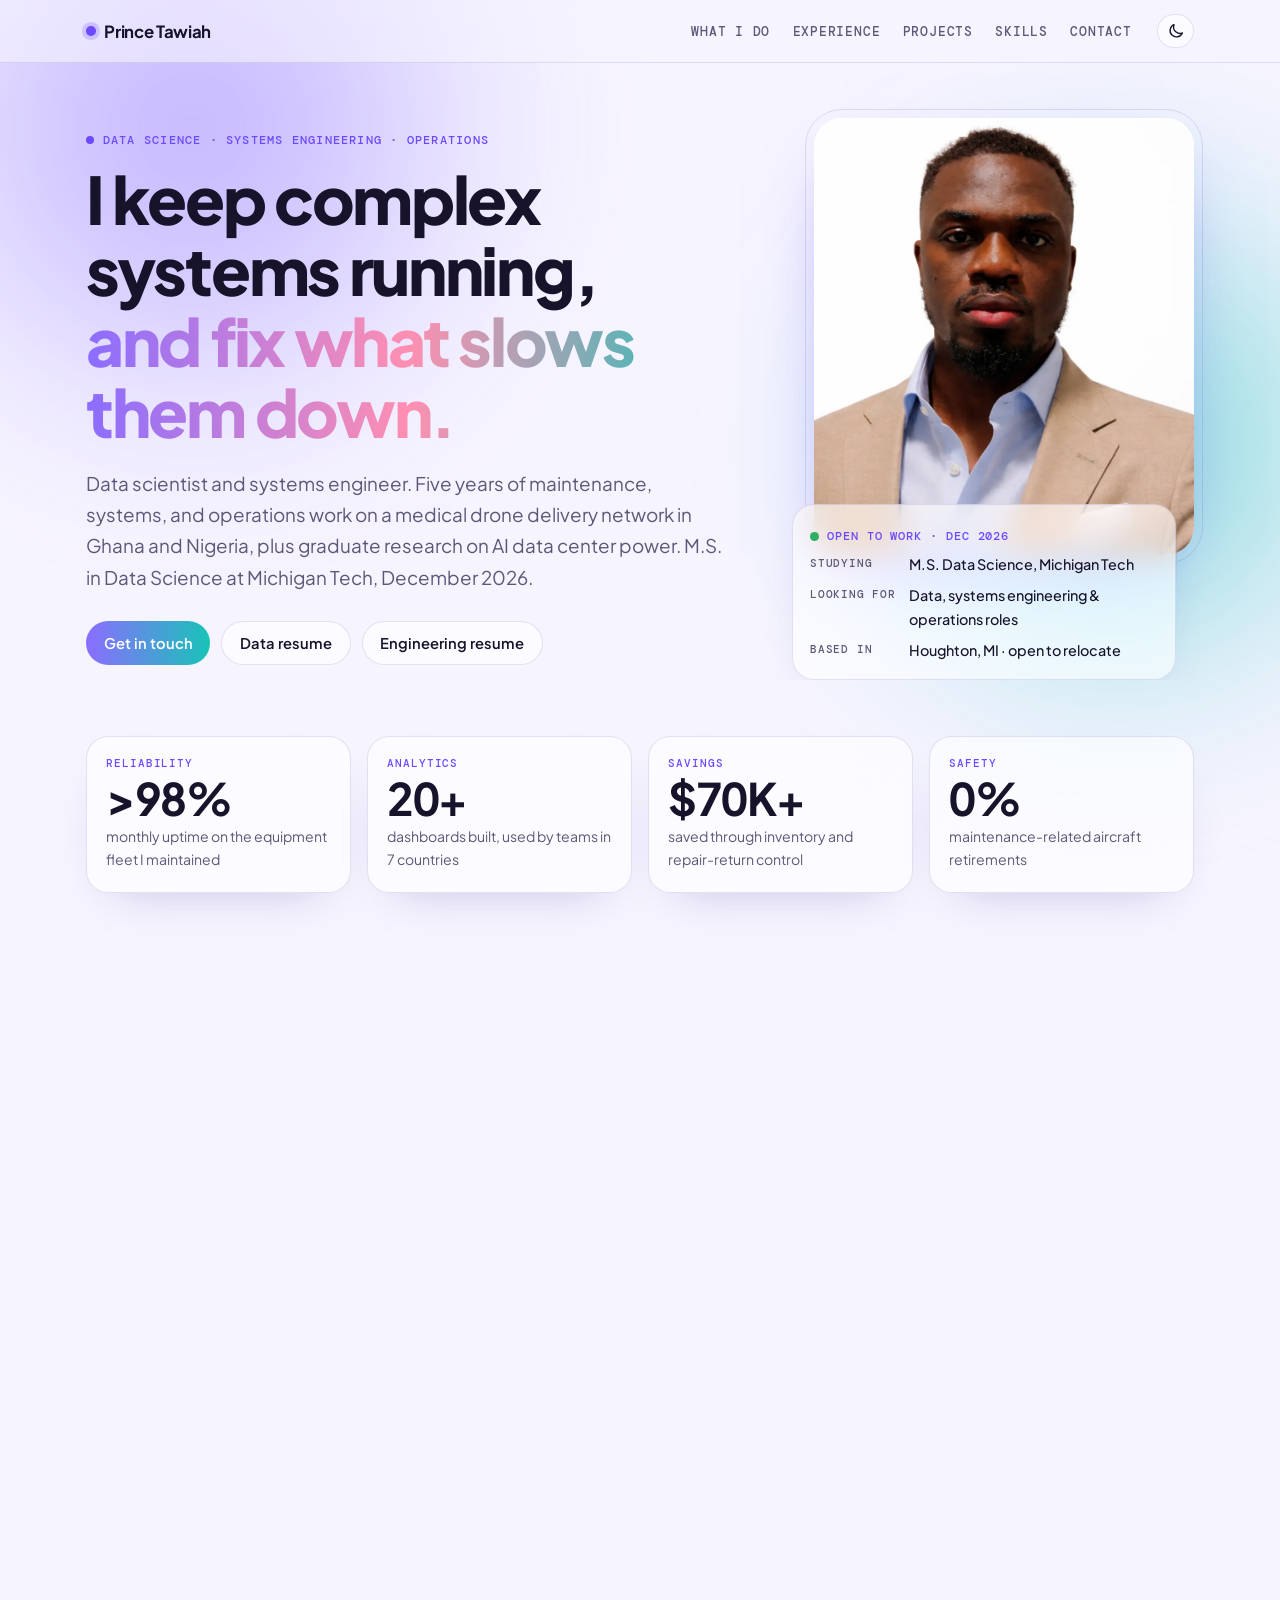
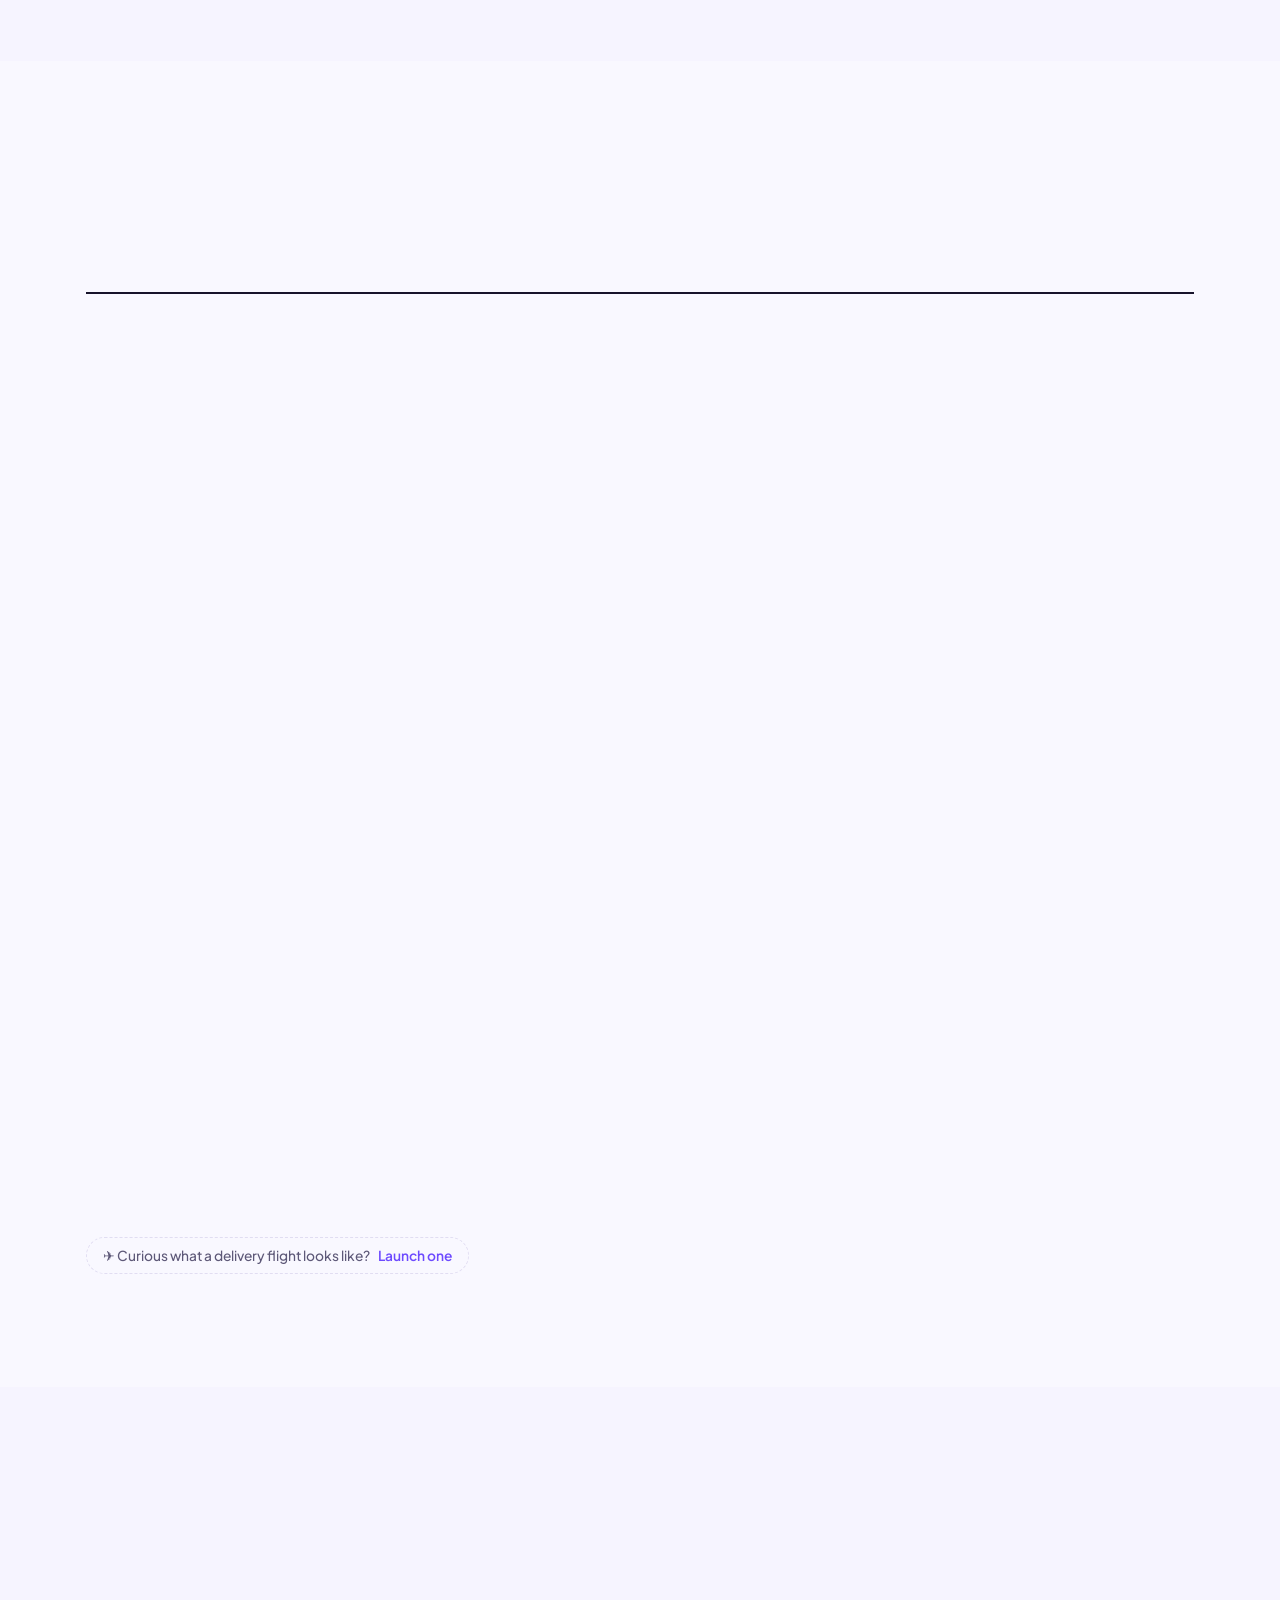
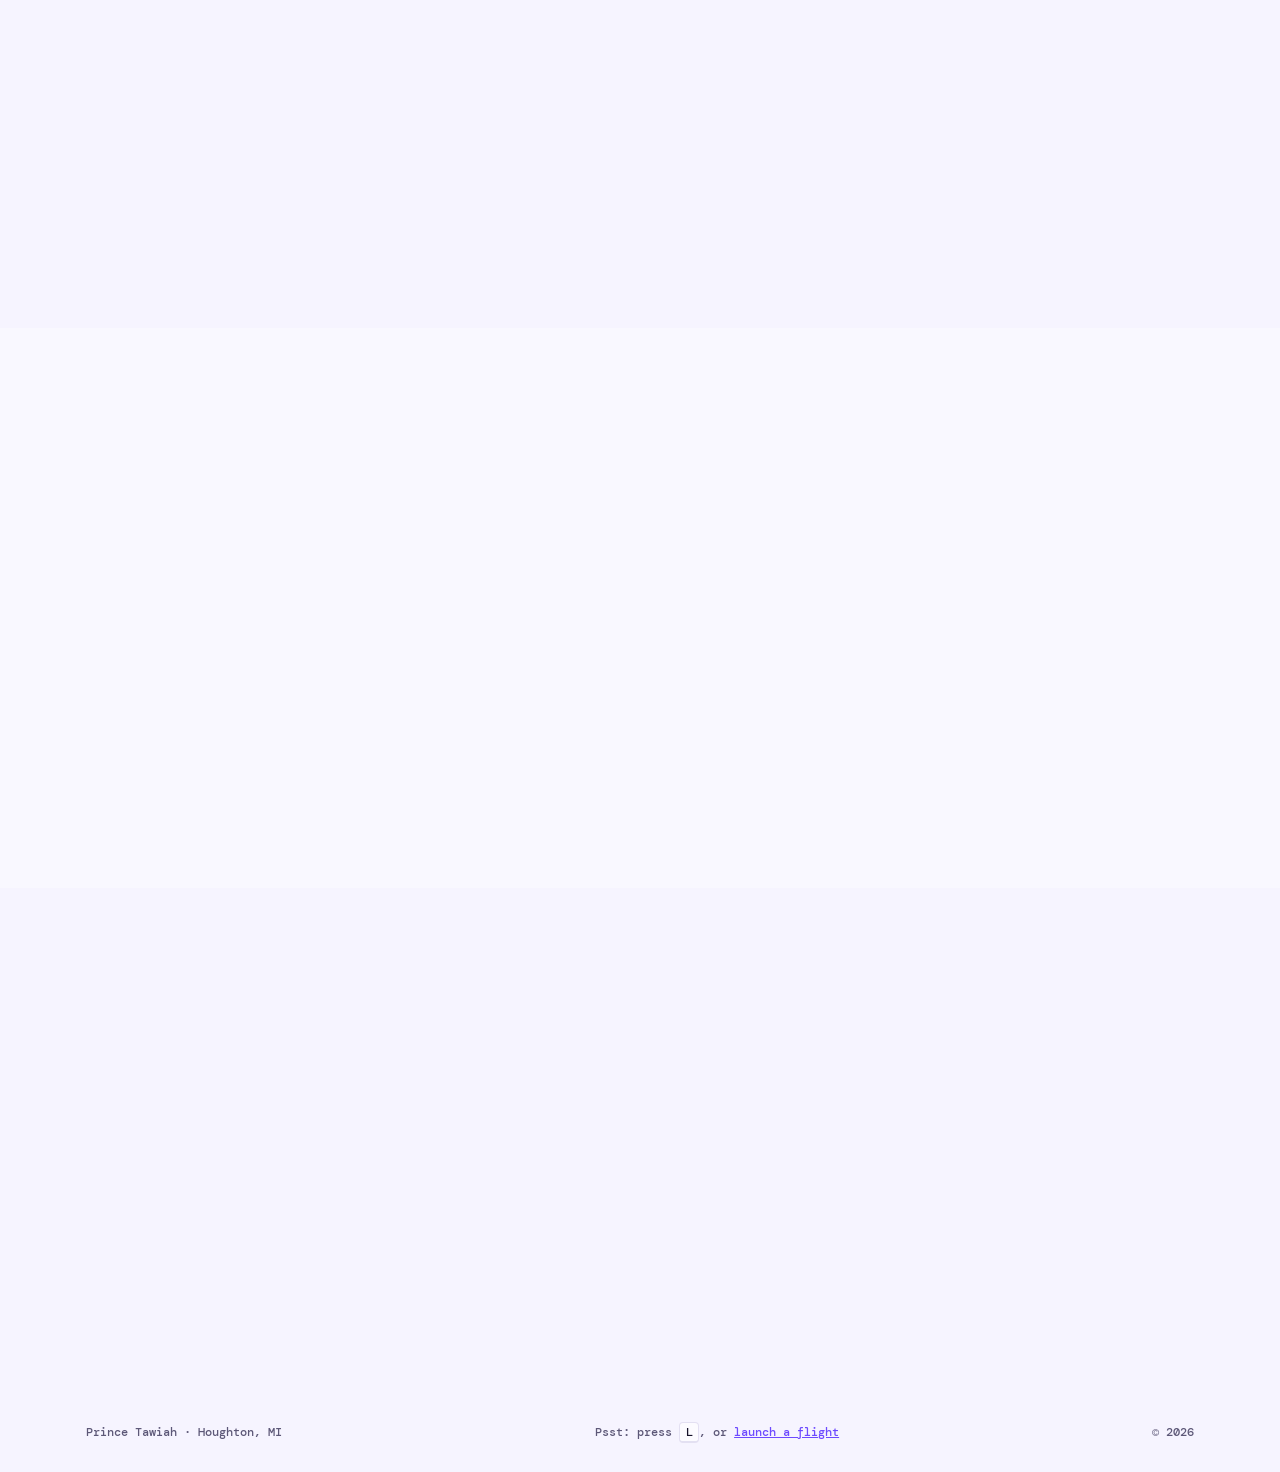
<file: index.html>
<!doctype html><html lang="en"><head><meta charset="utf-8"><meta name="viewport" content="width=device-width,initial-scale=1"><title>Prince Tawiah | Data, Engineering &amp; Operations</title>
<meta name="description" content="Prince Tawiah: data science, field and systems engineering, and flight operations from five years running a drone delivery distribution center in Ghana.">
<link rel="preconnect" href="https://fonts.googleapis.com"><link rel="preconnect" href="https://fonts.gstatic.com" crossorigin>
<link href="https://fonts.googleapis.com/css2?family=Plus+Jakarta+Sans:wght@400;500;600;700;800&family=DM+Mono:wght@500&display=swap" rel="stylesheet">
<link rel="stylesheet" href="style.css">
</head><body><a class="skip" href="#main">Skip to content</a>
<header class="bar">
  <div class="wrap bar-in">
    <a class="mark" href="#top"><span class="dot" aria-hidden="true"></span>Prince Tawiah</a>
    <nav class="menu" id="menu" aria-label="Primary"><a href="#what">What I do</a><a href="#log">Experience</a><a href="#work">Projects</a><a href="#skills">Skills</a><a href="#contact">Contact</a></nav>
    <div class="bar-tools"><button class="tool icon-btn" id="theme" type="button" aria-label="Switch theme"></button><button class="tool menu-btn" id="menu-btn" type="button" aria-expanded="false" aria-controls="menu">Menu</button></div>
  </div>
</header>

<main id="main">
  <section class="hero" id="top">
    <div class="wrap hero-grid">
      <div>
        <p class="kicker"><span class="live" aria-hidden="true"></span>Data science · Systems engineering · Operations</p>
        <h1><span class="sr">I keep complex systems running, and use data to improve reliability.</span><span aria-hidden="true">I keep complex systems running, <em class="rot"><span class="on">and fix what slows them down.</span><span>and catch faults before they fail.</span><span>and lead the teams that maintain them.</span><span>and use data to improve reliability.</span></em></span></h1>
        <p class="lede">Data scientist and systems engineer. Five years of maintenance, systems, and operations work on a medical drone delivery network in Ghana and Nigeria, plus graduate research on AI data center power. M.S. in Data Science at Michigan Tech, December 2026.</p>
        <div class="actions">
          <a class="btn primary" href="#contact">Get in touch</a>
          <a class="btn" href="assets/Prince_Tawiah_Resume_Data.pdf" data-cv="data">Data resume</a>
          <a class="btn" href="assets/Prince_Tawiah_Resume_Engineering.pdf" data-cv="engineering">Engineering resume</a>
        </div>
      </div>
      <figure class="portrait rv">
        <div class="frame"><img src="assets/prince-tawiah-professional.webp" alt="Prince Tawiah" width="900" height="1350"></div>
        <figcaption class="now">
          <span class="status"><i aria-hidden="true"></i>Open to work · Dec 2026</span>
          <dl>
            <div><dt>Studying</dt><dd>M.S. Data Science, Michigan Tech</dd></div>
            <div><dt>Looking for</dt><dd>Data, systems engineering &amp; operations roles</dd></div>
            <div><dt>Based in</dt><dd>Houghton, MI · open to relocate</dd></div>
          </dl>
        </figcaption>
      </figure>
    </div>
  </section>

  <section class="readouts wrap" aria-label="Highlights">
    <div><span class="lbl">Reliability</span><strong data-to="98" data-pre="&gt;" data-suf="%">&gt;98%</strong><span>monthly uptime on the equipment fleet I maintained</span></div>
    <div><span class="lbl">Analytics</span><strong data-to="20" data-suf="+">20+</strong><span>dashboards built, used by teams in 7 countries</span></div>
    <div><span class="lbl">Savings</span><strong data-to="70" data-pre="$" data-suf="K+">$70K+</strong><span>saved through inventory and repair-return control</span></div>
    <div><span class="lbl">Safety</span><strong>0%</strong><span>maintenance-related aircraft retirements</span></div>
  </section>

  <section class="sec wrap" id="what">
    <header class="sec-head"><p class="kicker">01 · What I do</p><h2>Three skill sets, one person.</h2><p>I’m most useful where hardware, operations, and data meet: keeping systems up, finding why they fail, and turning the numbers into decisions.</p></header>
    <div class="caps">
      <article class="cap rv"><span class="n">01</span><h3>Data &amp; analytics</h3><p>SQL, Python, and Spark pipelines; dashboards people actually use; machine learning from computer vision to risk prediction.</p><ul><li>20+ Mode dashboards on Snowflake and Databricks</li><li>Distributed ML on a 10-node Spark cluster</li><li>GPU and facility power modeling research</li></ul></article>
      <article class="cap rv"><span class="n">02</span><h3>Systems &amp; field engineering</h3><p>Hands-on maintenance and troubleshooting across power, networking, communications, battery charging, and control systems.</p><ul><li>Faults traced across hardware, software, and site infrastructure</li><li>Fixes tested with engineering teams</li><li>Multi-site installs brought to go-live in Nigeria</li></ul></article>
      <article class="cap rv"><span class="n">03</span><h3>Operations &amp; leadership</h3><p>Running daily operations under real constraints, leading technicians, and building the processes that keep work safe.</p><ul><li>Interim operations manager</li><li>Incident investigations and SOP changes</li><li>Lockout/tagout and Jira triage workflows</li></ul></article>
    </div>
  </section>

  <section class="sec band" id="log">
    <div class="wrap">
      <header class="sec-head"><p class="kicker">02 · Experience</p><h2>Where I’ve done it.</h2></header>
      <div class="logbook" role="list">
        <div class="entry rv" role="listitem"><span class="when">Expected Dec 2026</span><div><h3>M.S. Data Science <small>Michigan Technological University</small></h3><p>Graduate research on AI data center power demand: modeling GPU and CPU utilization and validating it against measured facility power.</p></div></div>
        <div class="org rv"><span>Zipline · medical drone delivery</span><span>Ghana &amp; Nigeria · 2019–2025</span></div>
        <div class="entry rv" role="listitem"><span class="when">Dec 2019 – Jan 2025</span><div><h3>Maintenance Technician <small>Systems &amp; fleet</small></h3><p>Maintained launch and recovery systems, battery charging, power, network and communications, ground control stations, and the aircraft fleet: &gt;98% monthly uptime and 0% maintenance-related retirements. Supervised and mentored flight technicians.</p></div></div>
        <div class="entry rv" role="listitem"><span class="when">Ghana</span><div><h3>Flight Operator <small>Operations</small></h3><p>Launches, recoveries, mission monitoring, weather go/no-go calls, and coordination with air traffic control and the Ghana Air Force. Mentored new operators. Best Flight Operator, 2023.</p></div></div>
        <div class="entry rv" role="listitem"><span class="when">Jan 2022 – Dec 2024</span><div><h3>Interim Operations Manager <small>Leadership</small></h3><p>Ran daily operations and the team through leadership gaps while keeping delivery targets.</p></div></div>
        <div class="entry rv" role="listitem"><span class="when">Jan 2022 – Oct 2022</span><div><h3>Systems Installation Lead <small>Deployment · Nigeria</small></h3><p>Brought up multiple new sites, leading battery charging installation through go-live.</p></div></div>
        <div class="entry rv" role="listitem"><span class="when">Feb 2023 – Mar 2024</span><div><h3>Quartermaster <small>Supply</small></h3><p>Spare-parts inventory and repair returns: 100% accuracy, zero stockouts, $70K+ saved.</p></div></div>
        <div class="entry rv" role="listitem"><span class="when">2017</span><div><h3>Intern Engineer <small>Ghana Grid Company</small></h3><p>Internship with Ghana’s national electricity transmission company during my telecommunication engineering degree.</p></div></div>
      </div>
      <button class="egg-hint" type="button" data-launch>✈ Curious what a delivery flight looks like? <span>Launch one</span></button>
    </div>
  </section>

  <section class="sec wrap" id="work">
    <header class="sec-head"><p class="kicker">03 · Projects</p><h2>Selected work.</h2></header>
    <div class="cards">
      <a class="card rv" target="_blank" rel="noreferrer"><span class="tag">Research</span><h3>AI data center power model</h3><p>Marconi100 telemetry replayed through a stage-aware GPU power model and validated against measured facility power.</p></a>
      <a class="card rv" href="https://github.com/tbless19/galamsey-cnn-classifier" target="_blank" rel="noreferrer"><span class="tag">Computer vision</span><h3>Galamsey classifier</h3><p>Leakage-safe CNN detecting illegal gold mining in satellite imagery: 96.7% test accuracy, about 0.99 ROC-AUC.</p><span class="go">Repository ↗</span></a>
      <a class="card rv" href="https://github.com/tbless19/CVD_-Risk_Prediction_Analysis" target="_blank" rel="noreferrer"><span class="tag">Apache Spark</span><h3>Cardiovascular risk prediction</h3><p>Five distributed ML pipelines on a 10-node Spark cluster, up to 5× faster than single-node.</p><span class="go">Repository ↗</span></a>
    </div>
  </section>

  <section class="sec band" id="skills">
    <div class="wrap split">
      <div>
        <p class="kicker">04 · Skills &amp; education</p>
        <h2>Toolkit.</h2>
        <div class="skill-groups">
          <div><h3>Data</h3><ul class="chips"><li>Python</li><li>SQL</li><li>R</li><li>Spark</li><li>Snowflake</li><li>Databricks</li><li>BigQuery</li><li>TensorFlow</li><li>scikit-learn</li><li>Mode</li><li>Power BI</li></ul></div>
          <div><h3>Engineering &amp; operations</h3><ul class="chips"><li>Electrical &amp; power systems</li><li>Networking &amp; comms</li><li>Troubleshooting</li><li>Preventive maintenance</li><li>Lockout/tagout</li><li>Jira</li><li>SOPs &amp; incident review</li></ul></div>
        </div>
      </div>
      <div class="edu">
        <div class="rv"><span class="tag">Education</span><h3>M.S. Data Science</h3><p>Michigan Technological University · Expected Dec 2026</p></div>
        <div class="rv"><span class="tag">Education</span><h3>B.Sc. Telecommunication Engineering</h3><p>KNUST, Kumasi · 2018</p></div>
      </div>
    </div>
  </section>

  <section class="sec wrap" id="contact">
    <div class="cta rv">
      <div><p class="kicker">05 · Contact</p><h2>Let’s build something reliable.</h2><p>Open to data, field and systems engineering, data center, and operations roles. Happy to relocate.</p></div>
      <div class="reach">
        <a href="mailto:ptawiah.st@gmail.com"><span>Email</span>ptawiah.st@gmail.com</a>
        <a href="https://www.linkedin.com/in/ptawia3" target="_blank" rel="noreferrer"><span>LinkedIn</span>linkedin.com/in/ptawia3</a>
        <a href="https://github.com/tbless19" target="_blank" rel="noreferrer"><span>GitHub</span>github.com/tbless19</a>
      </div>
    </div>
  </section>
</main>
<footer class="foot wrap"><span>Prince Tawiah · Houghton, MI</span><span class="psst">Psst: press <kbd>L</kbd>, or <button type="button" class="linkish" data-launch>launch a flight</button></span><span>© <span id="yr">2026</span></span></footer>

<dialog class="flight" id="flight" aria-labelledby="flight-title">
  <div class="flight-head">
    <div><p class="kicker">Hidden hangar</p><h2 id="flight-title">A delivery flight, the way I used to run them.</h2></div>
    <button class="tool" type="button" id="flight-close">Close</button>
  </div>
  <p class="flight-sub">At Zipline I kept every stage of this loop working: the launcher, the aircraft, the recovery system, and the charging, power, and network gear behind them.</p>
  <figure class="profile" aria-label="Animated mission profile: launch, cruise, drop, return, recover">
    <svg id="mp" viewBox="0 50 1200 290" role="img" aria-hidden="true">
        <defs>
          <pattern id="hatch" width="8" height="8" patternUnits="userSpaceOnUse" patternTransform="rotate(45)"><line x1="0" y1="0" x2="0" y2="8" class="hatch"/></pattern>
        </defs>
        <line x1="0" y1="318" x2="1200" y2="318" class="ground"/>
        <rect x="0" y="318" width="1200" height="22" fill="url(#hatch)"/>
        <!-- launcher -->
        <g class="rig"><path d="M56 316 L150 286" class="rail"/><path d="M70 316 L76 300 M110 316 L112 296 M140 316 L140 289" class="leg"/><rect x="40" y="306" width="34" height="12" rx="2" class="box"/></g>
        <!-- facility -->
        <g class="facility" transform="translate(712 278)"><path d="M0 40 V14 L26 0 L52 14 V40 Z" class="bld"/><path d="M22 18 h8 v6 h6 v8 h-6 v6 h-8 v-6 h-6 v-8 h6 z" class="cross"/></g>
        <circle cx="738" cy="316" r="16" class="zone"/>
        <!-- recovery -->
        <g class="rig"><path d="M1096 318 V206 M1176 318 V206" class="post"/><path id="wire" d="M1096 214 L1176 214" class="wire"/></g>
        <!-- path -->
        <path id="route" d="M150 286 C 230 226, 270 120, 380 112 L 560 112 C 630 112, 650 176, 712 176 L 770 176 C 840 176, 860 100, 940 100 L 990 100 C 1050 100, 1090 170, 1136 214" class="route"/>
        <path id="trail" d="M150 286 C 230 226, 270 120, 380 112 L 560 112 C 630 112, 650 176, 712 176 L 770 176 C 840 176, 860 100, 940 100 L 990 100 C 1050 100, 1090 170, 1136 214" class="trail" pathLength="1000"/>
        <!-- package with paper drogue -->
        <g id="pkg" opacity="0"><path d="M-12 -26 Q0 -40 12 -26 Z" class="canopy"/><path d="M-11 -26 L-3 -6 M11 -26 L3 -6" class="lines"/><rect x="-6" y="-6" width="12" height="10" rx="1.5" class="box"/></g>
        <!-- aircraft, side view: pod body, high straight wing, wing-mounted prop, boom, tail, tailhook -->
        <g id="zip">
          <g class="ac">
            <path d="M-39.5 -0.6 L-39.1 -10.3 L-33.8 -10.3 L-31.4 -0.6 Z" class="fin"/>
            <path d="M-40.6 2.4 L-36.5 -0.2" class="hook"/>
            <path d="M-15 -1.9 L-15 -8.6 L-9.6 -8.6 L-10.2 -6 Q-10 -3.2 -7 -3 Z" class="pylon"/>
            <path d="M28.8 0 C28.8 -3.2 22 -4.5 10 -4.4 C0 -4.2 -8 -2 -17.4 -0.6 L-41.5 -0.5 L-41.5 0.7 L-17.4 0.8 C-8 2.6 0 4.8 10 4.8 C22 4.8 28.8 3.2 28.8 0 Z" class="pod"/>
            <path d="M5 -4.35 Q11 -6.3 18 -4.3 Q11 -4.8 5 -4.35 Z" class="canopy-top"/>
            <rect x="19.2" y="4.4" width="1.6" height="1.6" rx=".4" class="tab"/>
            <rect x="-17.4" y="-9.7" width="11" height="2.1" rx="1" class="nacelle"/>
            <ellipse cx="-18" cy="-8.65" rx=".75" ry="5.8" class="prop"/>
            <ellipse cx="-5.8" cy="-8.65" rx=".75" ry="5.8" class="prop"/>
          </g>
        </g>
      </svg>
    <ol class="phases" id="phase-legend">
      <li data-p="0"><b>T+00</b>Launch</li>
      <li data-p="1"><b>Cruise</b>Monitor</li>
      <li data-p="2"><b>Drop</b>Deliver</li>
      <li data-p="3"><b>Return</b>Inbound</li>
      <li data-p="4"><b>Recover</b>Catch</li>
    </ol>
    <figcaption>Illustration: the aircraft launches from a catapult, drops its package under a paper parachute, and is caught by its tailhook on a recovery wire.</figcaption>
  </figure>
</dialog>

<dialog class="cv" id="cv" aria-labelledby="cv-title">
  <div class="cv-head">
    <div class="cv-tabs" role="tablist" aria-label="Resume version">
      <button type="button" role="tab" data-cv-tab="data" aria-selected="true">Data</button>
      <button type="button" role="tab" data-cv-tab="engineering" aria-selected="false">Engineering</button>
    </div>
    <h2 id="cv-title" class="sr">Resume preview</h2>
    <div class="cv-actions">
      <button type="button" class="btn primary" id="cv-dl">Download PDF</button>
      <a class="btn cv-open" id="cv-open" href="assets/Prince_Tawiah_Resume_Data.pdf" target="_blank" rel="noopener">Open in new tab</a>
      <button type="button" class="tool" id="cv-close" aria-label="Close resume preview">Close</button>
    </div>
  </div>
  <p class="cv-msg" id="cv-msg" role="status" hidden></p>
  <div class="cv-page"><img id="cv-img" src="assets/resume_data.webp" alt="Prince Tawiah, data resume, page 1" width="1445" height="1870"><p class="cv-hint">Tap the page to zoom</p></div>
</dialog>
<script src="site.js"></script>
</body></html>
</file>
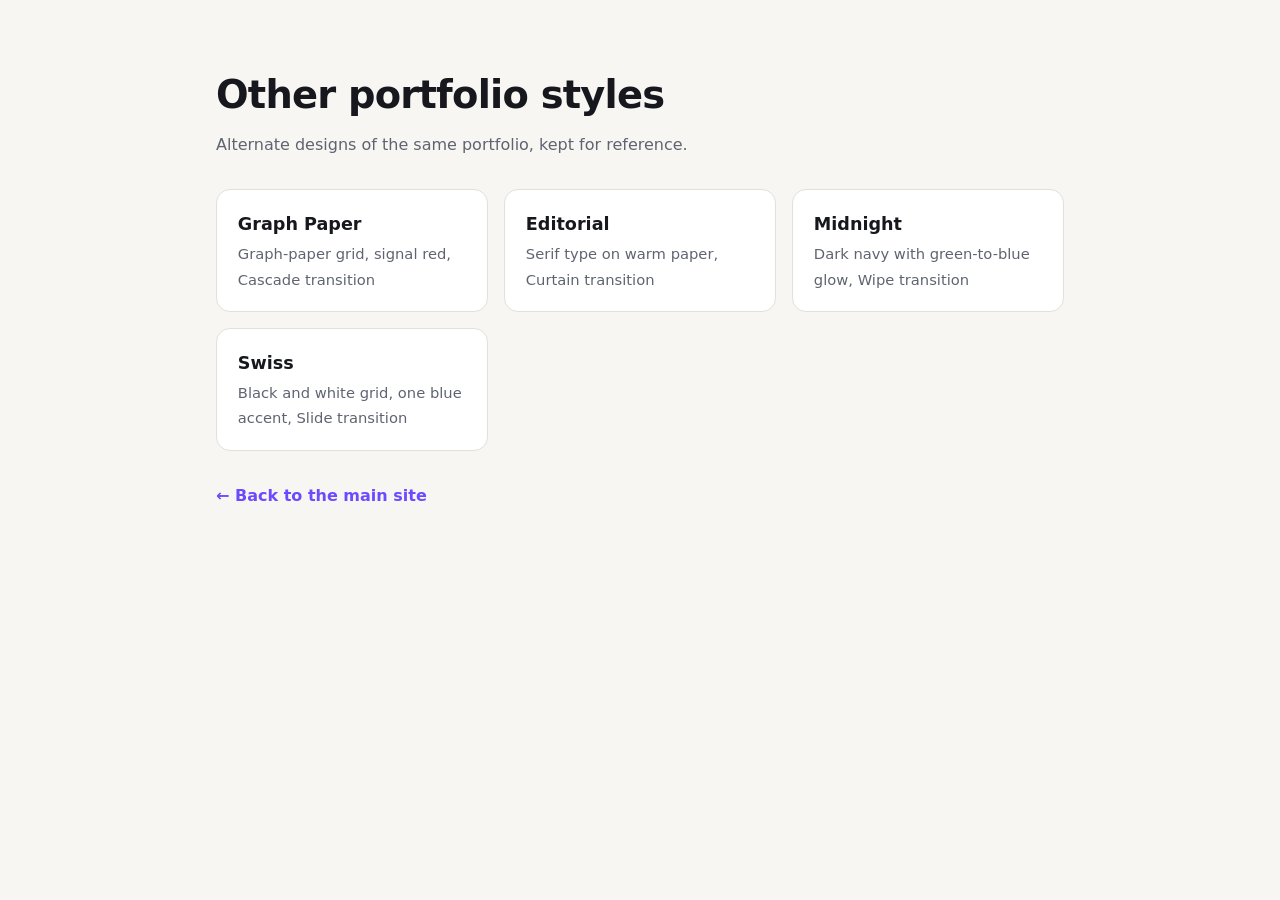
<file: styles/index.html>
<!doctype html>
<html lang="en">
<head>
<meta charset="utf-8">
<meta name="viewport" content="width=device-width,initial-scale=1">
<meta name="robots" content="noindex">
<title>Portfolio styles | Prince Tawiah</title>
<style>
:root{--bg:#f7f6f2;--panel:#fff;--ink:#16181d;--muted:#5f6470;--line:#e2e0d8;--sig:#6d4aff}
@media (prefers-color-scheme:dark){:root{--bg:#0e0f14;--panel:#171922;--ink:#eceef4;--muted:#9aa0ae;--line:#272a36;--sig:#a48bff}}
*{box-sizing:border-box}
body{margin:0;background:var(--bg);color:var(--ink);font:400 1rem/1.6 system-ui,-apple-system,"Segoe UI",Arial,sans-serif}
main{width:min(880px,100%);margin:0 auto;padding:clamp(2rem,6vw,4rem) 16px}
h1{font-size:clamp(1.8rem,4vw,2.4rem);letter-spacing:-.02em;margin:0 0 .4rem}
p{color:var(--muted);margin:0 0 2rem}
ul{list-style:none;padding:0;margin:0;display:grid;grid-template-columns:repeat(auto-fit,minmax(240px,1fr));gap:1rem}
a.card{display:block;text-decoration:none;color:inherit;background:var(--panel);border:1px solid var(--line);border-radius:14px;padding:1.2rem 1.3rem;transition:transform .2s,border-color .2s}
a.card:hover{transform:translateY(-3px);border-color:var(--sig)}
a.card b{display:block;font-size:1.1rem;margin-bottom:.2rem}
a.card span{color:var(--muted);font-size:.92rem}
.back{display:inline-block;margin-top:2rem;color:var(--sig);font-weight:600;text-decoration:none}
</style>
</head>
<body>
<main>
  <h1>Other portfolio styles</h1>
  <p>Alternate designs of the same portfolio, kept for reference.</p>
  <ul>
    <li><a class="card" href="graph-paper/"><b>Graph Paper</b><span>Graph-paper grid, signal red, Cascade transition</span></a></li>
    <li><a class="card" href="editorial/"><b>Editorial</b><span>Serif type on warm paper, Curtain transition</span></a></li>
    <li><a class="card" href="midnight/"><b>Midnight</b><span>Dark navy with green-to-blue glow, Wipe transition</span></a></li>
    <li><a class="card" href="swiss/"><b>Swiss</b><span>Black and white grid, one blue accent, Slide transition</span></a></li>
  </ul>
  <a class="back" href="../">← Back to the main site</a>
</main>
</body>
</html>
</file>
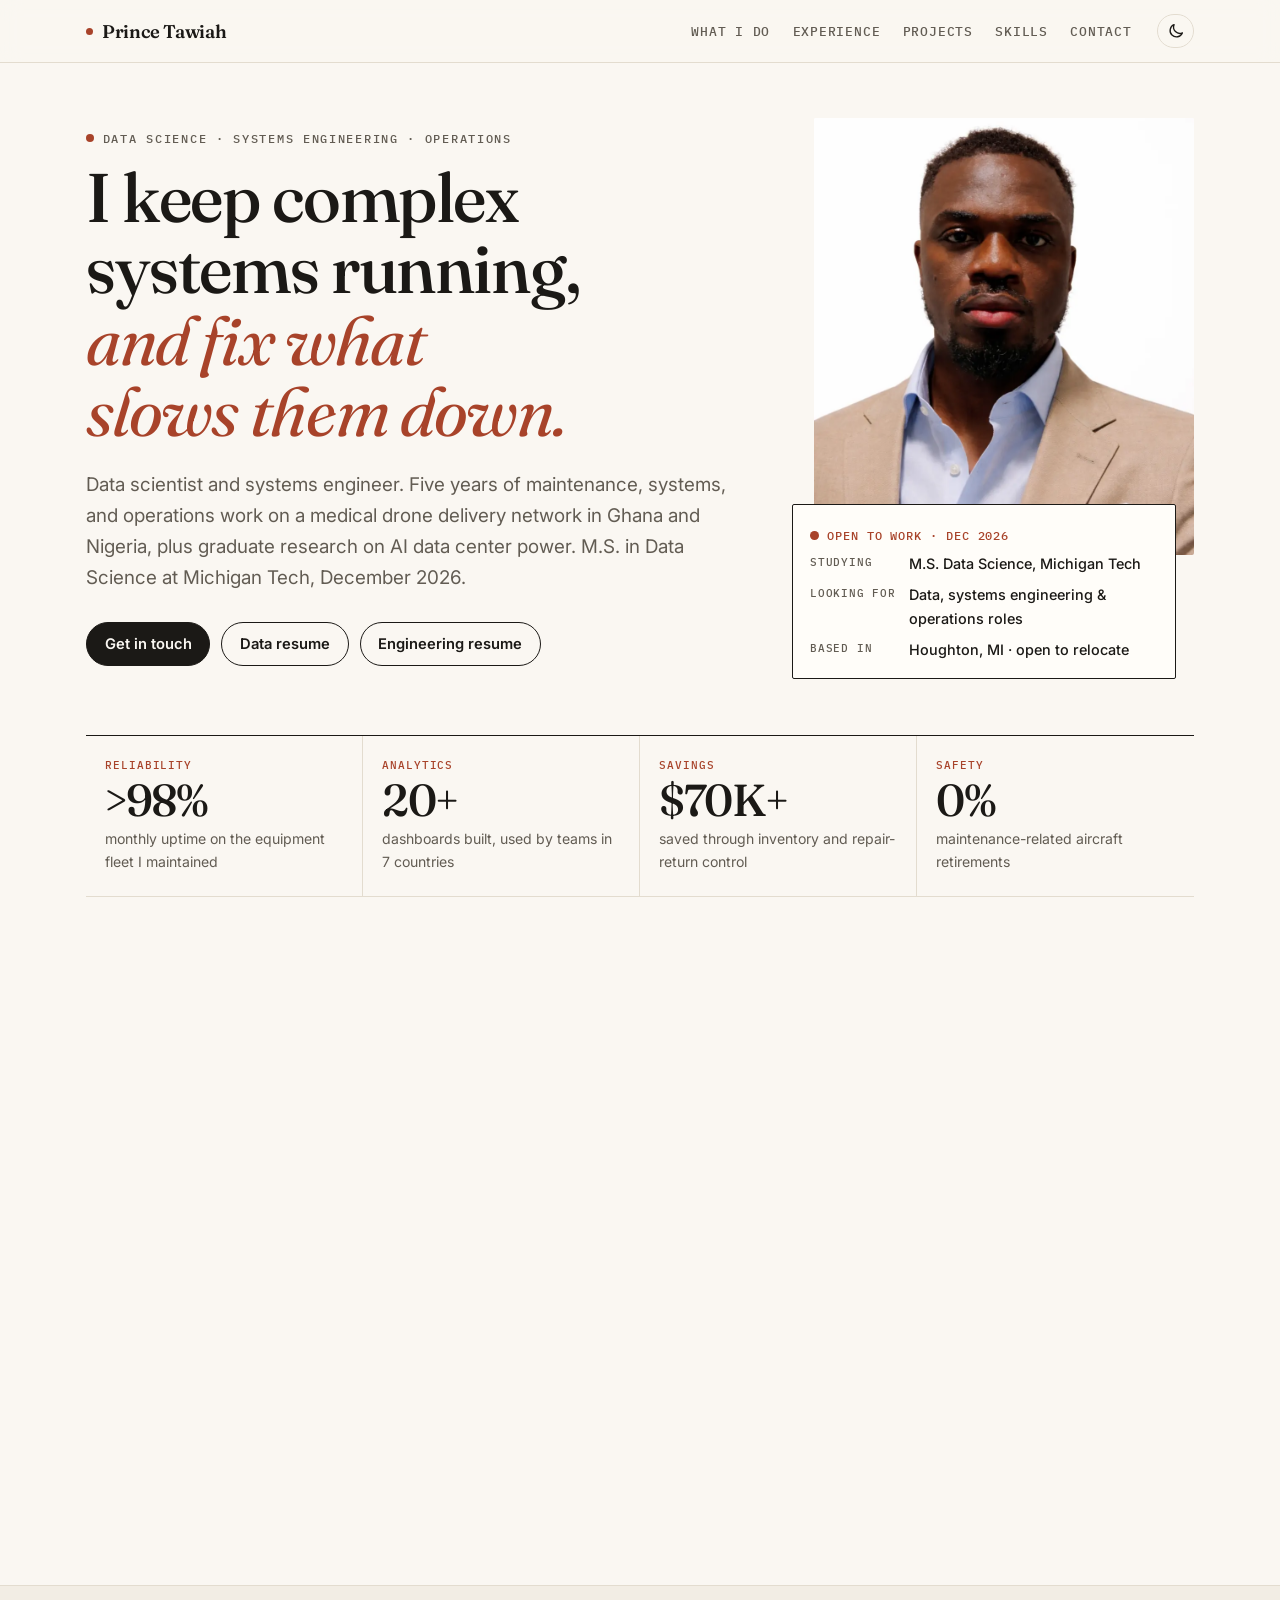
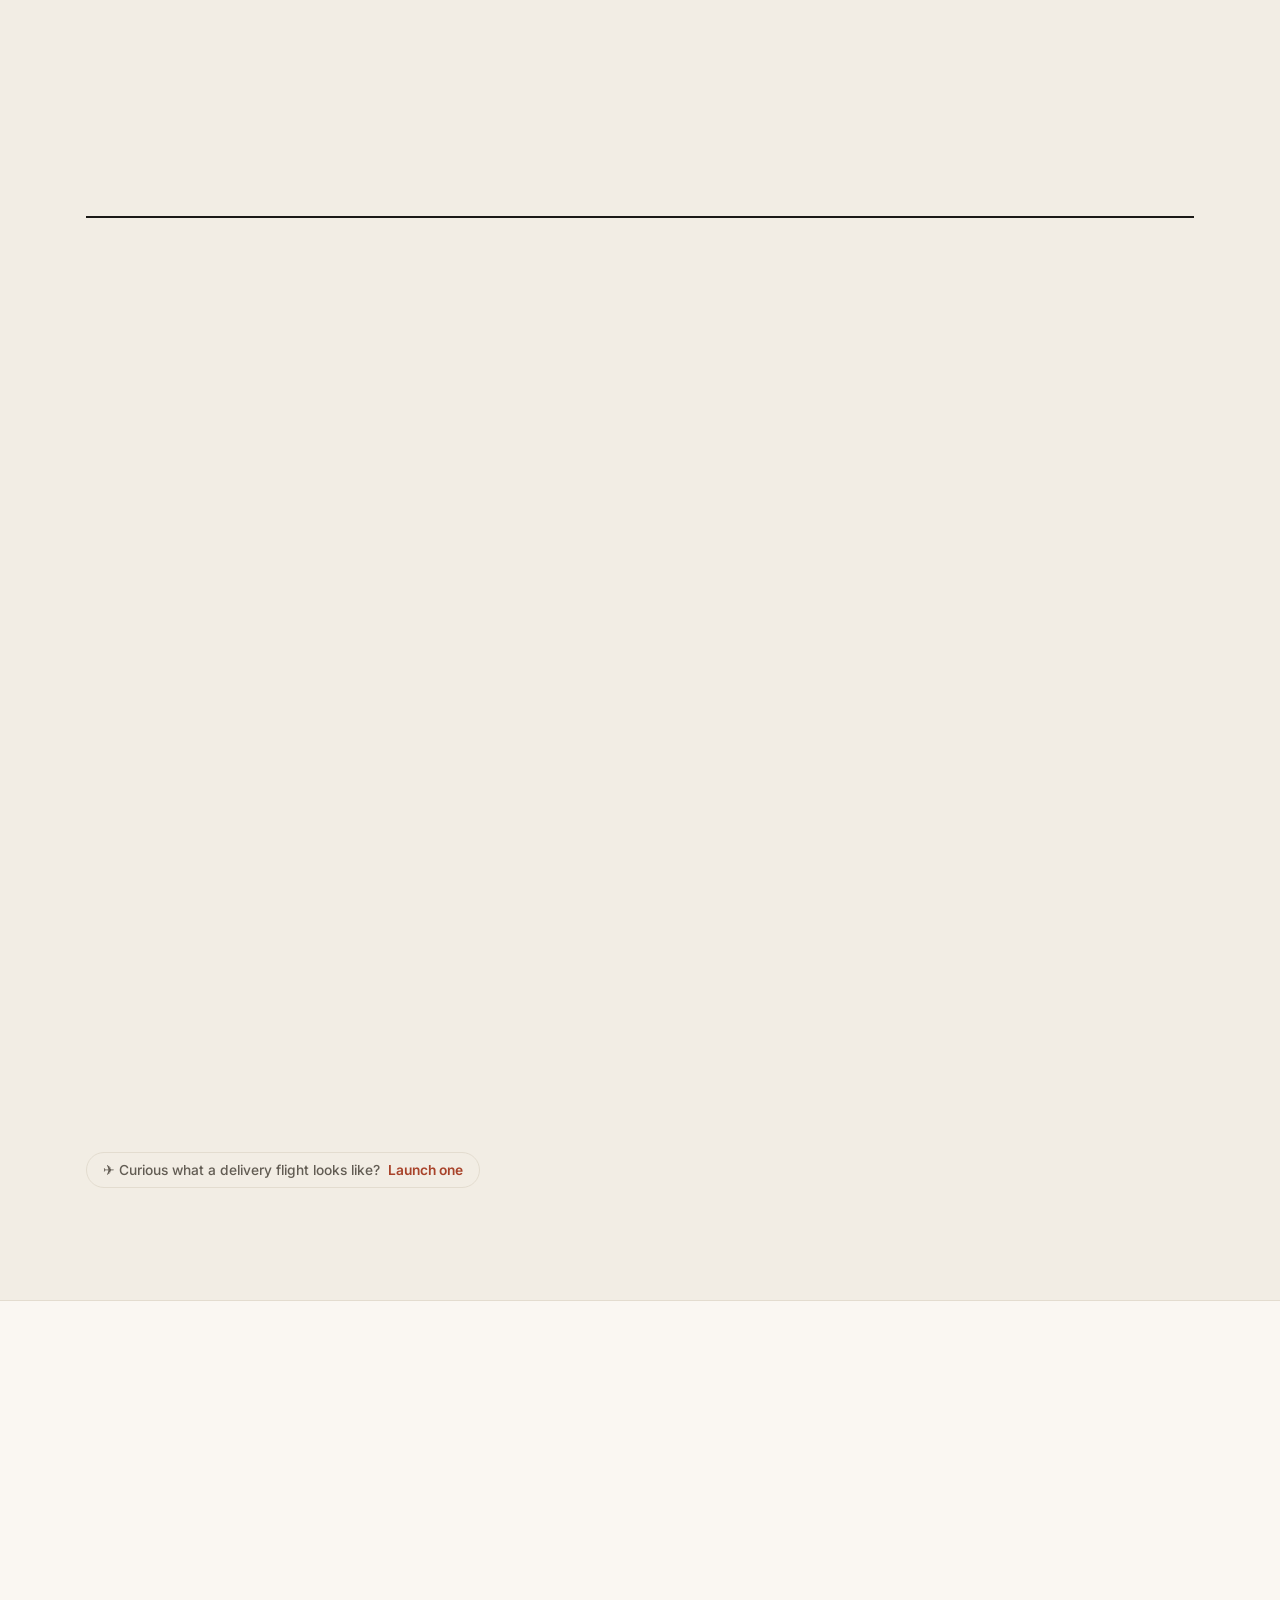
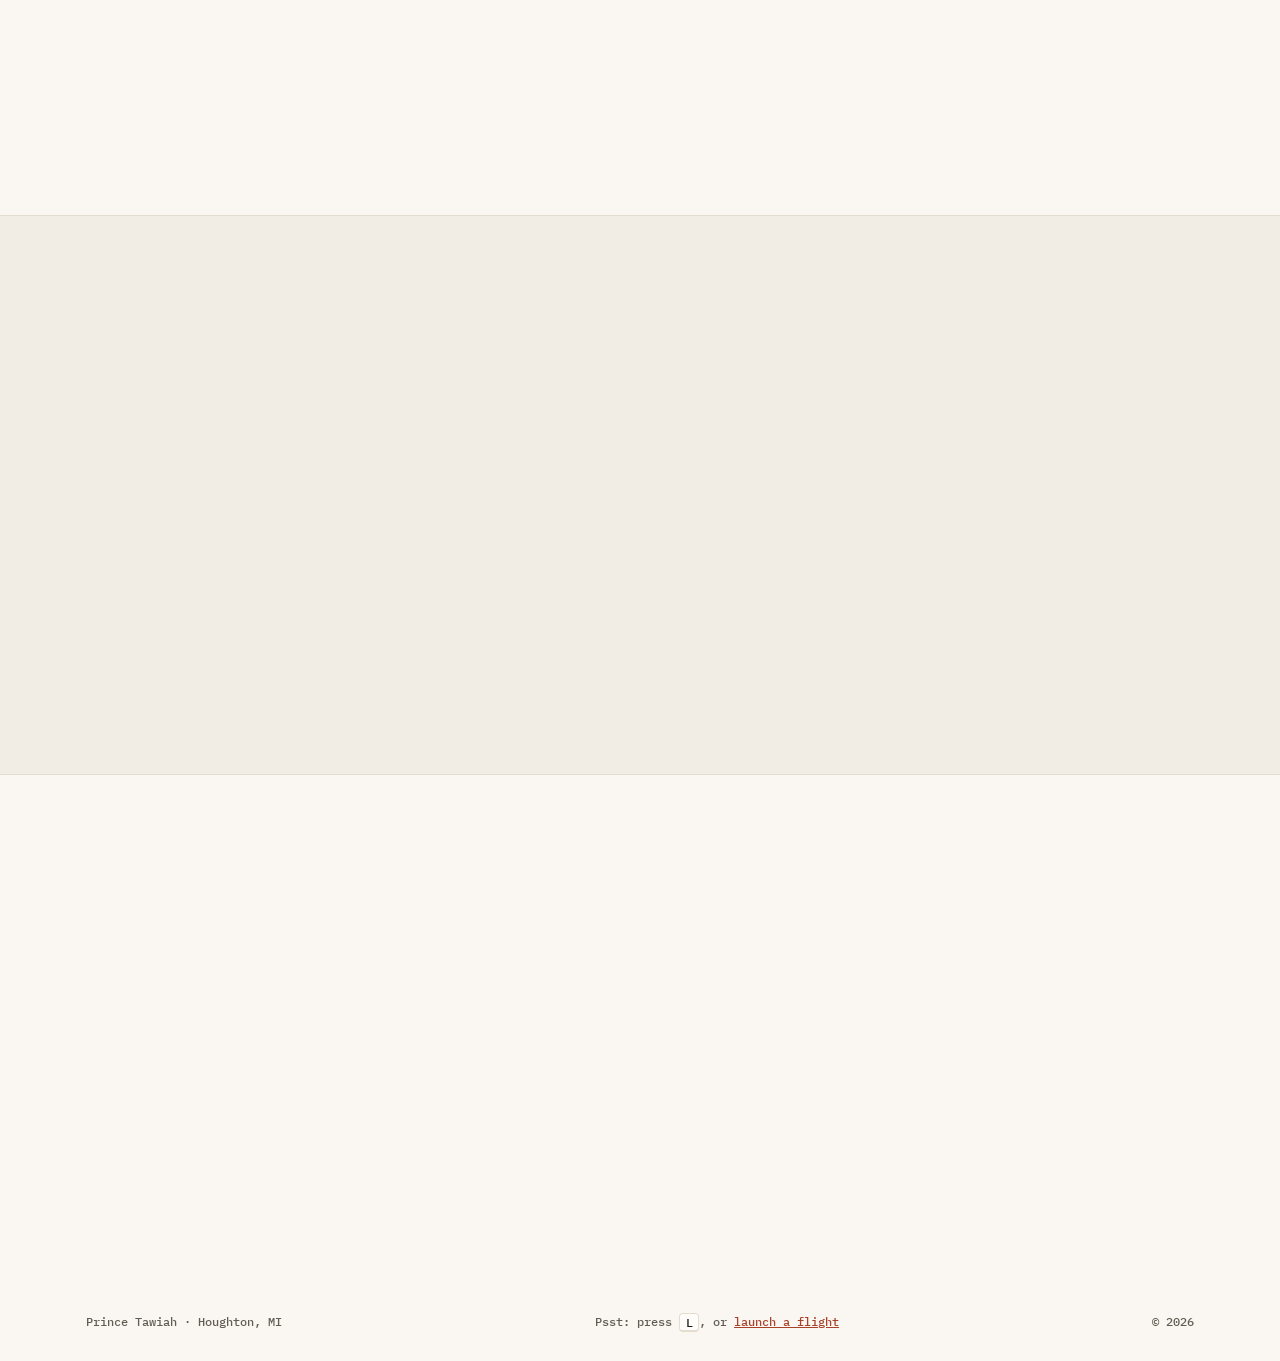
<file: styles/editorial/index.html>
<!doctype html><html lang="en"><head><meta charset="utf-8"><meta name="viewport" content="width=device-width,initial-scale=1"><meta name="robots" content="noindex"><title>Prince Tawiah | Data, Engineering &amp; Operations</title>
<meta name="description" content="Prince Tawiah: data science, field and systems engineering, and flight operations from five years running a drone delivery distribution center in Ghana.">
<link rel="preconnect" href="https://fonts.googleapis.com"><link rel="preconnect" href="https://fonts.gstatic.com" crossorigin>
<link href="https://fonts.googleapis.com/css2?family=Fraunces:ital,opsz,wght@0,9..144,500;0,9..144,600;1,9..144,400&family=Inter:wght@400;500;600&family=IBM+Plex+Mono:wght@500&display=swap" rel="stylesheet">
<link rel="stylesheet" href="style.css">
</head><body><a class="skip" href="#main">Skip to content</a>
<header class="bar">
  <div class="wrap bar-in">
    <a class="mark" href="#top"><span class="dot" aria-hidden="true"></span>Prince Tawiah</a>
    <nav class="menu" id="menu" aria-label="Primary"><a href="#what">What I do</a><a href="#log">Experience</a><a href="#work">Projects</a><a href="#skills">Skills</a><a href="#contact">Contact</a></nav>
    <div class="bar-tools"><button class="tool icon-btn" id="theme" type="button" aria-label="Switch theme"></button><button class="tool menu-btn" id="menu-btn" type="button" aria-expanded="false" aria-controls="menu">Menu</button></div>
  </div>
</header>

<main id="main">
  <section class="hero" id="top">
    <div class="wrap hero-grid">
      <div>
        <p class="kicker"><span class="live" aria-hidden="true"></span>Data science · Systems engineering · Operations</p>
        <h1><span class="sr">I keep complex systems running, and use data to improve reliability.</span><span aria-hidden="true">I keep complex systems running, <em class="rot"><span class="on">and fix what slows them down.</span><span>and catch faults before they fail.</span><span>and lead the teams that maintain them.</span><span>and use data to improve reliability.</span></em></span></h1>
        <p class="lede">Data scientist and systems engineer. Five years of maintenance, systems, and operations work on a medical drone delivery network in Ghana and Nigeria, plus graduate research on AI data center power. M.S. in Data Science at Michigan Tech, December 2026.</p>
        <div class="actions">
          <a class="btn primary" href="#contact">Get in touch</a>
          <a class="btn" href="../../assets/Prince_Tawiah_Resume_Data.pdf" data-cv="data">Data resume</a>
          <a class="btn" href="../../assets/Prince_Tawiah_Resume_Engineering.pdf" data-cv="engineering">Engineering resume</a>
        </div>
      </div>
      <figure class="portrait rv">
        <div class="frame"><img src="../../assets/prince-tawiah-professional.webp" alt="Prince Tawiah" width="900" height="1350"></div>
        <figcaption class="now">
          <span class="status"><i aria-hidden="true"></i>Open to work · Dec 2026</span>
          <dl>
            <div><dt>Studying</dt><dd>M.S. Data Science, Michigan Tech</dd></div>
            <div><dt>Looking for</dt><dd>Data, systems engineering &amp; operations roles</dd></div>
            <div><dt>Based in</dt><dd>Houghton, MI · open to relocate</dd></div>
          </dl>
        </figcaption>
      </figure>
    </div>
  </section>

  <section class="readouts wrap" aria-label="Highlights">
    <div><span class="lbl">Reliability</span><strong data-to="98" data-pre="&gt;" data-suf="%">&gt;98%</strong><span>monthly uptime on the equipment fleet I maintained</span></div>
    <div><span class="lbl">Analytics</span><strong data-to="20" data-suf="+">20+</strong><span>dashboards built, used by teams in 7 countries</span></div>
    <div><span class="lbl">Savings</span><strong data-to="70" data-pre="$" data-suf="K+">$70K+</strong><span>saved through inventory and repair-return control</span></div>
    <div><span class="lbl">Safety</span><strong>0%</strong><span>maintenance-related aircraft retirements</span></div>
  </section>

  <section class="sec wrap" id="what">
    <header class="sec-head"><p class="kicker">01 · What I do</p><h2>Three skill sets, one person.</h2><p>I’m most useful where hardware, operations, and data meet: keeping systems up, finding why they fail, and turning the numbers into decisions.</p></header>
    <div class="caps">
      <article class="cap rv"><span class="n">01</span><h3>Data &amp; analytics</h3><p>SQL, Python, and Spark pipelines; dashboards people actually use; machine learning from computer vision to risk prediction.</p><ul><li>20+ Mode dashboards on Snowflake and Databricks</li><li>Distributed ML on a 10-node Spark cluster</li><li>GPU and facility power modeling research</li></ul></article>
      <article class="cap rv"><span class="n">02</span><h3>Systems &amp; field engineering</h3><p>Hands-on maintenance and troubleshooting across power, networking, communications, battery charging, and control systems.</p><ul><li>Faults traced across hardware, software, and site infrastructure</li><li>Fixes tested with engineering teams</li><li>Multi-site installs brought to go-live in Nigeria</li></ul></article>
      <article class="cap rv"><span class="n">03</span><h3>Operations &amp; leadership</h3><p>Running daily operations under real constraints, leading technicians, and building the processes that keep work safe.</p><ul><li>Interim operations manager</li><li>Incident investigations and SOP changes</li><li>Lockout/tagout and Jira triage workflows</li></ul></article>
    </div>
  </section>

  <section class="sec band" id="log">
    <div class="wrap">
      <header class="sec-head"><p class="kicker">02 · Experience</p><h2>Where I’ve done it.</h2></header>
      <div class="logbook" role="list">
        <div class="entry rv" role="listitem"><span class="when">Expected Dec 2026</span><div><h3>M.S. Data Science <small>Michigan Technological University</small></h3><p>Graduate research on AI data center power demand: modeling GPU and CPU utilization and validating it against measured facility power. GPA 3.66.</p></div></div>
        <div class="org rv"><span>Zipline · medical drone delivery</span><span>Ghana &amp; Nigeria · 2019–2025</span></div>
        <div class="entry rv" role="listitem"><span class="when">Dec 2019 – Jan 2025</span><div><h3>Maintenance Technician <small>Systems &amp; fleet</small></h3><p>Maintained launch and recovery systems, battery charging, power, network and communications, ground control stations, and the aircraft fleet: &gt;98% monthly uptime and 0% maintenance-related retirements. Supervised and mentored flight technicians.</p></div></div>
        <div class="entry rv" role="listitem"><span class="when">Ghana</span><div><h3>Flight Operator <small>Operations</small></h3><p>Launches, recoveries, mission monitoring, weather go/no-go calls, and coordination with air traffic control and the Ghana Air Force. Mentored new operators. Best Flight Operator, 2023.</p></div></div>
        <div class="entry rv" role="listitem"><span class="when">Jan 2022 – Dec 2024</span><div><h3>Interim Operations Manager <small>Leadership</small></h3><p>Ran daily operations and the team through leadership gaps while keeping delivery targets.</p></div></div>
        <div class="entry rv" role="listitem"><span class="when">Jan 2022 – Oct 2022</span><div><h3>Systems Installation Lead <small>Deployment · Nigeria</small></h3><p>Brought up multiple new sites, leading battery charging installation through go-live.</p></div></div>
        <div class="entry rv" role="listitem"><span class="when">Feb 2023 – Mar 2024</span><div><h3>Quartermaster <small>Supply</small></h3><p>Spare-parts inventory and repair returns: 100% accuracy, zero stockouts, $70K+ saved.</p></div></div>
        <div class="entry rv" role="listitem"><span class="when">2017</span><div><h3>Intern Engineer <small>Ghana Grid Company</small></h3><p>Internship with Ghana’s national electricity transmission company during my telecommunication engineering degree.</p></div></div>
      </div>
      <button class="egg-hint" type="button" data-launch>✈ Curious what a delivery flight looks like? <span>Launch one</span></button>
    </div>
  </section>

  <section class="sec wrap" id="work">
    <header class="sec-head"><p class="kicker">03 · Projects</p><h2>Selected work.</h2></header>
    <div class="cards">
      <a class="card rv" href="https://github.com/tbless19/it-power-analysis" target="_blank" rel="noreferrer"><span class="tag">Research</span><h3>AI data center power model</h3><p>Marconi100 telemetry replayed through a stage-aware GPU power model and validated against measured facility power.</p><span class="go">Repository ↗</span></a>
      <a class="card rv" href="https://github.com/tbless19/galamsey-cnn-classifier" target="_blank" rel="noreferrer"><span class="tag">Computer vision</span><h3>Galamsey classifier</h3><p>Leakage-safe CNN detecting illegal gold mining in satellite imagery: 96.7% test accuracy, about 0.99 ROC-AUC.</p><span class="go">Repository ↗</span></a>
      <a class="card rv" href="https://github.com/tbless19/CVD_-Risk_Prediction_Analysis" target="_blank" rel="noreferrer"><span class="tag">Apache Spark</span><h3>Cardiovascular risk prediction</h3><p>Five distributed ML pipelines on a 10-node Spark cluster, up to 5× faster than single-node.</p><span class="go">Repository ↗</span></a>
    </div>
  </section>

  <section class="sec band" id="skills">
    <div class="wrap split">
      <div>
        <p class="kicker">04 · Skills &amp; education</p>
        <h2>Toolkit.</h2>
        <div class="skill-groups">
          <div><h3>Data</h3><ul class="chips"><li>Python</li><li>SQL</li><li>R</li><li>Spark</li><li>Snowflake</li><li>Databricks</li><li>BigQuery</li><li>TensorFlow</li><li>scikit-learn</li><li>Mode</li><li>Power BI</li></ul></div>
          <div><h3>Engineering &amp; operations</h3><ul class="chips"><li>Electrical &amp; power systems</li><li>Networking &amp; comms</li><li>Troubleshooting</li><li>Preventive maintenance</li><li>Lockout/tagout</li><li>Jira</li><li>SOPs &amp; incident review</li></ul></div>
        </div>
      </div>
      <div class="edu">
        <div class="rv"><span class="tag">Education</span><h3>M.S. Data Science</h3><p>Michigan Technological University · GPA 3.66 · Expected Dec 2026</p></div>
        <div class="rv"><span class="tag">Education</span><h3>B.Sc. Telecommunication Engineering</h3><p>KNUST, Kumasi · 2018</p></div>
      </div>
    </div>
  </section>

  <section class="sec wrap" id="contact">
    <div class="cta rv">
      <div><p class="kicker">05 · Contact</p><h2>Let’s build something reliable.</h2><p>Open to data, field and systems engineering, data center, and operations roles. Happy to relocate.</p></div>
      <div class="reach">
        <a href="mailto:ptawiah.st@gmail.com"><span>Email</span>ptawiah.st@gmail.com</a>
        <a href="https://www.linkedin.com/in/ptawia3" target="_blank" rel="noreferrer"><span>LinkedIn</span>linkedin.com/in/ptawia3</a>
        <a href="https://github.com/tbless19" target="_blank" rel="noreferrer"><span>GitHub</span>github.com/tbless19</a>
      </div>
    </div>
  </section>
</main>
<footer class="foot wrap"><span>Prince Tawiah · Houghton, MI</span><span class="psst">Psst: press <kbd>L</kbd>, or <button type="button" class="linkish" data-launch>launch a flight</button></span><span>© <span id="yr">2026</span></span></footer>

<dialog class="flight" id="flight" aria-labelledby="flight-title">
  <div class="flight-head">
    <div><p class="kicker">Hidden hangar</p><h2 id="flight-title">A delivery flight, the way I used to run them.</h2></div>
    <button class="tool" type="button" id="flight-close">Close</button>
  </div>
  <p class="flight-sub">At Zipline I kept every stage of this loop working: the launcher, the aircraft, the recovery system, and the charging, power, and network gear behind them.</p>
  <figure class="profile" aria-label="Animated mission profile: launch, cruise, drop, return, recover">
    <svg id="mp" viewBox="0 50 1200 290" role="img" aria-hidden="true">
        <defs>
          <pattern id="hatch" width="8" height="8" patternUnits="userSpaceOnUse" patternTransform="rotate(45)"><line x1="0" y1="0" x2="0" y2="8" class="hatch"/></pattern>
        </defs>
        <line x1="0" y1="318" x2="1200" y2="318" class="ground"/>
        <rect x="0" y="318" width="1200" height="22" fill="url(#hatch)"/>
        <!-- launcher -->
        <g class="rig"><path d="M56 316 L150 286" class="rail"/><path d="M70 316 L76 300 M110 316 L112 296 M140 316 L140 289" class="leg"/><rect x="40" y="306" width="34" height="12" rx="2" class="box"/></g>
        <!-- facility -->
        <g class="facility" transform="translate(712 278)"><path d="M0 40 V14 L26 0 L52 14 V40 Z" class="bld"/><path d="M22 18 h8 v6 h6 v8 h-6 v6 h-8 v-6 h-6 v-8 h6 z" class="cross"/></g>
        <circle cx="738" cy="316" r="16" class="zone"/>
        <!-- recovery -->
        <g class="rig"><path d="M1096 318 V206 M1176 318 V206" class="post"/><path id="wire" d="M1096 214 L1176 214" class="wire"/></g>
        <!-- path -->
        <path id="route" d="M150 286 C 230 226, 270 120, 380 112 L 560 112 C 630 112, 650 176, 712 176 L 770 176 C 840 176, 860 100, 940 100 L 990 100 C 1050 100, 1090 170, 1136 214" class="route"/>
        <path id="trail" d="M150 286 C 230 226, 270 120, 380 112 L 560 112 C 630 112, 650 176, 712 176 L 770 176 C 840 176, 860 100, 940 100 L 990 100 C 1050 100, 1090 170, 1136 214" class="trail" pathLength="1000"/>
        <!-- package with paper drogue -->
        <g id="pkg" opacity="0"><path d="M-12 -26 Q0 -40 12 -26 Z" class="canopy"/><path d="M-11 -26 L-3 -6 M11 -26 L3 -6" class="lines"/><rect x="-6" y="-6" width="12" height="10" rx="1.5" class="box"/></g>
        <!-- aircraft, side view: pod body, high straight wing, wing-mounted prop, boom, tail, tailhook -->
        <g id="zip">
          <g class="ac">
            <path d="M-39.5 -0.6 L-39.1 -10.3 L-33.8 -10.3 L-31.4 -0.6 Z" class="fin"/>
            <path d="M-40.6 2.4 L-36.5 -0.2" class="hook"/>
            <path d="M-15 -1.9 L-15 -8.6 L-9.6 -8.6 L-10.2 -6 Q-10 -3.2 -7 -3 Z" class="pylon"/>
            <path d="M28.8 0 C28.8 -3.2 22 -4.5 10 -4.4 C0 -4.2 -8 -2 -17.4 -0.6 L-41.5 -0.5 L-41.5 0.7 L-17.4 0.8 C-8 2.6 0 4.8 10 4.8 C22 4.8 28.8 3.2 28.8 0 Z" class="pod"/>
            <path d="M5 -4.35 Q11 -6.3 18 -4.3 Q11 -4.8 5 -4.35 Z" class="canopy-top"/>
            <rect x="19.2" y="4.4" width="1.6" height="1.6" rx=".4" class="tab"/>
            <rect x="-17.4" y="-9.7" width="11" height="2.1" rx="1" class="nacelle"/>
            <ellipse cx="-18" cy="-8.65" rx=".75" ry="5.8" class="prop"/>
            <ellipse cx="-5.8" cy="-8.65" rx=".75" ry="5.8" class="prop"/>
          </g>
        </g>
      </svg>
    <ol class="phases" id="phase-legend">
      <li data-p="0"><b>T+00</b>Launch</li>
      <li data-p="1"><b>Cruise</b>Monitor</li>
      <li data-p="2"><b>Drop</b>Deliver</li>
      <li data-p="3"><b>Return</b>Inbound</li>
      <li data-p="4"><b>Recover</b>Catch</li>
    </ol>
    <figcaption>Illustration: the aircraft launches from a catapult, drops its package under a paper parachute, and is caught by its tailhook on a recovery wire.</figcaption>
  </figure>
</dialog>

<dialog class="cv" id="cv" aria-labelledby="cv-title">
  <div class="cv-head">
    <div class="cv-tabs" role="tablist" aria-label="Resume version">
      <button type="button" role="tab" data-cv-tab="data" aria-selected="true">Data</button>
      <button type="button" role="tab" data-cv-tab="engineering" aria-selected="false">Engineering</button>
    </div>
    <h2 id="cv-title" class="sr">Resume preview</h2>
    <div class="cv-actions">
      <button type="button" class="btn primary" id="cv-dl">Download PDF</button>
      <a class="btn cv-open" id="cv-open" href="../../assets/Prince_Tawiah_Resume_Data.pdf" target="_blank" rel="noopener">Open in new tab</a>
      <button type="button" class="tool" id="cv-close" aria-label="Close resume preview">Close</button>
    </div>
  </div>
  <p class="cv-msg" id="cv-msg" role="status" hidden></p>
  <div class="cv-page"><img id="cv-img" src="../../assets/resume_data.webp" alt="Prince Tawiah, data resume, page 1" width="1445" height="1870"><p class="cv-hint">Tap the page to zoom</p></div>
</dialog>
<script src="site.js"></script>
</body></html>
</file>
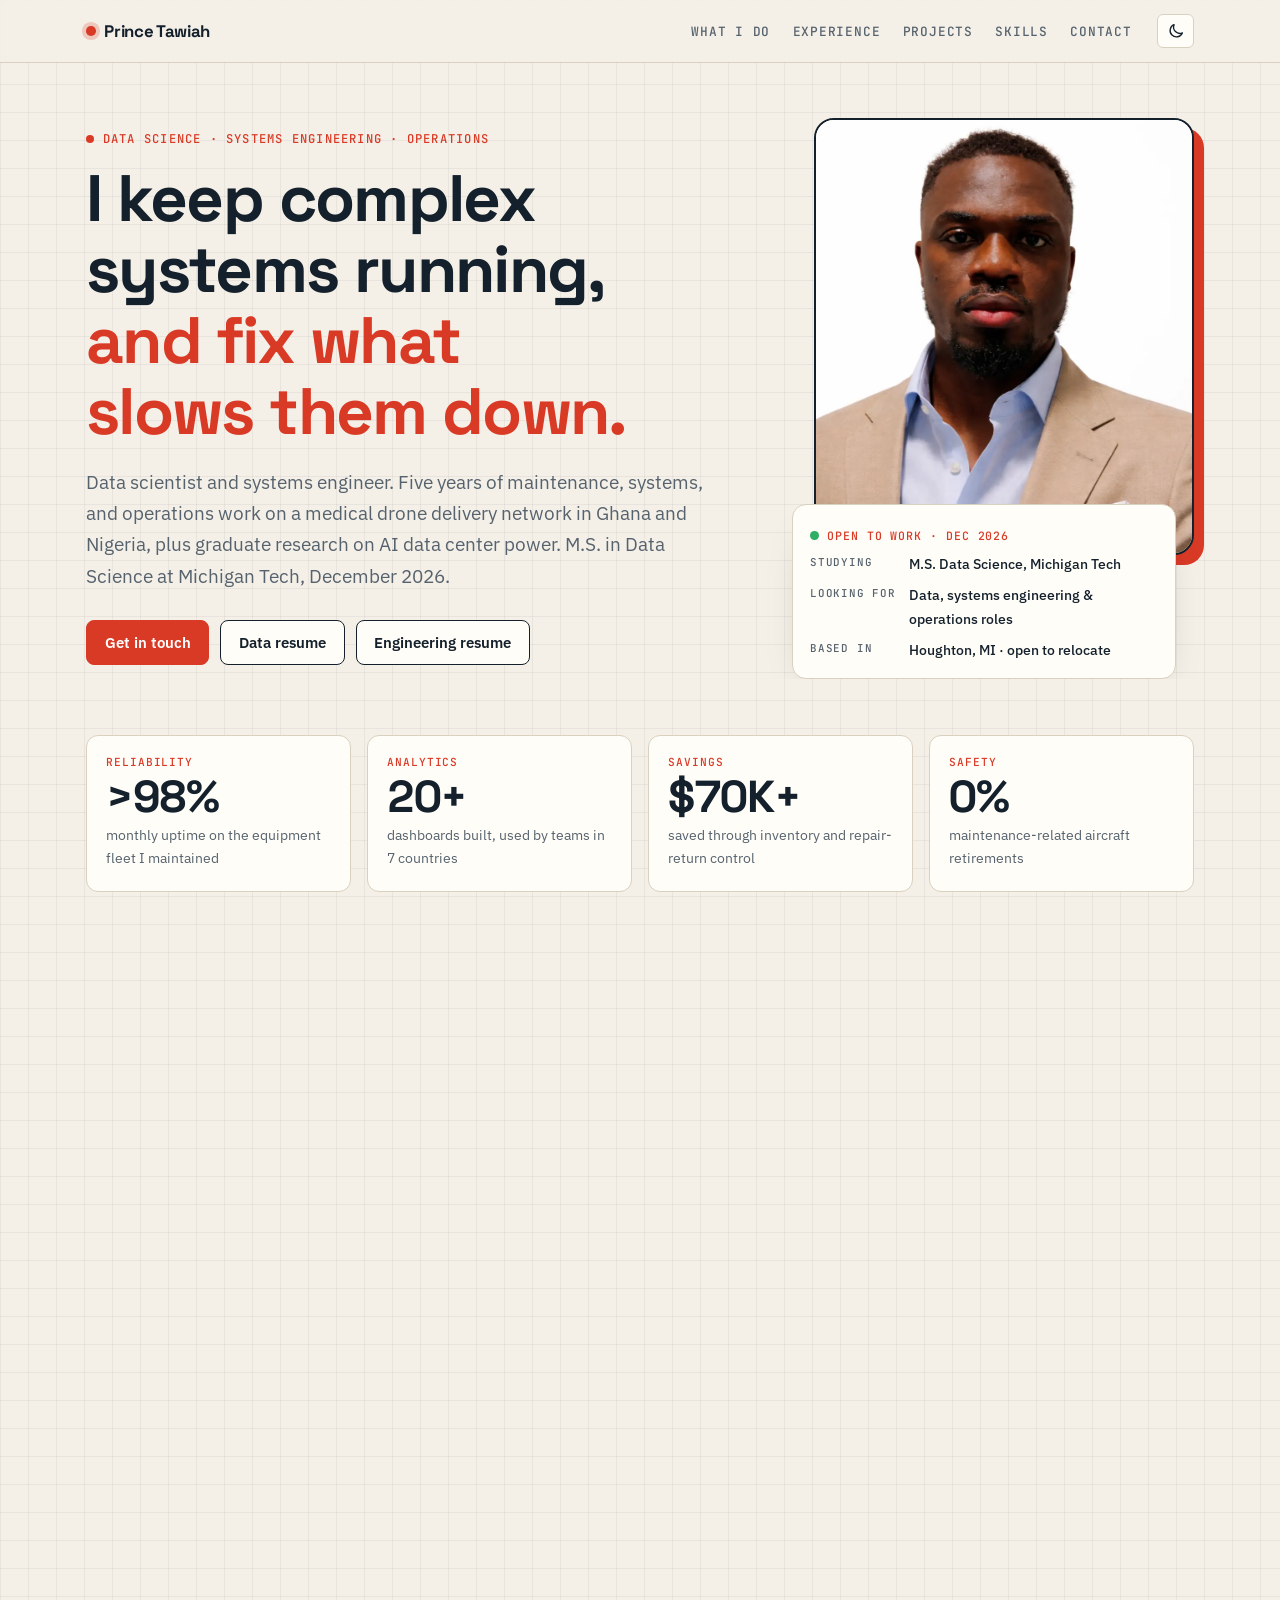
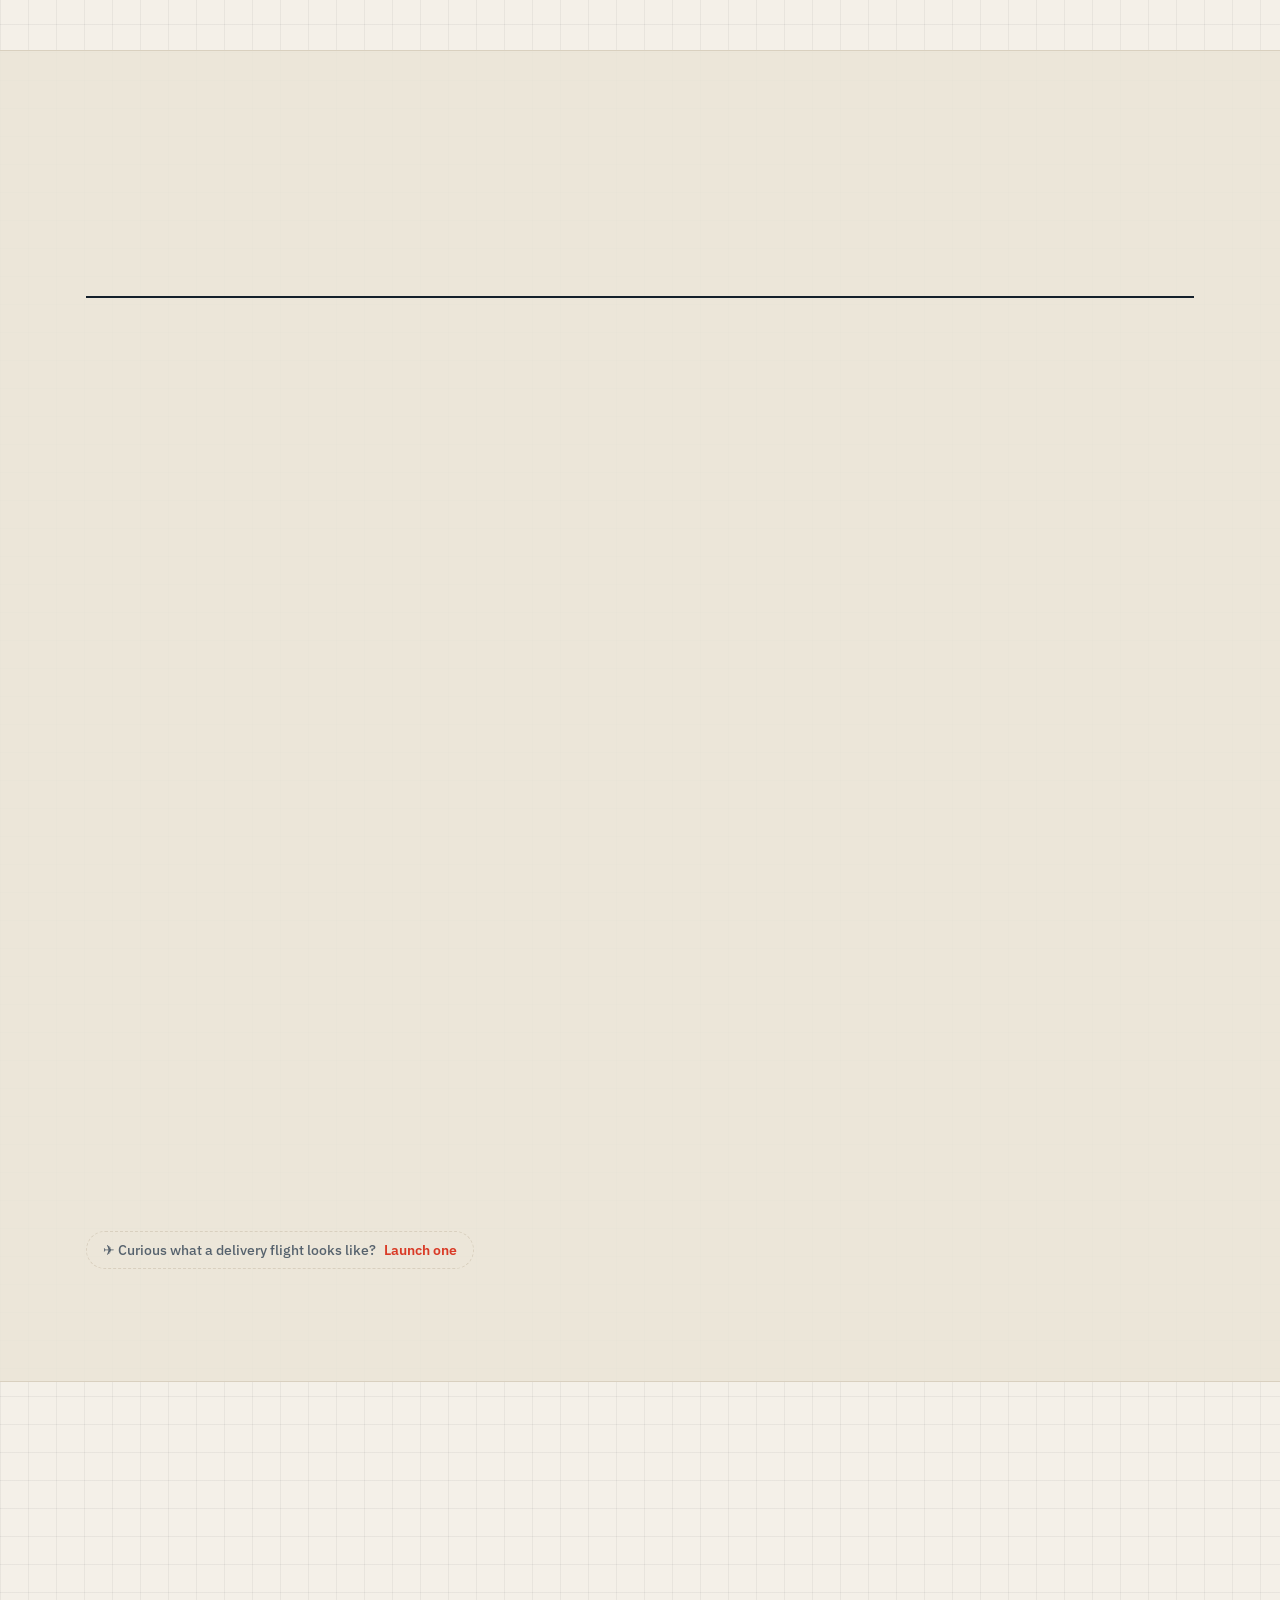
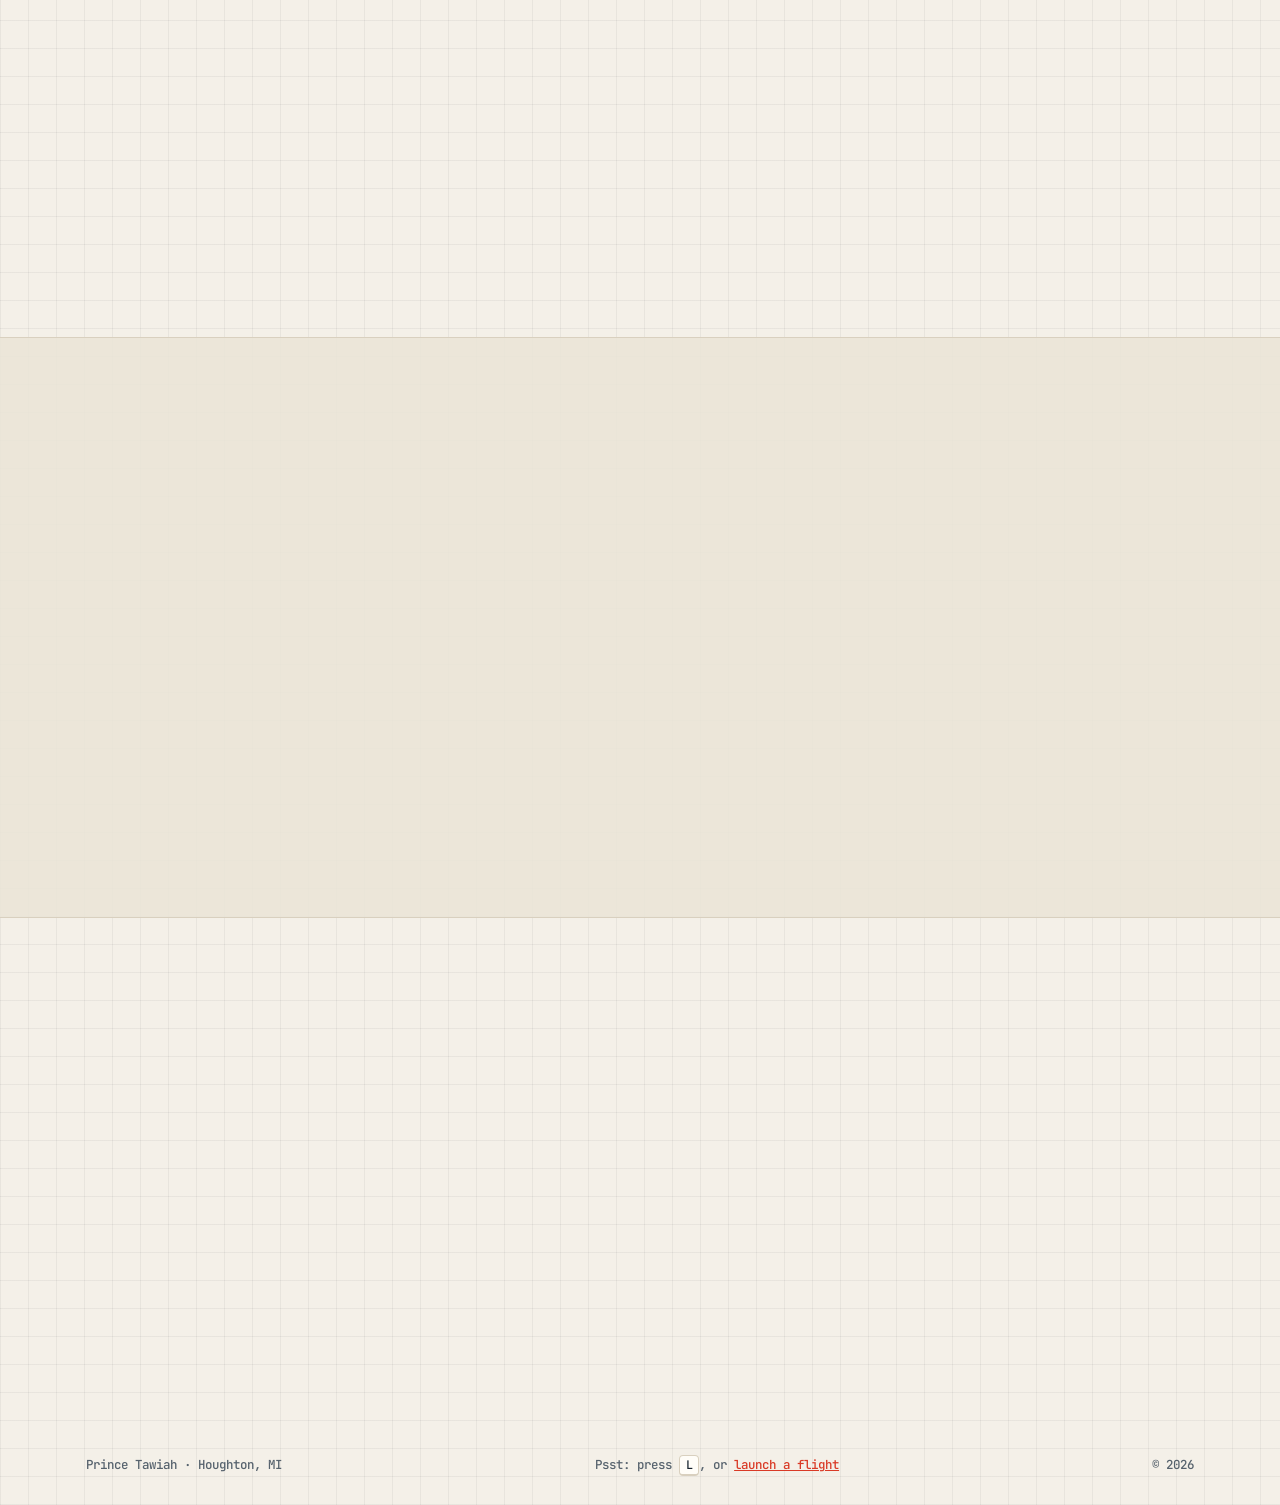
<file: styles/graph-paper/index.html>
<!doctype html><html lang="en"><head><meta charset="utf-8"><meta name="viewport" content="width=device-width,initial-scale=1"><meta name="robots" content="noindex"><title>Prince Tawiah | Data, Engineering &amp; Operations</title>
<meta name="description" content="Prince Tawiah: data science, field and systems engineering, and flight operations from five years running a drone delivery distribution center in Ghana.">
<link rel="preconnect" href="https://fonts.googleapis.com"><link rel="preconnect" href="https://fonts.gstatic.com" crossorigin>
<link href="https://fonts.googleapis.com/css2?family=Space+Grotesk:wght@500;700&family=IBM+Plex+Sans:wght@400;500;600&family=JetBrains+Mono:wght@500&display=swap" rel="stylesheet">
<link rel="stylesheet" href="style.css">
</head><body><a class="skip" href="#main">Skip to content</a>
<header class="bar">
  <div class="wrap bar-in">
    <a class="mark" href="#top"><span class="dot" aria-hidden="true"></span>Prince Tawiah</a>
    <nav class="menu" id="menu" aria-label="Primary"><a href="#what">What I do</a><a href="#log">Experience</a><a href="#work">Projects</a><a href="#skills">Skills</a><a href="#contact">Contact</a></nav>
    <div class="bar-tools"><button class="tool icon-btn" id="theme" type="button" aria-label="Switch theme"></button><button class="tool menu-btn" id="menu-btn" type="button" aria-expanded="false" aria-controls="menu">Menu</button></div>
  </div>
</header>

<main id="main">
  <section class="hero" id="top">
    <div class="wrap hero-grid">
      <div>
        <p class="kicker"><span class="live" aria-hidden="true"></span>Data science · Systems engineering · Operations</p>
        <h1><span class="sr">I keep complex systems running, and use data to improve reliability.</span><span aria-hidden="true">I keep complex systems running, <em class="rot"><span class="on">and fix what slows them down.</span><span>and catch faults before they fail.</span><span>and lead the teams that maintain them.</span><span>and use data to improve reliability.</span></em></span></h1>
        <p class="lede">Data scientist and systems engineer. Five years of maintenance, systems, and operations work on a medical drone delivery network in Ghana and Nigeria, plus graduate research on AI data center power. M.S. in Data Science at Michigan Tech, December 2026.</p>
        <div class="actions">
          <a class="btn primary" href="#contact">Get in touch</a>
          <a class="btn" href="../../assets/Prince_Tawiah_Resume_Data.pdf" data-cv="data">Data resume</a>
          <a class="btn" href="../../assets/Prince_Tawiah_Resume_Engineering.pdf" data-cv="engineering">Engineering resume</a>
        </div>
      </div>
      <figure class="portrait rv">
        <div class="frame"><img src="../../assets/prince-tawiah-professional.webp" alt="Prince Tawiah" width="900" height="1350"></div>
        <figcaption class="now">
          <span class="status"><i aria-hidden="true"></i>Open to work · Dec 2026</span>
          <dl>
            <div><dt>Studying</dt><dd>M.S. Data Science, Michigan Tech</dd></div>
            <div><dt>Looking for</dt><dd>Data, systems engineering &amp; operations roles</dd></div>
            <div><dt>Based in</dt><dd>Houghton, MI · open to relocate</dd></div>
          </dl>
        </figcaption>
      </figure>
    </div>
  </section>

  <section class="readouts wrap" aria-label="Highlights">
    <div><span class="lbl">Reliability</span><strong data-to="98" data-pre="&gt;" data-suf="%">&gt;98%</strong><span>monthly uptime on the equipment fleet I maintained</span></div>
    <div><span class="lbl">Analytics</span><strong data-to="20" data-suf="+">20+</strong><span>dashboards built, used by teams in 7 countries</span></div>
    <div><span class="lbl">Savings</span><strong data-to="70" data-pre="$" data-suf="K+">$70K+</strong><span>saved through inventory and repair-return control</span></div>
    <div><span class="lbl">Safety</span><strong>0%</strong><span>maintenance-related aircraft retirements</span></div>
  </section>

  <section class="sec wrap" id="what">
    <header class="sec-head"><p class="kicker">01 · What I do</p><h2>Three skill sets, one person.</h2><p>I’m most useful where hardware, operations, and data meet: keeping systems up, finding why they fail, and turning the numbers into decisions.</p></header>
    <div class="caps">
      <article class="cap rv"><span class="n">01</span><h3>Data &amp; analytics</h3><p>SQL, Python, and Spark pipelines; dashboards people actually use; machine learning from computer vision to risk prediction.</p><ul><li>20+ Mode dashboards on Snowflake and Databricks</li><li>Distributed ML on a 10-node Spark cluster</li><li>GPU and facility power modeling research</li></ul></article>
      <article class="cap rv"><span class="n">02</span><h3>Systems &amp; field engineering</h3><p>Hands-on maintenance and troubleshooting across power, networking, communications, battery charging, and control systems.</p><ul><li>Faults traced across hardware, software, and site infrastructure</li><li>Fixes tested with engineering teams</li><li>Multi-site installs brought to go-live in Nigeria</li></ul></article>
      <article class="cap rv"><span class="n">03</span><h3>Operations &amp; leadership</h3><p>Running daily operations under real constraints, leading technicians, and building the processes that keep work safe.</p><ul><li>Interim operations manager</li><li>Incident investigations and SOP changes</li><li>Lockout/tagout and Jira triage workflows</li></ul></article>
    </div>
  </section>

  <section class="sec band" id="log">
    <div class="wrap">
      <header class="sec-head"><p class="kicker">02 · Experience</p><h2>Where I’ve done it.</h2></header>
      <div class="logbook" role="list">
        <div class="entry rv" role="listitem"><span class="when">Expected Dec 2026</span><div><h3>M.S. Data Science <small>Michigan Technological University</small></h3><p>Graduate research on AI data center power demand: modeling GPU and CPU utilization and validating it against measured facility power. GPA 3.66.</p></div></div>
        <div class="org rv"><span>Zipline · medical drone delivery</span><span>Ghana &amp; Nigeria · 2019–2025</span></div>
        <div class="entry rv" role="listitem"><span class="when">Dec 2019 – Jan 2025</span><div><h3>Maintenance Technician <small>Systems &amp; fleet</small></h3><p>Maintained launch and recovery systems, battery charging, power, network and communications, ground control stations, and the aircraft fleet: &gt;98% monthly uptime and 0% maintenance-related retirements. Supervised and mentored flight technicians.</p></div></div>
        <div class="entry rv" role="listitem"><span class="when">Ghana</span><div><h3>Flight Operator <small>Operations</small></h3><p>Launches, recoveries, mission monitoring, weather go/no-go calls, and coordination with air traffic control and the Ghana Air Force. Mentored new operators. Best Flight Operator, 2023.</p></div></div>
        <div class="entry rv" role="listitem"><span class="when">Jan 2022 – Dec 2024</span><div><h3>Interim Operations Manager <small>Leadership</small></h3><p>Ran daily operations and the team through leadership gaps while keeping delivery targets.</p></div></div>
        <div class="entry rv" role="listitem"><span class="when">Jan 2022 – Oct 2022</span><div><h3>Systems Installation Lead <small>Deployment · Nigeria</small></h3><p>Brought up multiple new sites, leading battery charging installation through go-live.</p></div></div>
        <div class="entry rv" role="listitem"><span class="when">Feb 2023 – Mar 2024</span><div><h3>Quartermaster <small>Supply</small></h3><p>Spare-parts inventory and repair returns: 100% accuracy, zero stockouts, $70K+ saved.</p></div></div>
        <div class="entry rv" role="listitem"><span class="when">2017</span><div><h3>Intern Engineer <small>Ghana Grid Company</small></h3><p>Internship with Ghana’s national electricity transmission company during my telecommunication engineering degree.</p></div></div>
      </div>
      <button class="egg-hint" type="button" data-launch>✈ Curious what a delivery flight looks like? <span>Launch one</span></button>
    </div>
  </section>

  <section class="sec wrap" id="work">
    <header class="sec-head"><p class="kicker">03 · Projects</p><h2>Selected work.</h2></header>
    <div class="cards">
      <a class="card rv" href="https://github.com/tbless19/it-power-analysis" target="_blank" rel="noreferrer"><span class="tag">Research</span><h3>AI data center power model</h3><p>Marconi100 telemetry replayed through a stage-aware GPU power model and validated against measured facility power.</p><span class="go">Repository ↗</span></a>
      <a class="card rv" href="https://github.com/tbless19/galamsey-cnn-classifier" target="_blank" rel="noreferrer"><span class="tag">Computer vision</span><h3>Galamsey classifier</h3><p>Leakage-safe CNN detecting illegal gold mining in satellite imagery: 96.7% test accuracy, about 0.99 ROC-AUC.</p><span class="go">Repository ↗</span></a>
      <a class="card rv" href="https://github.com/tbless19/CVD_-Risk_Prediction_Analysis" target="_blank" rel="noreferrer"><span class="tag">Apache Spark</span><h3>Cardiovascular risk prediction</h3><p>Five distributed ML pipelines on a 10-node Spark cluster, up to 5× faster than single-node.</p><span class="go">Repository ↗</span></a>
    </div>
  </section>

  <section class="sec band" id="skills">
    <div class="wrap split">
      <div>
        <p class="kicker">04 · Skills &amp; education</p>
        <h2>Toolkit.</h2>
        <div class="skill-groups">
          <div><h3>Data</h3><ul class="chips"><li>Python</li><li>SQL</li><li>R</li><li>Spark</li><li>Snowflake</li><li>Databricks</li><li>BigQuery</li><li>TensorFlow</li><li>scikit-learn</li><li>Mode</li><li>Power BI</li></ul></div>
          <div><h3>Engineering &amp; operations</h3><ul class="chips"><li>Electrical &amp; power systems</li><li>Networking &amp; comms</li><li>Troubleshooting</li><li>Preventive maintenance</li><li>Lockout/tagout</li><li>Jira</li><li>SOPs &amp; incident review</li></ul></div>
        </div>
      </div>
      <div class="edu">
        <div class="rv"><span class="tag">Education</span><h3>M.S. Data Science</h3><p>Michigan Technological University · GPA 3.66 · Expected Dec 2026</p></div>
        <div class="rv"><span class="tag">Education</span><h3>B.Sc. Telecommunication Engineering</h3><p>KNUST, Kumasi · 2018</p></div>
      </div>
    </div>
  </section>

  <section class="sec wrap" id="contact">
    <div class="cta rv">
      <div><p class="kicker">05 · Contact</p><h2>Let’s build something reliable.</h2><p>Open to data, field and systems engineering, data center, and operations roles. Happy to relocate.</p></div>
      <div class="reach">
        <a href="mailto:ptawiah.st@gmail.com"><span>Email</span>ptawiah.st@gmail.com</a>
        <a href="https://www.linkedin.com/in/ptawia3" target="_blank" rel="noreferrer"><span>LinkedIn</span>linkedin.com/in/ptawia3</a>
        <a href="https://github.com/tbless19" target="_blank" rel="noreferrer"><span>GitHub</span>github.com/tbless19</a>
      </div>
    </div>
  </section>
</main>
<footer class="foot wrap"><span>Prince Tawiah · Houghton, MI</span><span class="psst">Psst: press <kbd>L</kbd>, or <button type="button" class="linkish" data-launch>launch a flight</button></span><span>© <span id="yr">2026</span></span></footer>

<dialog class="flight" id="flight" aria-labelledby="flight-title">
  <div class="flight-head">
    <div><p class="kicker">Hidden hangar</p><h2 id="flight-title">A delivery flight, the way I used to run them.</h2></div>
    <button class="tool" type="button" id="flight-close">Close</button>
  </div>
  <p class="flight-sub">At Zipline I kept every stage of this loop working: the launcher, the aircraft, the recovery system, and the charging, power, and network gear behind them.</p>
  <figure class="profile" aria-label="Animated mission profile: launch, cruise, drop, return, recover">
    <svg id="mp" viewBox="0 50 1200 290" role="img" aria-hidden="true">
        <defs>
          <pattern id="hatch" width="8" height="8" patternUnits="userSpaceOnUse" patternTransform="rotate(45)"><line x1="0" y1="0" x2="0" y2="8" class="hatch"/></pattern>
        </defs>
        <line x1="0" y1="318" x2="1200" y2="318" class="ground"/>
        <rect x="0" y="318" width="1200" height="22" fill="url(#hatch)"/>
        <!-- launcher -->
        <g class="rig"><path d="M56 316 L150 286" class="rail"/><path d="M70 316 L76 300 M110 316 L112 296 M140 316 L140 289" class="leg"/><rect x="40" y="306" width="34" height="12" rx="2" class="box"/></g>
        <!-- facility -->
        <g class="facility" transform="translate(712 278)"><path d="M0 40 V14 L26 0 L52 14 V40 Z" class="bld"/><path d="M22 18 h8 v6 h6 v8 h-6 v6 h-8 v-6 h-6 v-8 h6 z" class="cross"/></g>
        <circle cx="738" cy="316" r="16" class="zone"/>
        <!-- recovery -->
        <g class="rig"><path d="M1096 318 V206 M1176 318 V206" class="post"/><path id="wire" d="M1096 214 L1176 214" class="wire"/></g>
        <!-- path -->
        <path id="route" d="M150 286 C 230 226, 270 120, 380 112 L 560 112 C 630 112, 650 176, 712 176 L 770 176 C 840 176, 860 100, 940 100 L 990 100 C 1050 100, 1090 170, 1136 214" class="route"/>
        <path id="trail" d="M150 286 C 230 226, 270 120, 380 112 L 560 112 C 630 112, 650 176, 712 176 L 770 176 C 840 176, 860 100, 940 100 L 990 100 C 1050 100, 1090 170, 1136 214" class="trail" pathLength="1000"/>
        <!-- package with paper drogue -->
        <g id="pkg" opacity="0"><path d="M-12 -26 Q0 -40 12 -26 Z" class="canopy"/><path d="M-11 -26 L-3 -6 M11 -26 L3 -6" class="lines"/><rect x="-6" y="-6" width="12" height="10" rx="1.5" class="box"/></g>
        <!-- aircraft, side view: pod body, high straight wing, wing-mounted prop, boom, tail, tailhook -->
        <g id="zip">
          <g class="ac">
            <path d="M-39.5 -0.6 L-39.1 -10.3 L-33.8 -10.3 L-31.4 -0.6 Z" class="fin"/>
            <path d="M-40.6 2.4 L-36.5 -0.2" class="hook"/>
            <path d="M-15 -1.9 L-15 -8.6 L-9.6 -8.6 L-10.2 -6 Q-10 -3.2 -7 -3 Z" class="pylon"/>
            <path d="M28.8 0 C28.8 -3.2 22 -4.5 10 -4.4 C0 -4.2 -8 -2 -17.4 -0.6 L-41.5 -0.5 L-41.5 0.7 L-17.4 0.8 C-8 2.6 0 4.8 10 4.8 C22 4.8 28.8 3.2 28.8 0 Z" class="pod"/>
            <path d="M5 -4.35 Q11 -6.3 18 -4.3 Q11 -4.8 5 -4.35 Z" class="canopy-top"/>
            <rect x="19.2" y="4.4" width="1.6" height="1.6" rx=".4" class="tab"/>
            <rect x="-17.4" y="-9.7" width="11" height="2.1" rx="1" class="nacelle"/>
            <ellipse cx="-18" cy="-8.65" rx=".75" ry="5.8" class="prop"/>
            <ellipse cx="-5.8" cy="-8.65" rx=".75" ry="5.8" class="prop"/>
          </g>
        </g>
      </svg>
    <ol class="phases" id="phase-legend">
      <li data-p="0"><b>T+00</b>Launch</li>
      <li data-p="1"><b>Cruise</b>Monitor</li>
      <li data-p="2"><b>Drop</b>Deliver</li>
      <li data-p="3"><b>Return</b>Inbound</li>
      <li data-p="4"><b>Recover</b>Catch</li>
    </ol>
    <figcaption>Illustration: the aircraft launches from a catapult, drops its package under a paper parachute, and is caught by its tailhook on a recovery wire.</figcaption>
  </figure>
</dialog>

<dialog class="cv" id="cv" aria-labelledby="cv-title">
  <div class="cv-head">
    <div class="cv-tabs" role="tablist" aria-label="Resume version">
      <button type="button" role="tab" data-cv-tab="data" aria-selected="true">Data</button>
      <button type="button" role="tab" data-cv-tab="engineering" aria-selected="false">Engineering</button>
    </div>
    <h2 id="cv-title" class="sr">Resume preview</h2>
    <div class="cv-actions">
      <button type="button" class="btn primary" id="cv-dl">Download PDF</button>
      <a class="btn cv-open" id="cv-open" href="../../assets/Prince_Tawiah_Resume_Data.pdf" target="_blank" rel="noopener">Open in new tab</a>
      <button type="button" class="tool" id="cv-close" aria-label="Close resume preview">Close</button>
    </div>
  </div>
  <p class="cv-msg" id="cv-msg" role="status" hidden></p>
  <div class="cv-page"><img id="cv-img" src="../../assets/resume_data.webp" alt="Prince Tawiah, data resume, page 1" width="1445" height="1870"><p class="cv-hint">Tap the page to zoom</p></div>
</dialog>
<script src="site.js"></script>
</body></html>
</file>
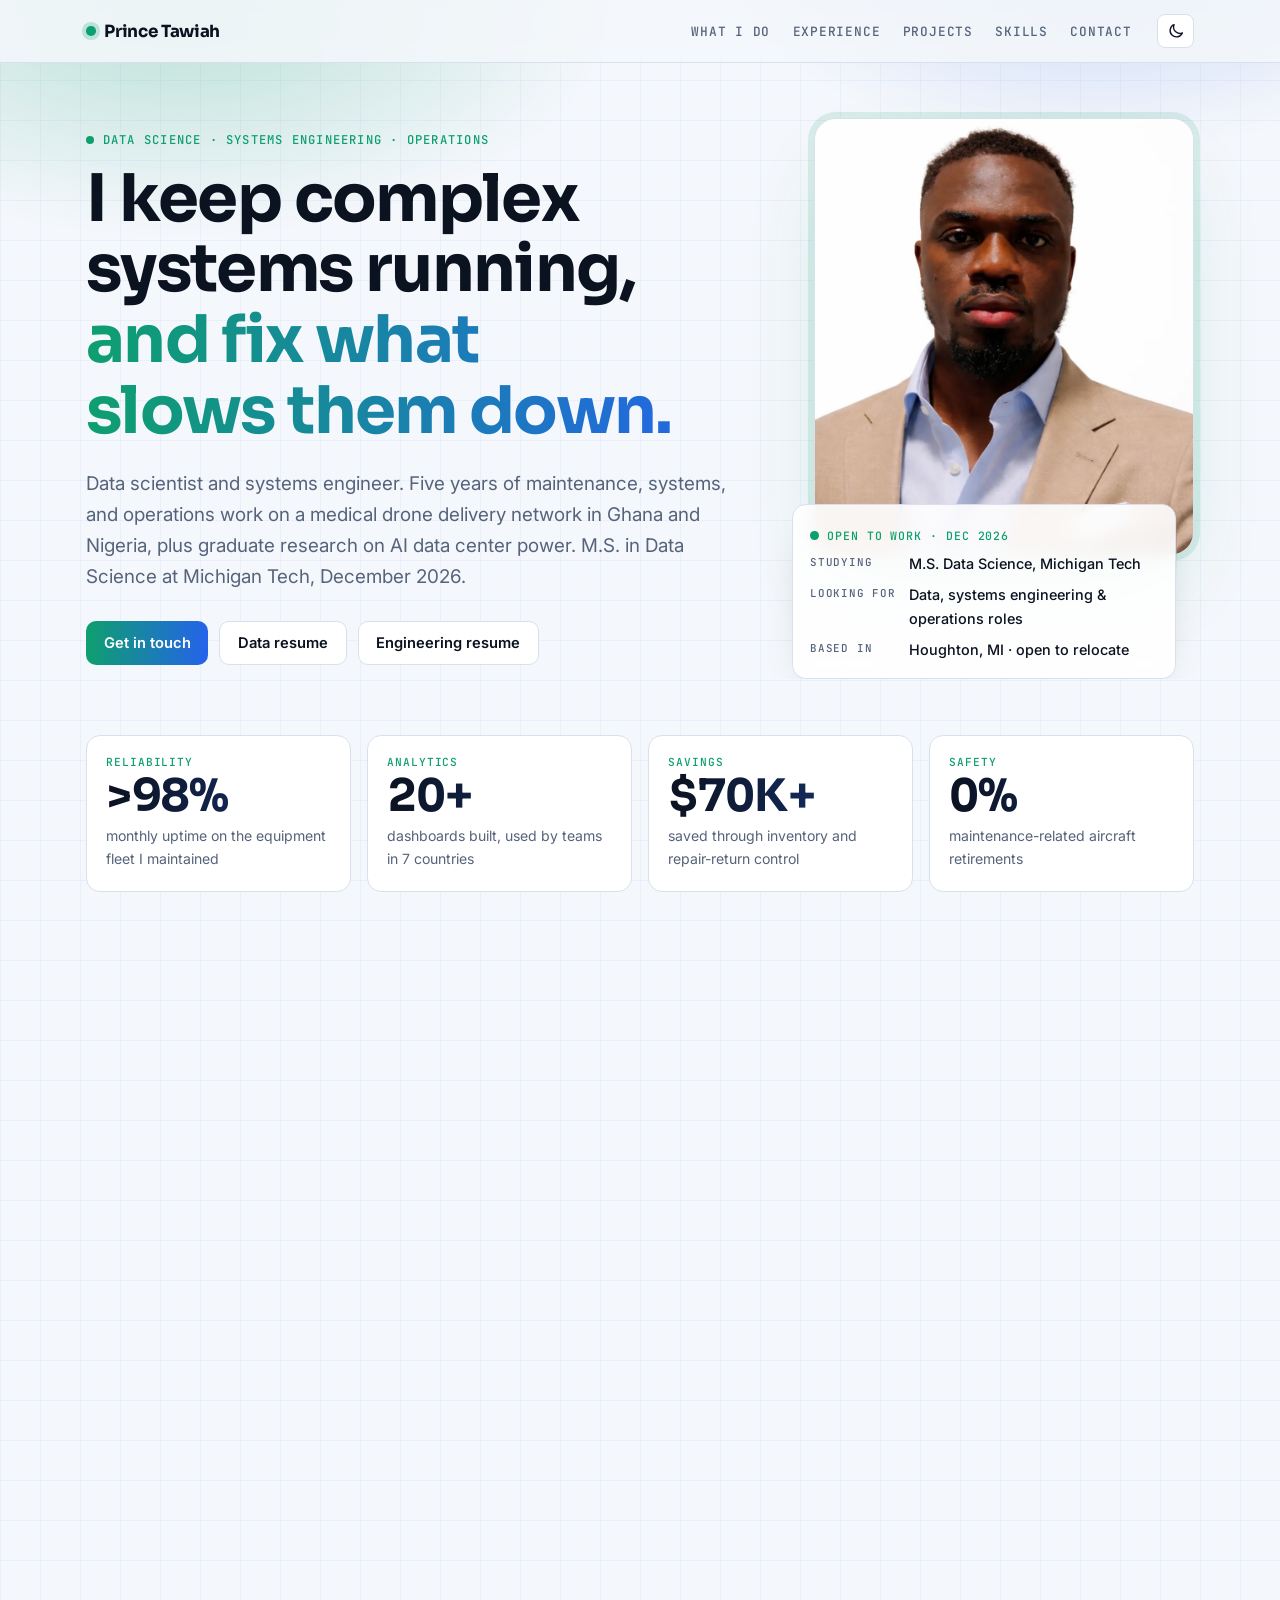
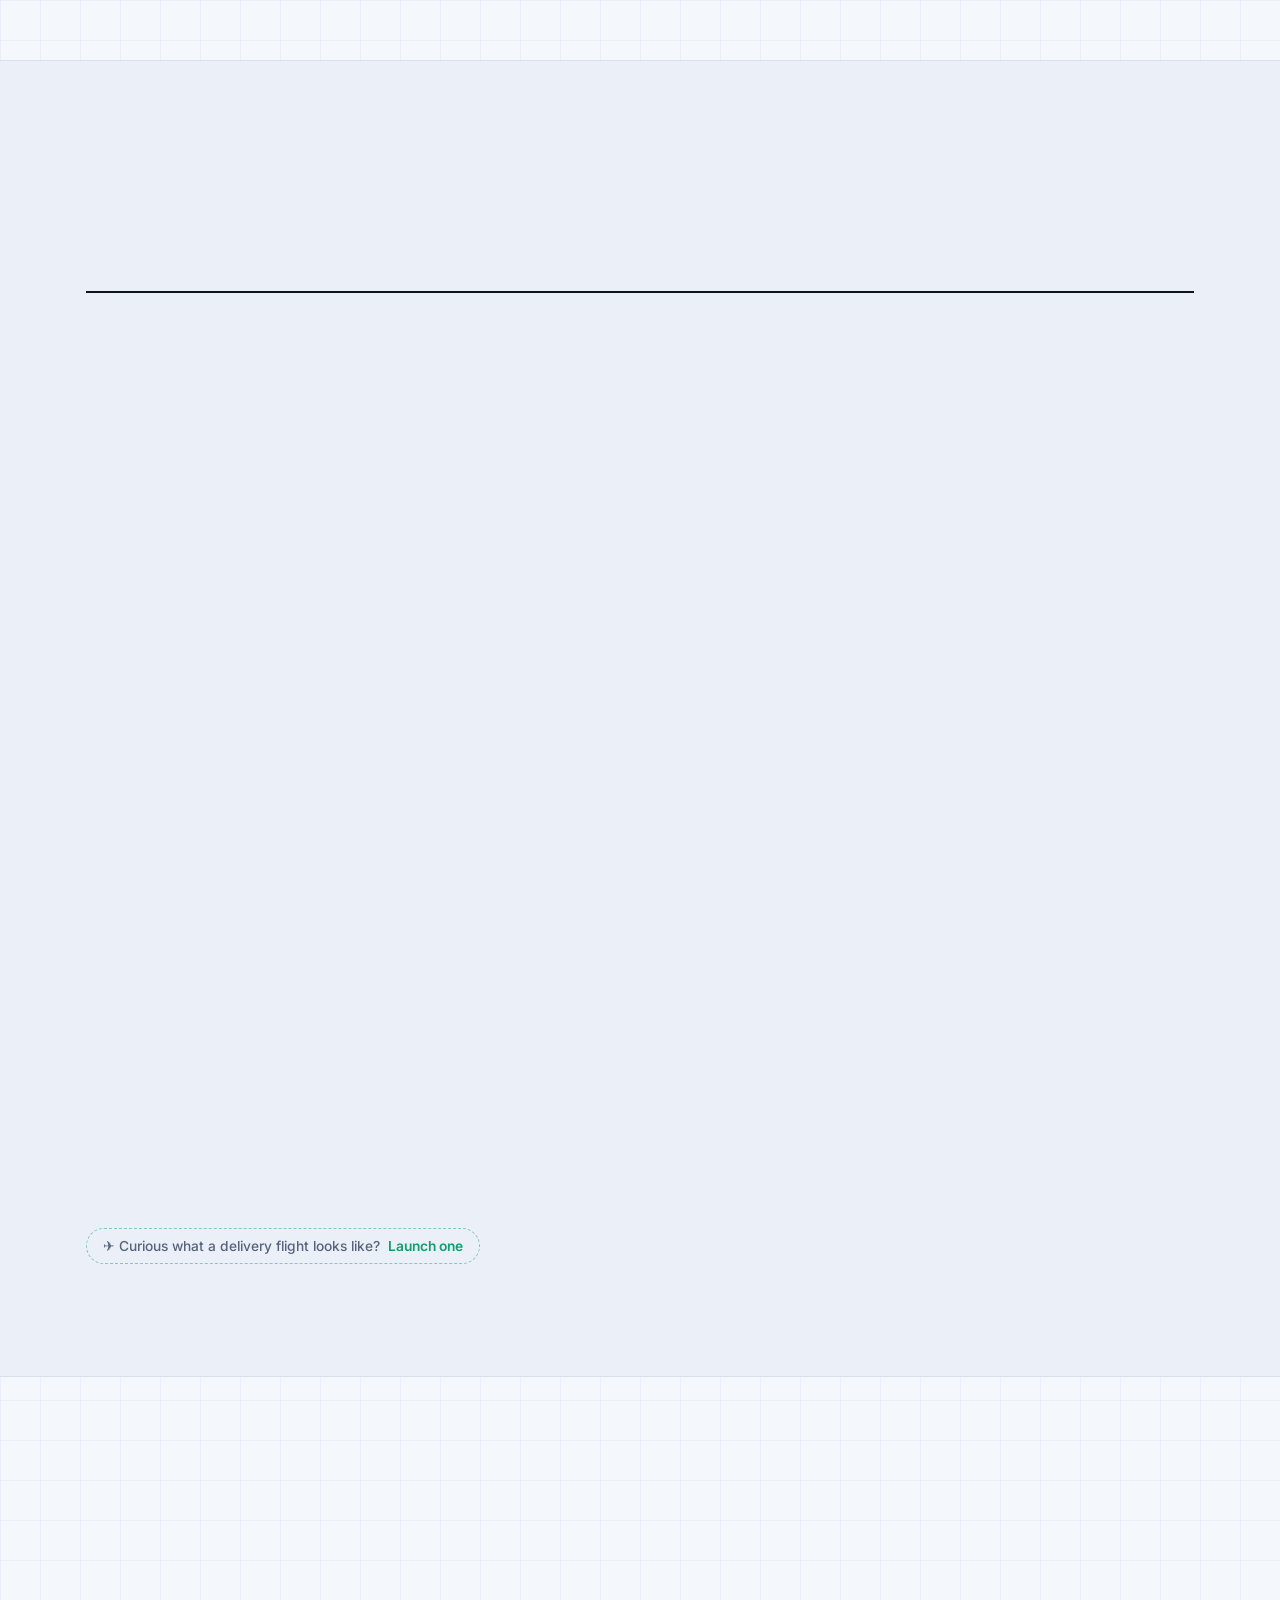
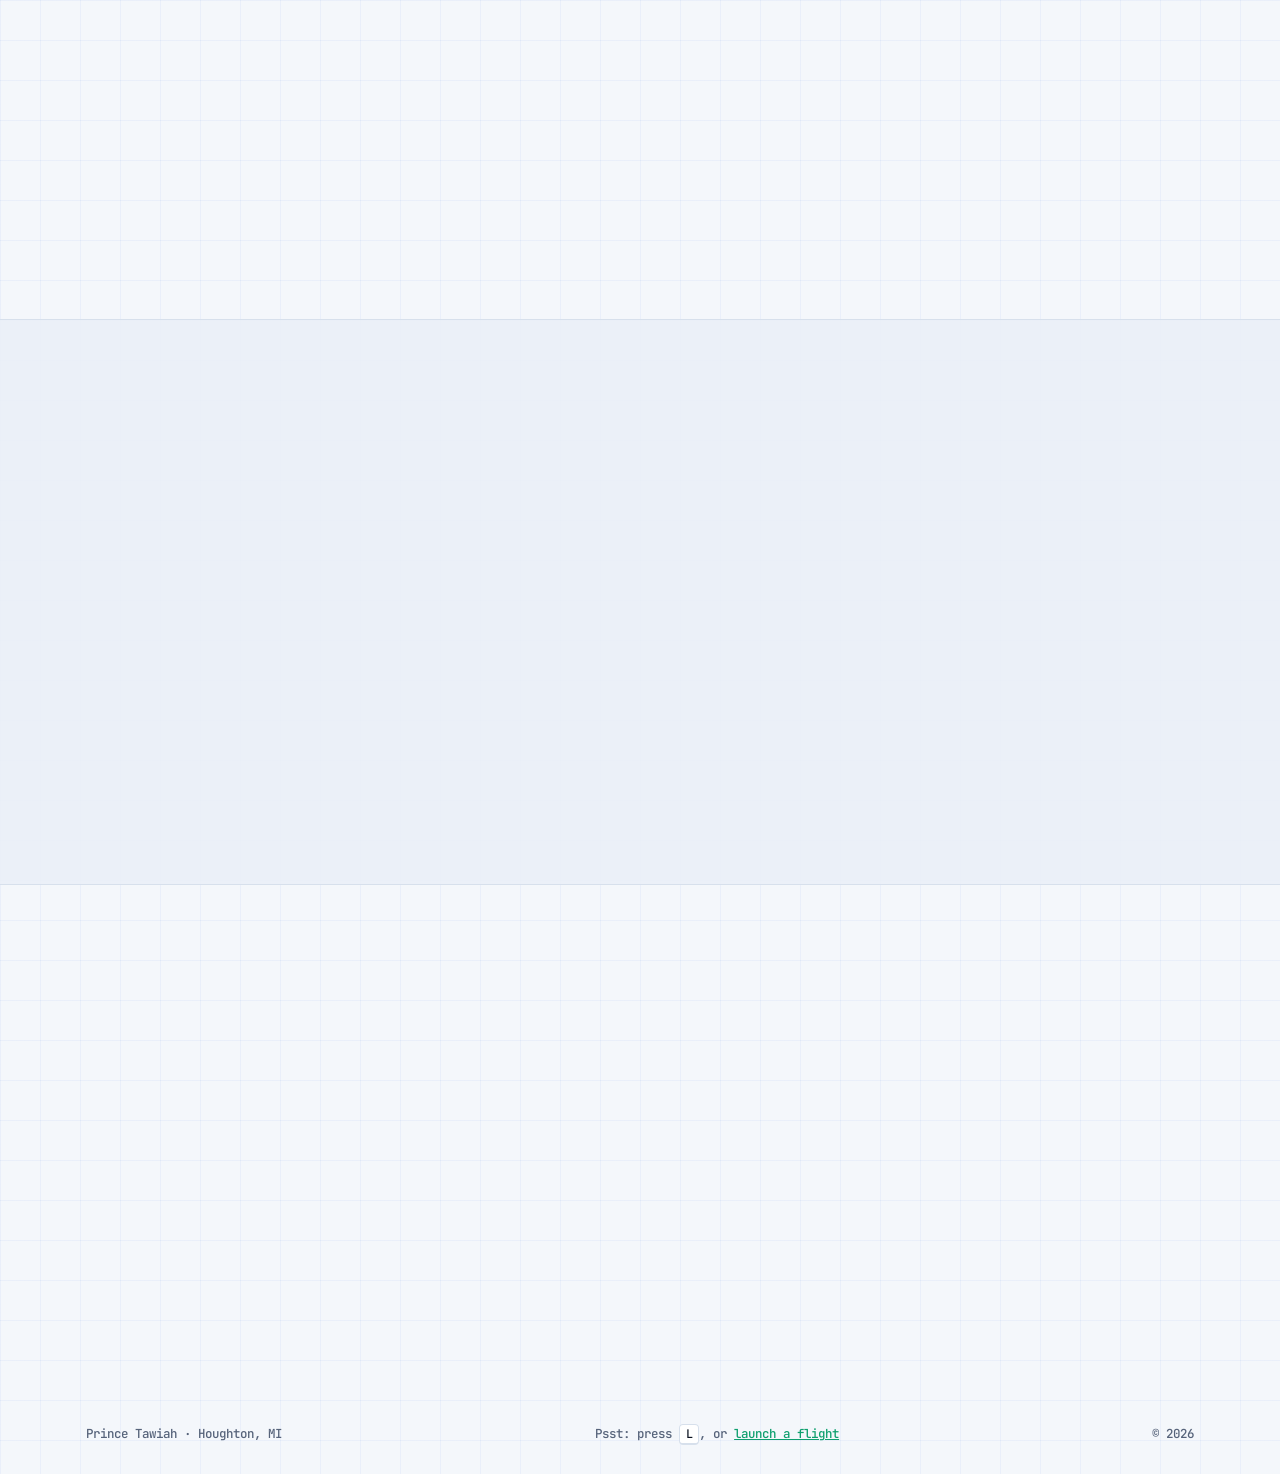
<file: styles/midnight/index.html>
<!doctype html><html lang="en"><head><meta charset="utf-8"><meta name="viewport" content="width=device-width,initial-scale=1"><meta name="robots" content="noindex"><title>Prince Tawiah | Data, Engineering &amp; Operations</title>
<meta name="description" content="Prince Tawiah: data science, field and systems engineering, and flight operations from five years running a drone delivery distribution center in Ghana.">
<link rel="preconnect" href="https://fonts.googleapis.com"><link rel="preconnect" href="https://fonts.gstatic.com" crossorigin>
<link href="https://fonts.googleapis.com/css2?family=Sora:wght@600;700&family=Inter:wght@400;500;600&family=JetBrains+Mono:wght@500&display=swap" rel="stylesheet">
<link rel="stylesheet" href="style.css">
</head><body><a class="skip" href="#main">Skip to content</a>
<header class="bar">
  <div class="wrap bar-in">
    <a class="mark" href="#top"><span class="dot" aria-hidden="true"></span>Prince Tawiah</a>
    <nav class="menu" id="menu" aria-label="Primary"><a href="#what">What I do</a><a href="#log">Experience</a><a href="#work">Projects</a><a href="#skills">Skills</a><a href="#contact">Contact</a></nav>
    <div class="bar-tools"><button class="tool icon-btn" id="theme" type="button" aria-label="Switch theme"></button><button class="tool menu-btn" id="menu-btn" type="button" aria-expanded="false" aria-controls="menu">Menu</button></div>
  </div>
</header>

<main id="main">
  <section class="hero" id="top">
    <div class="wrap hero-grid">
      <div>
        <p class="kicker"><span class="live" aria-hidden="true"></span>Data science · Systems engineering · Operations</p>
        <h1><span class="sr">I keep complex systems running, and use data to improve reliability.</span><span aria-hidden="true">I keep complex systems running, <em class="rot"><span class="on">and fix what slows them down.</span><span>and catch faults before they fail.</span><span>and lead the teams that maintain them.</span><span>and use data to improve reliability.</span></em></span></h1>
        <p class="lede">Data scientist and systems engineer. Five years of maintenance, systems, and operations work on a medical drone delivery network in Ghana and Nigeria, plus graduate research on AI data center power. M.S. in Data Science at Michigan Tech, December 2026.</p>
        <div class="actions">
          <a class="btn primary" href="#contact">Get in touch</a>
          <a class="btn" href="../../assets/Prince_Tawiah_Resume_Data.pdf" data-cv="data">Data resume</a>
          <a class="btn" href="../../assets/Prince_Tawiah_Resume_Engineering.pdf" data-cv="engineering">Engineering resume</a>
        </div>
      </div>
      <figure class="portrait rv">
        <div class="frame"><img src="../../assets/prince-tawiah-professional.webp" alt="Prince Tawiah" width="900" height="1350"></div>
        <figcaption class="now">
          <span class="status"><i aria-hidden="true"></i>Open to work · Dec 2026</span>
          <dl>
            <div><dt>Studying</dt><dd>M.S. Data Science, Michigan Tech</dd></div>
            <div><dt>Looking for</dt><dd>Data, systems engineering &amp; operations roles</dd></div>
            <div><dt>Based in</dt><dd>Houghton, MI · open to relocate</dd></div>
          </dl>
        </figcaption>
      </figure>
    </div>
  </section>

  <section class="readouts wrap" aria-label="Highlights">
    <div><span class="lbl">Reliability</span><strong data-to="98" data-pre="&gt;" data-suf="%">&gt;98%</strong><span>monthly uptime on the equipment fleet I maintained</span></div>
    <div><span class="lbl">Analytics</span><strong data-to="20" data-suf="+">20+</strong><span>dashboards built, used by teams in 7 countries</span></div>
    <div><span class="lbl">Savings</span><strong data-to="70" data-pre="$" data-suf="K+">$70K+</strong><span>saved through inventory and repair-return control</span></div>
    <div><span class="lbl">Safety</span><strong>0%</strong><span>maintenance-related aircraft retirements</span></div>
  </section>

  <section class="sec wrap" id="what">
    <header class="sec-head"><p class="kicker">01 · What I do</p><h2>Three skill sets, one person.</h2><p>I’m most useful where hardware, operations, and data meet: keeping systems up, finding why they fail, and turning the numbers into decisions.</p></header>
    <div class="caps">
      <article class="cap rv"><span class="n">01</span><h3>Data &amp; analytics</h3><p>SQL, Python, and Spark pipelines; dashboards people actually use; machine learning from computer vision to risk prediction.</p><ul><li>20+ Mode dashboards on Snowflake and Databricks</li><li>Distributed ML on a 10-node Spark cluster</li><li>GPU and facility power modeling research</li></ul></article>
      <article class="cap rv"><span class="n">02</span><h3>Systems &amp; field engineering</h3><p>Hands-on maintenance and troubleshooting across power, networking, communications, battery charging, and control systems.</p><ul><li>Faults traced across hardware, software, and site infrastructure</li><li>Fixes tested with engineering teams</li><li>Multi-site installs brought to go-live in Nigeria</li></ul></article>
      <article class="cap rv"><span class="n">03</span><h3>Operations &amp; leadership</h3><p>Running daily operations under real constraints, leading technicians, and building the processes that keep work safe.</p><ul><li>Interim operations manager</li><li>Incident investigations and SOP changes</li><li>Lockout/tagout and Jira triage workflows</li></ul></article>
    </div>
  </section>

  <section class="sec band" id="log">
    <div class="wrap">
      <header class="sec-head"><p class="kicker">02 · Experience</p><h2>Where I’ve done it.</h2></header>
      <div class="logbook" role="list">
        <div class="entry rv" role="listitem"><span class="when">Expected Dec 2026</span><div><h3>M.S. Data Science <small>Michigan Technological University</small></h3><p>Graduate research on AI data center power demand: modeling GPU and CPU utilization and validating it against measured facility power. GPA 3.66.</p></div></div>
        <div class="org rv"><span>Zipline · medical drone delivery</span><span>Ghana &amp; Nigeria · 2019–2025</span></div>
        <div class="entry rv" role="listitem"><span class="when">Dec 2019 – Jan 2025</span><div><h3>Maintenance Technician <small>Systems &amp; fleet</small></h3><p>Maintained launch and recovery systems, battery charging, power, network and communications, ground control stations, and the aircraft fleet: &gt;98% monthly uptime and 0% maintenance-related retirements. Supervised and mentored flight technicians.</p></div></div>
        <div class="entry rv" role="listitem"><span class="when">Ghana</span><div><h3>Flight Operator <small>Operations</small></h3><p>Launches, recoveries, mission monitoring, weather go/no-go calls, and coordination with air traffic control and the Ghana Air Force. Mentored new operators. Best Flight Operator, 2023.</p></div></div>
        <div class="entry rv" role="listitem"><span class="when">Jan 2022 – Dec 2024</span><div><h3>Interim Operations Manager <small>Leadership</small></h3><p>Ran daily operations and the team through leadership gaps while keeping delivery targets.</p></div></div>
        <div class="entry rv" role="listitem"><span class="when">Jan 2022 – Oct 2022</span><div><h3>Systems Installation Lead <small>Deployment · Nigeria</small></h3><p>Brought up multiple new sites, leading battery charging installation through go-live.</p></div></div>
        <div class="entry rv" role="listitem"><span class="when">Feb 2023 – Mar 2024</span><div><h3>Quartermaster <small>Supply</small></h3><p>Spare-parts inventory and repair returns: 100% accuracy, zero stockouts, $70K+ saved.</p></div></div>
        <div class="entry rv" role="listitem"><span class="when">2017</span><div><h3>Intern Engineer <small>Ghana Grid Company</small></h3><p>Internship with Ghana’s national electricity transmission company during my telecommunication engineering degree.</p></div></div>
      </div>
      <button class="egg-hint" type="button" data-launch>✈ Curious what a delivery flight looks like? <span>Launch one</span></button>
    </div>
  </section>

  <section class="sec wrap" id="work">
    <header class="sec-head"><p class="kicker">03 · Projects</p><h2>Selected work.</h2></header>
    <div class="cards">
      <a class="card rv" href="https://github.com/tbless19/it-power-analysis" target="_blank" rel="noreferrer"><span class="tag">Research</span><h3>AI data center power model</h3><p>Marconi100 telemetry replayed through a stage-aware GPU power model and validated against measured facility power.</p><span class="go">Repository ↗</span></a>
      <a class="card rv" href="https://github.com/tbless19/galamsey-cnn-classifier" target="_blank" rel="noreferrer"><span class="tag">Computer vision</span><h3>Galamsey classifier</h3><p>Leakage-safe CNN detecting illegal gold mining in satellite imagery: 96.7% test accuracy, about 0.99 ROC-AUC.</p><span class="go">Repository ↗</span></a>
      <a class="card rv" href="https://github.com/tbless19/CVD_-Risk_Prediction_Analysis" target="_blank" rel="noreferrer"><span class="tag">Apache Spark</span><h3>Cardiovascular risk prediction</h3><p>Five distributed ML pipelines on a 10-node Spark cluster, up to 5× faster than single-node.</p><span class="go">Repository ↗</span></a>
    </div>
  </section>

  <section class="sec band" id="skills">
    <div class="wrap split">
      <div>
        <p class="kicker">04 · Skills &amp; education</p>
        <h2>Toolkit.</h2>
        <div class="skill-groups">
          <div><h3>Data</h3><ul class="chips"><li>Python</li><li>SQL</li><li>R</li><li>Spark</li><li>Snowflake</li><li>Databricks</li><li>BigQuery</li><li>TensorFlow</li><li>scikit-learn</li><li>Mode</li><li>Power BI</li></ul></div>
          <div><h3>Engineering &amp; operations</h3><ul class="chips"><li>Electrical &amp; power systems</li><li>Networking &amp; comms</li><li>Troubleshooting</li><li>Preventive maintenance</li><li>Lockout/tagout</li><li>Jira</li><li>SOPs &amp; incident review</li></ul></div>
        </div>
      </div>
      <div class="edu">
        <div class="rv"><span class="tag">Education</span><h3>M.S. Data Science</h3><p>Michigan Technological University · GPA 3.66 · Expected Dec 2026</p></div>
        <div class="rv"><span class="tag">Education</span><h3>B.Sc. Telecommunication Engineering</h3><p>KNUST, Kumasi · 2018</p></div>
      </div>
    </div>
  </section>

  <section class="sec wrap" id="contact">
    <div class="cta rv">
      <div><p class="kicker">05 · Contact</p><h2>Let’s build something reliable.</h2><p>Open to data, field and systems engineering, data center, and operations roles. Happy to relocate.</p></div>
      <div class="reach">
        <a href="mailto:ptawiah.st@gmail.com"><span>Email</span>ptawiah.st@gmail.com</a>
        <a href="https://www.linkedin.com/in/ptawia3" target="_blank" rel="noreferrer"><span>LinkedIn</span>linkedin.com/in/ptawia3</a>
        <a href="https://github.com/tbless19" target="_blank" rel="noreferrer"><span>GitHub</span>github.com/tbless19</a>
      </div>
    </div>
  </section>
</main>
<footer class="foot wrap"><span>Prince Tawiah · Houghton, MI</span><span class="psst">Psst: press <kbd>L</kbd>, or <button type="button" class="linkish" data-launch>launch a flight</button></span><span>© <span id="yr">2026</span></span></footer>

<dialog class="flight" id="flight" aria-labelledby="flight-title">
  <div class="flight-head">
    <div><p class="kicker">Hidden hangar</p><h2 id="flight-title">A delivery flight, the way I used to run them.</h2></div>
    <button class="tool" type="button" id="flight-close">Close</button>
  </div>
  <p class="flight-sub">At Zipline I kept every stage of this loop working: the launcher, the aircraft, the recovery system, and the charging, power, and network gear behind them.</p>
  <figure class="profile" aria-label="Animated mission profile: launch, cruise, drop, return, recover">
    <svg id="mp" viewBox="0 50 1200 290" role="img" aria-hidden="true">
        <defs>
          <pattern id="hatch" width="8" height="8" patternUnits="userSpaceOnUse" patternTransform="rotate(45)"><line x1="0" y1="0" x2="0" y2="8" class="hatch"/></pattern>
        </defs>
        <line x1="0" y1="318" x2="1200" y2="318" class="ground"/>
        <rect x="0" y="318" width="1200" height="22" fill="url(#hatch)"/>
        <!-- launcher -->
        <g class="rig"><path d="M56 316 L150 286" class="rail"/><path d="M70 316 L76 300 M110 316 L112 296 M140 316 L140 289" class="leg"/><rect x="40" y="306" width="34" height="12" rx="2" class="box"/></g>
        <!-- facility -->
        <g class="facility" transform="translate(712 278)"><path d="M0 40 V14 L26 0 L52 14 V40 Z" class="bld"/><path d="M22 18 h8 v6 h6 v8 h-6 v6 h-8 v-6 h-6 v-8 h6 z" class="cross"/></g>
        <circle cx="738" cy="316" r="16" class="zone"/>
        <!-- recovery -->
        <g class="rig"><path d="M1096 318 V206 M1176 318 V206" class="post"/><path id="wire" d="M1096 214 L1176 214" class="wire"/></g>
        <!-- path -->
        <path id="route" d="M150 286 C 230 226, 270 120, 380 112 L 560 112 C 630 112, 650 176, 712 176 L 770 176 C 840 176, 860 100, 940 100 L 990 100 C 1050 100, 1090 170, 1136 214" class="route"/>
        <path id="trail" d="M150 286 C 230 226, 270 120, 380 112 L 560 112 C 630 112, 650 176, 712 176 L 770 176 C 840 176, 860 100, 940 100 L 990 100 C 1050 100, 1090 170, 1136 214" class="trail" pathLength="1000"/>
        <!-- package with paper drogue -->
        <g id="pkg" opacity="0"><path d="M-12 -26 Q0 -40 12 -26 Z" class="canopy"/><path d="M-11 -26 L-3 -6 M11 -26 L3 -6" class="lines"/><rect x="-6" y="-6" width="12" height="10" rx="1.5" class="box"/></g>
        <!-- aircraft, side view: pod body, high straight wing, wing-mounted prop, boom, tail, tailhook -->
        <g id="zip">
          <g class="ac">
            <path d="M-39.5 -0.6 L-39.1 -10.3 L-33.8 -10.3 L-31.4 -0.6 Z" class="fin"/>
            <path d="M-40.6 2.4 L-36.5 -0.2" class="hook"/>
            <path d="M-15 -1.9 L-15 -8.6 L-9.6 -8.6 L-10.2 -6 Q-10 -3.2 -7 -3 Z" class="pylon"/>
            <path d="M28.8 0 C28.8 -3.2 22 -4.5 10 -4.4 C0 -4.2 -8 -2 -17.4 -0.6 L-41.5 -0.5 L-41.5 0.7 L-17.4 0.8 C-8 2.6 0 4.8 10 4.8 C22 4.8 28.8 3.2 28.8 0 Z" class="pod"/>
            <path d="M5 -4.35 Q11 -6.3 18 -4.3 Q11 -4.8 5 -4.35 Z" class="canopy-top"/>
            <rect x="19.2" y="4.4" width="1.6" height="1.6" rx=".4" class="tab"/>
            <rect x="-17.4" y="-9.7" width="11" height="2.1" rx="1" class="nacelle"/>
            <ellipse cx="-18" cy="-8.65" rx=".75" ry="5.8" class="prop"/>
            <ellipse cx="-5.8" cy="-8.65" rx=".75" ry="5.8" class="prop"/>
          </g>
        </g>
      </svg>
    <ol class="phases" id="phase-legend">
      <li data-p="0"><b>T+00</b>Launch</li>
      <li data-p="1"><b>Cruise</b>Monitor</li>
      <li data-p="2"><b>Drop</b>Deliver</li>
      <li data-p="3"><b>Return</b>Inbound</li>
      <li data-p="4"><b>Recover</b>Catch</li>
    </ol>
    <figcaption>Illustration: the aircraft launches from a catapult, drops its package under a paper parachute, and is caught by its tailhook on a recovery wire.</figcaption>
  </figure>
</dialog>

<dialog class="cv" id="cv" aria-labelledby="cv-title">
  <div class="cv-head">
    <div class="cv-tabs" role="tablist" aria-label="Resume version">
      <button type="button" role="tab" data-cv-tab="data" aria-selected="true">Data</button>
      <button type="button" role="tab" data-cv-tab="engineering" aria-selected="false">Engineering</button>
    </div>
    <h2 id="cv-title" class="sr">Resume preview</h2>
    <div class="cv-actions">
      <button type="button" class="btn primary" id="cv-dl">Download PDF</button>
      <a class="btn cv-open" id="cv-open" href="../../assets/Prince_Tawiah_Resume_Data.pdf" target="_blank" rel="noopener">Open in new tab</a>
      <button type="button" class="tool" id="cv-close" aria-label="Close resume preview">Close</button>
    </div>
  </div>
  <p class="cv-msg" id="cv-msg" role="status" hidden></p>
  <div class="cv-page"><img id="cv-img" src="../../assets/resume_data.webp" alt="Prince Tawiah, data resume, page 1" width="1445" height="1870"><p class="cv-hint">Tap the page to zoom</p></div>
</dialog>
<script src="site.js"></script>
</body></html>
</file>
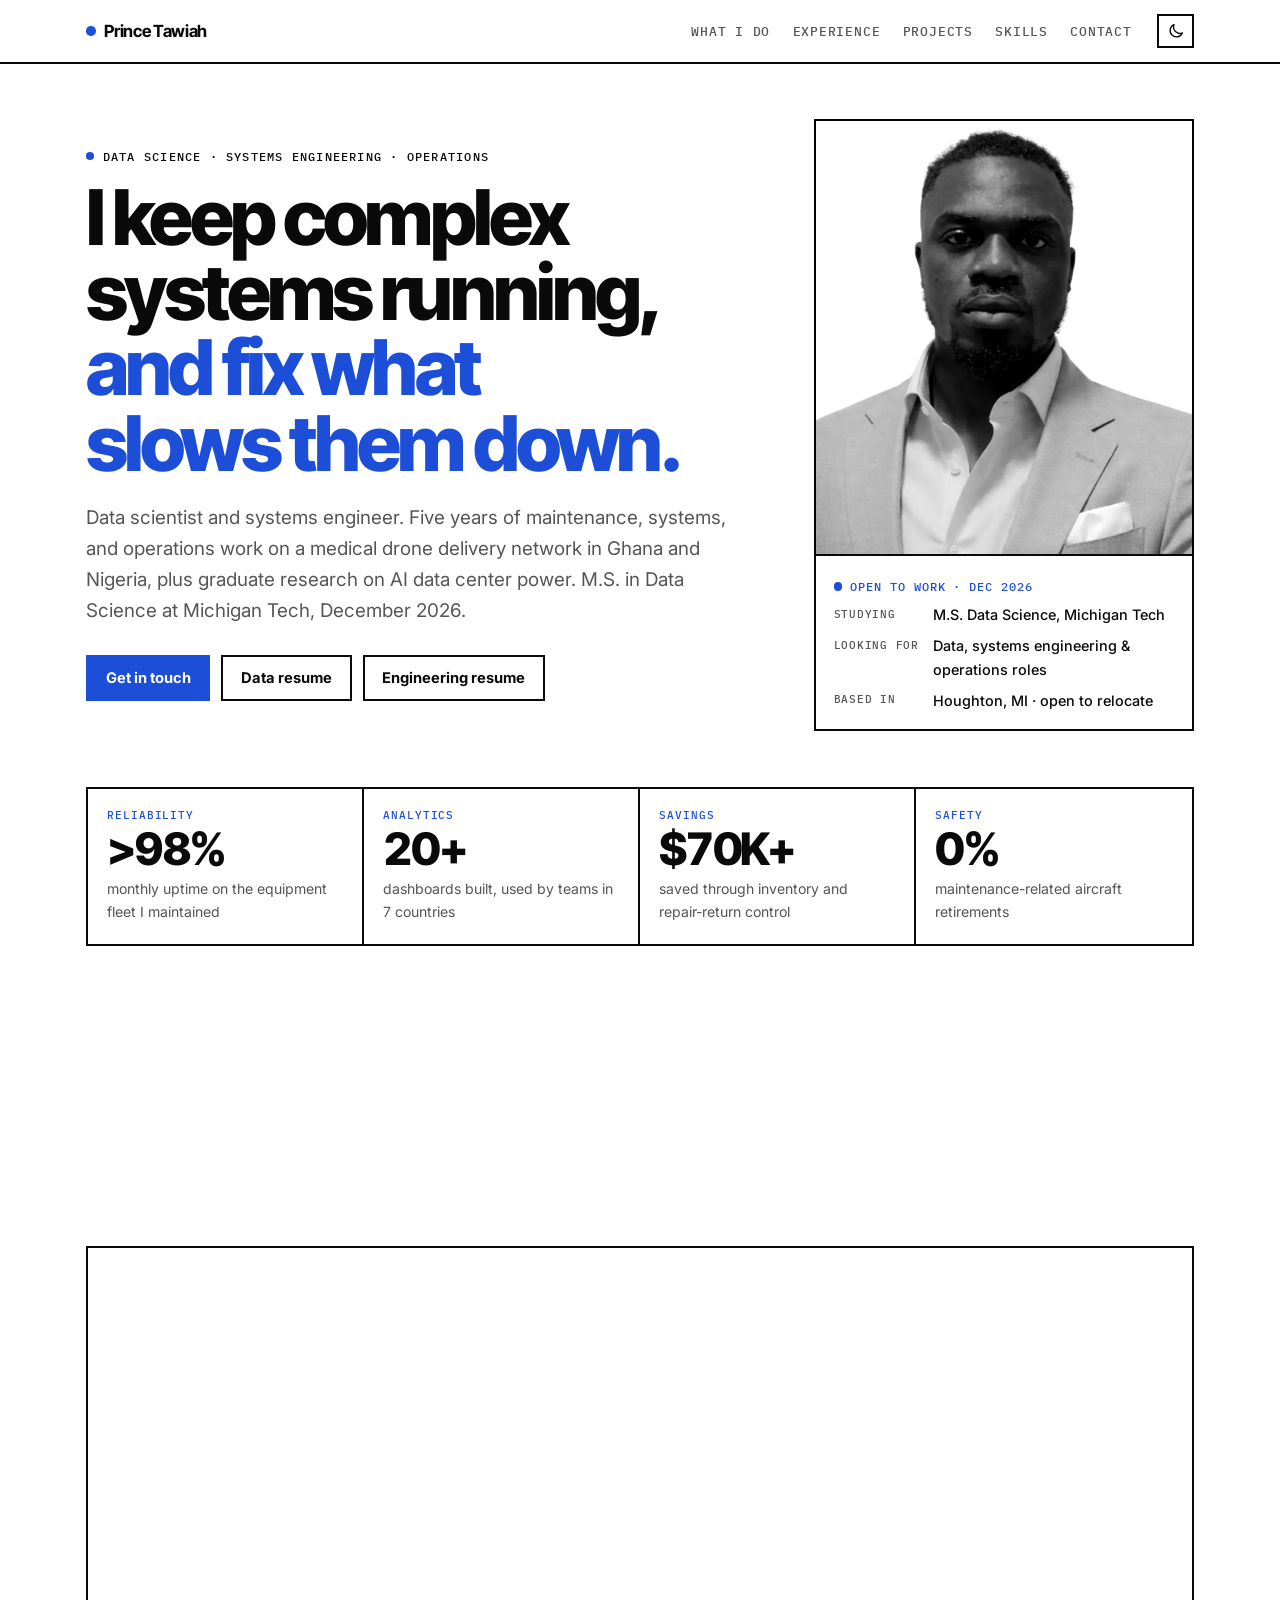
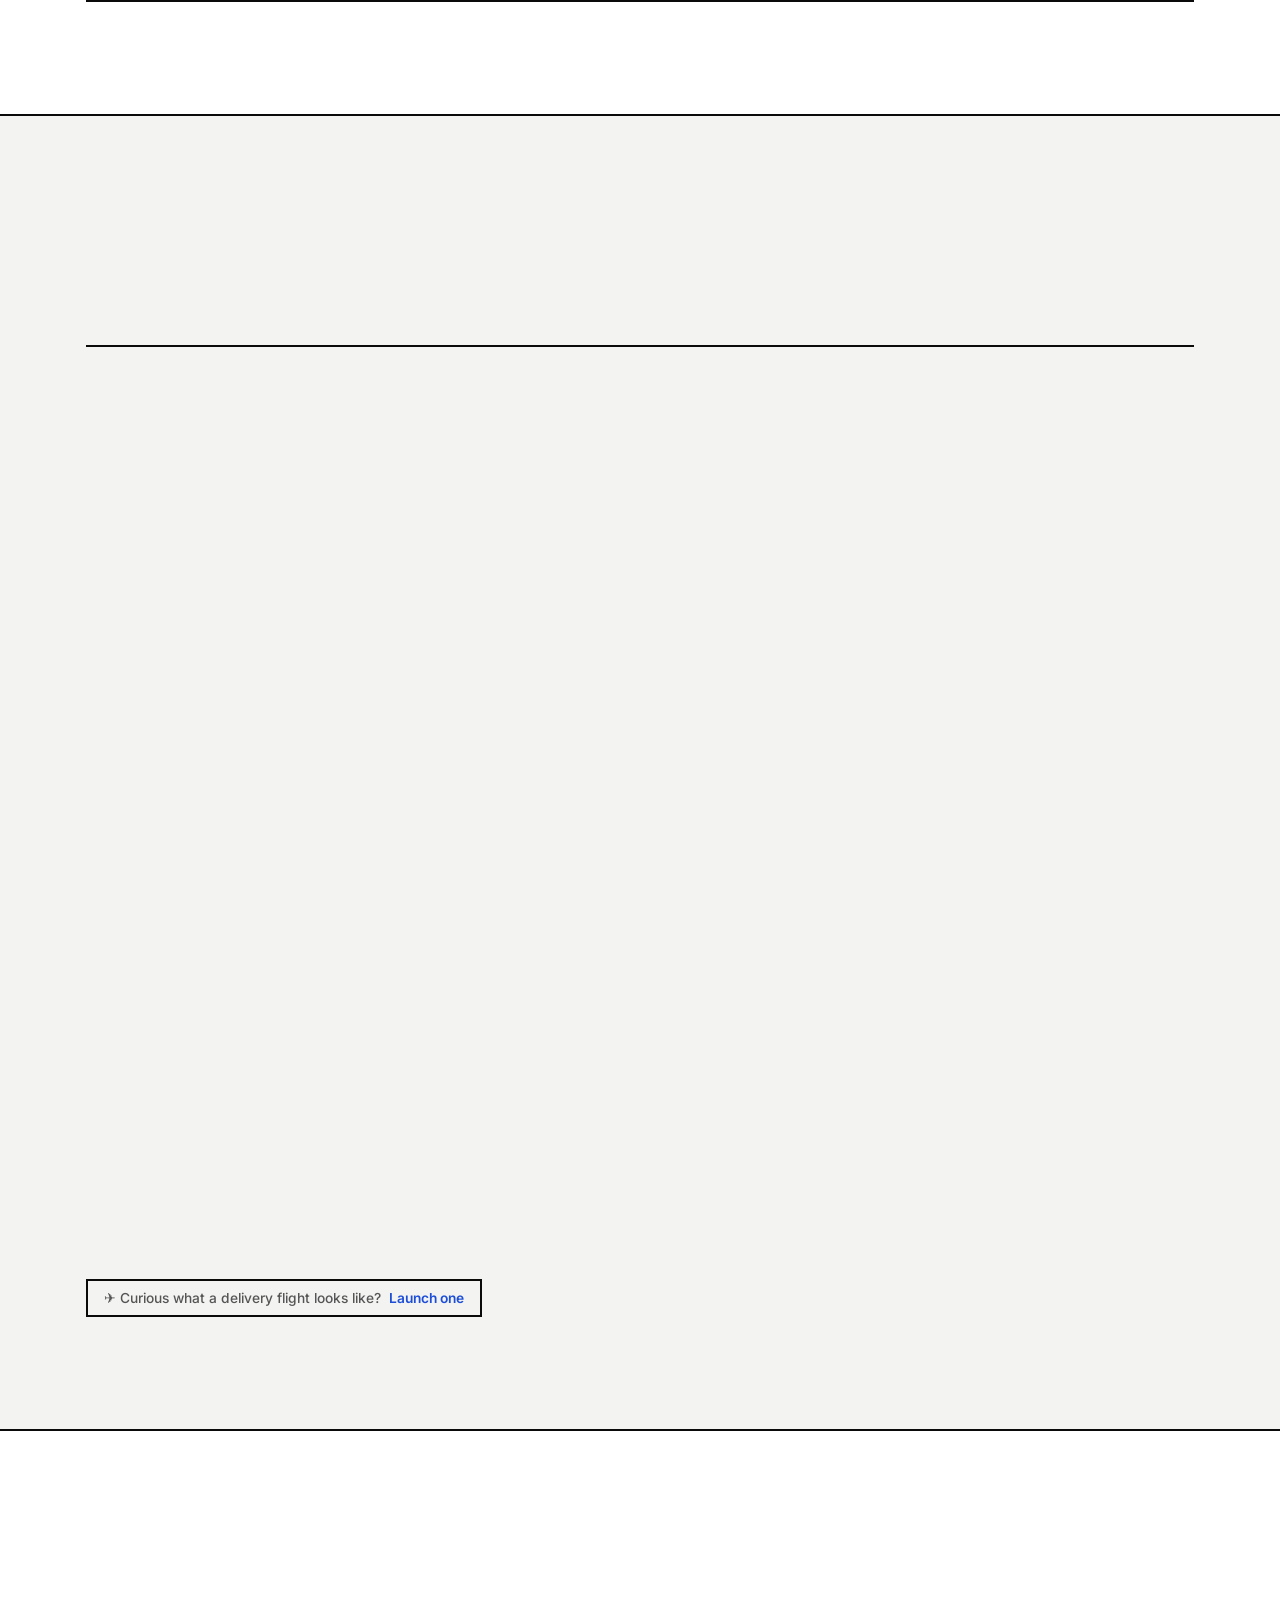
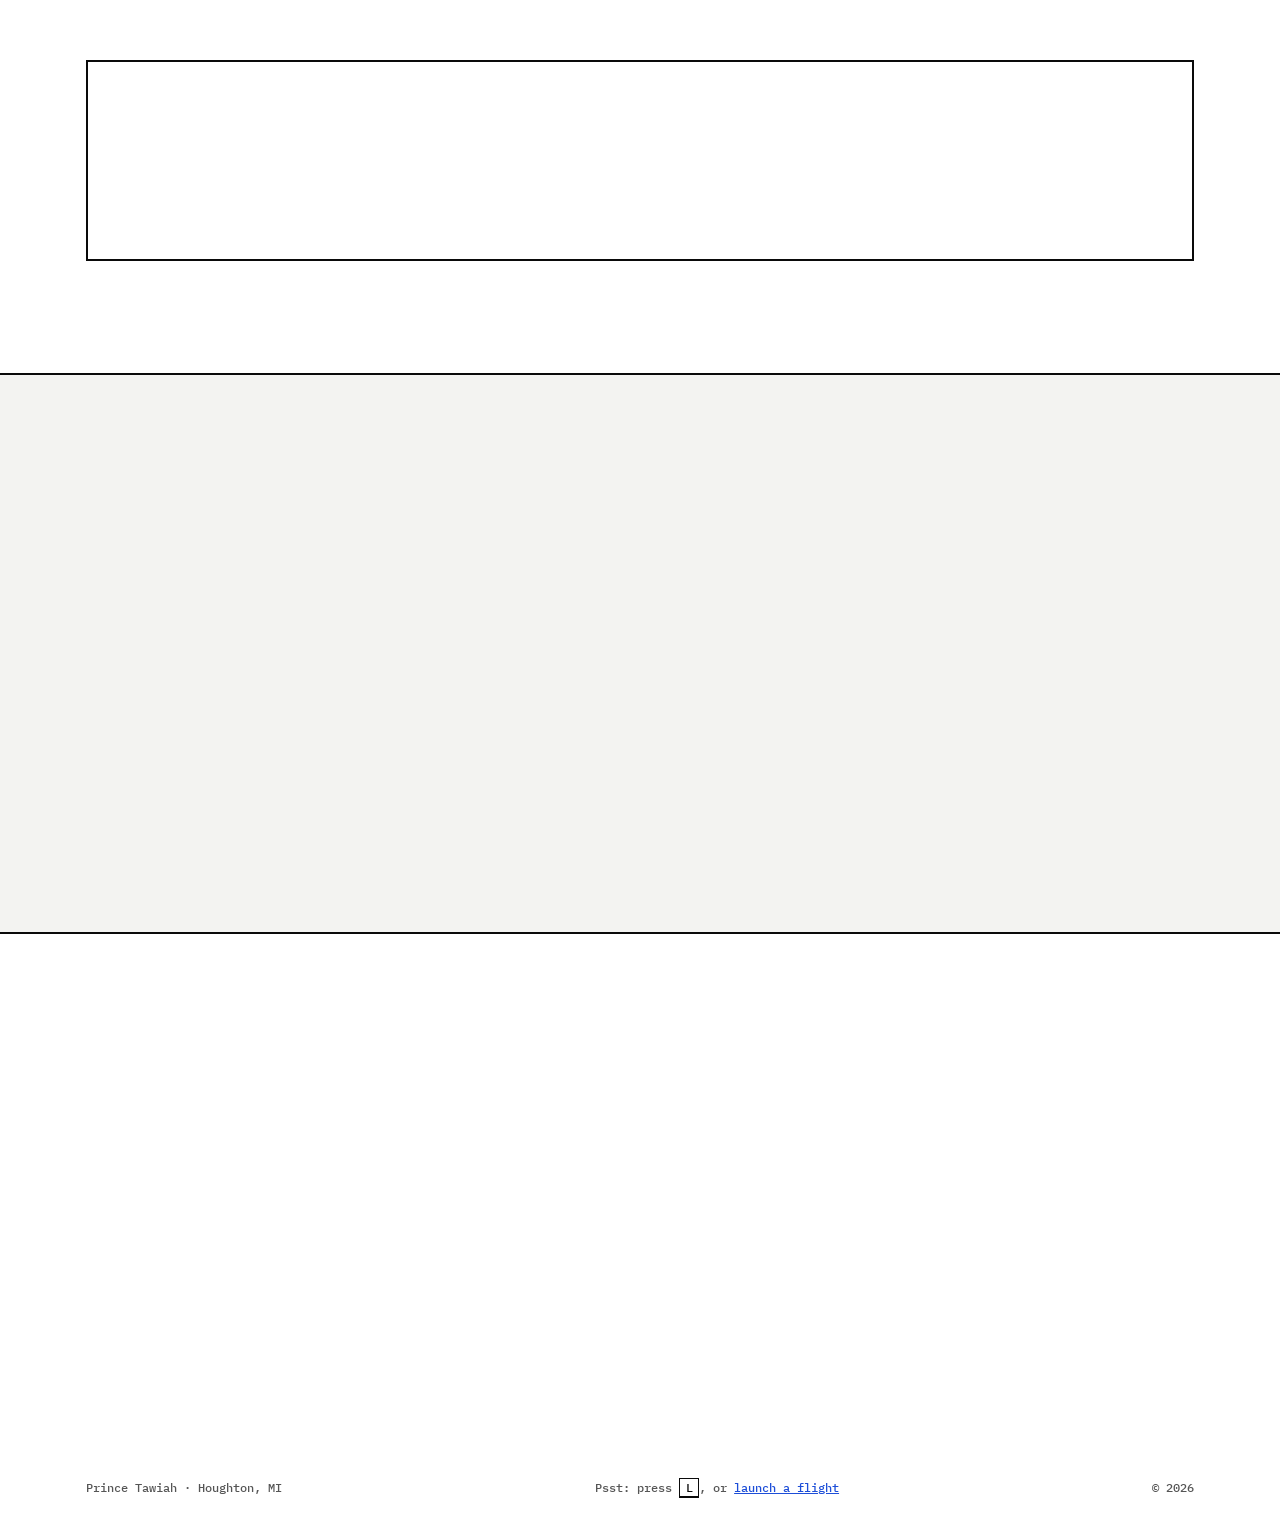
<file: styles/swiss/index.html>
<!doctype html><html lang="en"><head><meta charset="utf-8"><meta name="viewport" content="width=device-width,initial-scale=1"><meta name="robots" content="noindex"><title>Prince Tawiah | Data, Engineering &amp; Operations</title>
<meta name="description" content="Prince Tawiah: data science, field and systems engineering, and flight operations from five years running a drone delivery distribution center in Ghana.">
<link rel="preconnect" href="https://fonts.googleapis.com"><link rel="preconnect" href="https://fonts.gstatic.com" crossorigin>
<link href="https://fonts.googleapis.com/css2?family=Inter+Tight:wght@700;800&family=Inter:wght@400;500;600;700&family=IBM+Plex+Mono:wght@500&display=swap" rel="stylesheet">
<link rel="stylesheet" href="style.css">
</head><body><a class="skip" href="#main">Skip to content</a>
<header class="bar">
  <div class="wrap bar-in">
    <a class="mark" href="#top"><span class="dot" aria-hidden="true"></span>Prince Tawiah</a>
    <nav class="menu" id="menu" aria-label="Primary"><a href="#what">What I do</a><a href="#log">Experience</a><a href="#work">Projects</a><a href="#skills">Skills</a><a href="#contact">Contact</a></nav>
    <div class="bar-tools"><button class="tool icon-btn" id="theme" type="button" aria-label="Switch theme"></button><button class="tool menu-btn" id="menu-btn" type="button" aria-expanded="false" aria-controls="menu">Menu</button></div>
  </div>
</header>

<main id="main">
  <section class="hero" id="top">
    <div class="wrap hero-grid">
      <div>
        <p class="kicker"><span class="live" aria-hidden="true"></span>Data science · Systems engineering · Operations</p>
        <h1><span class="sr">I keep complex systems running, and use data to improve reliability.</span><span aria-hidden="true">I keep complex systems running, <em class="rot"><span class="on">and fix what slows them down.</span><span>and catch faults before they fail.</span><span>and lead the teams that maintain them.</span><span>and use data to improve reliability.</span></em></span></h1>
        <p class="lede">Data scientist and systems engineer. Five years of maintenance, systems, and operations work on a medical drone delivery network in Ghana and Nigeria, plus graduate research on AI data center power. M.S. in Data Science at Michigan Tech, December 2026.</p>
        <div class="actions">
          <a class="btn primary" href="#contact">Get in touch</a>
          <a class="btn" href="../../assets/Prince_Tawiah_Resume_Data.pdf" data-cv="data">Data resume</a>
          <a class="btn" href="../../assets/Prince_Tawiah_Resume_Engineering.pdf" data-cv="engineering">Engineering resume</a>
        </div>
      </div>
      <figure class="portrait rv">
        <div class="frame"><img src="../../assets/prince-tawiah-professional.webp" alt="Prince Tawiah" width="900" height="1350"></div>
        <figcaption class="now">
          <span class="status"><i aria-hidden="true"></i>Open to work · Dec 2026</span>
          <dl>
            <div><dt>Studying</dt><dd>M.S. Data Science, Michigan Tech</dd></div>
            <div><dt>Looking for</dt><dd>Data, systems engineering &amp; operations roles</dd></div>
            <div><dt>Based in</dt><dd>Houghton, MI · open to relocate</dd></div>
          </dl>
        </figcaption>
      </figure>
    </div>
  </section>

  <section class="readouts wrap" aria-label="Highlights">
    <div><span class="lbl">Reliability</span><strong data-to="98" data-pre="&gt;" data-suf="%">&gt;98%</strong><span>monthly uptime on the equipment fleet I maintained</span></div>
    <div><span class="lbl">Analytics</span><strong data-to="20" data-suf="+">20+</strong><span>dashboards built, used by teams in 7 countries</span></div>
    <div><span class="lbl">Savings</span><strong data-to="70" data-pre="$" data-suf="K+">$70K+</strong><span>saved through inventory and repair-return control</span></div>
    <div><span class="lbl">Safety</span><strong>0%</strong><span>maintenance-related aircraft retirements</span></div>
  </section>

  <section class="sec wrap" id="what">
    <header class="sec-head"><p class="kicker">01 · What I do</p><h2>Three skill sets, one person.</h2><p>I’m most useful where hardware, operations, and data meet: keeping systems up, finding why they fail, and turning the numbers into decisions.</p></header>
    <div class="caps">
      <article class="cap rv"><span class="n">01</span><h3>Data &amp; analytics</h3><p>SQL, Python, and Spark pipelines; dashboards people actually use; machine learning from computer vision to risk prediction.</p><ul><li>20+ Mode dashboards on Snowflake and Databricks</li><li>Distributed ML on a 10-node Spark cluster</li><li>GPU and facility power modeling research</li></ul></article>
      <article class="cap rv"><span class="n">02</span><h3>Systems &amp; field engineering</h3><p>Hands-on maintenance and troubleshooting across power, networking, communications, battery charging, and control systems.</p><ul><li>Faults traced across hardware, software, and site infrastructure</li><li>Fixes tested with engineering teams</li><li>Multi-site installs brought to go-live in Nigeria</li></ul></article>
      <article class="cap rv"><span class="n">03</span><h3>Operations &amp; leadership</h3><p>Running daily operations under real constraints, leading technicians, and building the processes that keep work safe.</p><ul><li>Interim operations manager</li><li>Incident investigations and SOP changes</li><li>Lockout/tagout and Jira triage workflows</li></ul></article>
    </div>
  </section>

  <section class="sec band" id="log">
    <div class="wrap">
      <header class="sec-head"><p class="kicker">02 · Experience</p><h2>Where I’ve done it.</h2></header>
      <div class="logbook" role="list">
        <div class="entry rv" role="listitem"><span class="when">Expected Dec 2026</span><div><h3>M.S. Data Science <small>Michigan Technological University</small></h3><p>Graduate research on AI data center power demand: modeling GPU and CPU utilization and validating it against measured facility power. GPA 3.66.</p></div></div>
        <div class="org rv"><span>Zipline · medical drone delivery</span><span>Ghana &amp; Nigeria · 2019–2025</span></div>
        <div class="entry rv" role="listitem"><span class="when">Dec 2019 – Jan 2025</span><div><h3>Maintenance Technician <small>Systems &amp; fleet</small></h3><p>Maintained launch and recovery systems, battery charging, power, network and communications, ground control stations, and the aircraft fleet: &gt;98% monthly uptime and 0% maintenance-related retirements. Supervised and mentored flight technicians.</p></div></div>
        <div class="entry rv" role="listitem"><span class="when">Ghana</span><div><h3>Flight Operator <small>Operations</small></h3><p>Launches, recoveries, mission monitoring, weather go/no-go calls, and coordination with air traffic control and the Ghana Air Force. Mentored new operators. Best Flight Operator, 2023.</p></div></div>
        <div class="entry rv" role="listitem"><span class="when">Jan 2022 – Dec 2024</span><div><h3>Interim Operations Manager <small>Leadership</small></h3><p>Ran daily operations and the team through leadership gaps while keeping delivery targets.</p></div></div>
        <div class="entry rv" role="listitem"><span class="when">Jan 2022 – Oct 2022</span><div><h3>Systems Installation Lead <small>Deployment · Nigeria</small></h3><p>Brought up multiple new sites, leading battery charging installation through go-live.</p></div></div>
        <div class="entry rv" role="listitem"><span class="when">Feb 2023 – Mar 2024</span><div><h3>Quartermaster <small>Supply</small></h3><p>Spare-parts inventory and repair returns: 100% accuracy, zero stockouts, $70K+ saved.</p></div></div>
        <div class="entry rv" role="listitem"><span class="when">2017</span><div><h3>Intern Engineer <small>Ghana Grid Company</small></h3><p>Internship with Ghana’s national electricity transmission company during my telecommunication engineering degree.</p></div></div>
      </div>
      <button class="egg-hint" type="button" data-launch>✈ Curious what a delivery flight looks like? <span>Launch one</span></button>
    </div>
  </section>

  <section class="sec wrap" id="work">
    <header class="sec-head"><p class="kicker">03 · Projects</p><h2>Selected work.</h2></header>
    <div class="cards">
      <a class="card rv" href="https://github.com/tbless19/it-power-analysis" target="_blank" rel="noreferrer"><span class="tag">Research</span><h3>AI data center power model</h3><p>Marconi100 telemetry replayed through a stage-aware GPU power model and validated against measured facility power.</p><span class="go">Repository ↗</span></a>
      <a class="card rv" href="https://github.com/tbless19/galamsey-cnn-classifier" target="_blank" rel="noreferrer"><span class="tag">Computer vision</span><h3>Galamsey classifier</h3><p>Leakage-safe CNN detecting illegal gold mining in satellite imagery: 96.7% test accuracy, about 0.99 ROC-AUC.</p><span class="go">Repository ↗</span></a>
      <a class="card rv" href="https://github.com/tbless19/CVD_-Risk_Prediction_Analysis" target="_blank" rel="noreferrer"><span class="tag">Apache Spark</span><h3>Cardiovascular risk prediction</h3><p>Five distributed ML pipelines on a 10-node Spark cluster, up to 5× faster than single-node.</p><span class="go">Repository ↗</span></a>
    </div>
  </section>

  <section class="sec band" id="skills">
    <div class="wrap split">
      <div>
        <p class="kicker">04 · Skills &amp; education</p>
        <h2>Toolkit.</h2>
        <div class="skill-groups">
          <div><h3>Data</h3><ul class="chips"><li>Python</li><li>SQL</li><li>R</li><li>Spark</li><li>Snowflake</li><li>Databricks</li><li>BigQuery</li><li>TensorFlow</li><li>scikit-learn</li><li>Mode</li><li>Power BI</li></ul></div>
          <div><h3>Engineering &amp; operations</h3><ul class="chips"><li>Electrical &amp; power systems</li><li>Networking &amp; comms</li><li>Troubleshooting</li><li>Preventive maintenance</li><li>Lockout/tagout</li><li>Jira</li><li>SOPs &amp; incident review</li></ul></div>
        </div>
      </div>
      <div class="edu">
        <div class="rv"><span class="tag">Education</span><h3>M.S. Data Science</h3><p>Michigan Technological University · GPA 3.66 · Expected Dec 2026</p></div>
        <div class="rv"><span class="tag">Education</span><h3>B.Sc. Telecommunication Engineering</h3><p>KNUST, Kumasi · 2018</p></div>
      </div>
    </div>
  </section>

  <section class="sec wrap" id="contact">
    <div class="cta rv">
      <div><p class="kicker">05 · Contact</p><h2>Let’s build something reliable.</h2><p>Open to data, field and systems engineering, data center, and operations roles. Happy to relocate.</p></div>
      <div class="reach">
        <a href="mailto:ptawiah.st@gmail.com"><span>Email</span>ptawiah.st@gmail.com</a>
        <a href="https://www.linkedin.com/in/ptawia3" target="_blank" rel="noreferrer"><span>LinkedIn</span>linkedin.com/in/ptawia3</a>
        <a href="https://github.com/tbless19" target="_blank" rel="noreferrer"><span>GitHub</span>github.com/tbless19</a>
      </div>
    </div>
  </section>
</main>
<footer class="foot wrap"><span>Prince Tawiah · Houghton, MI</span><span class="psst">Psst: press <kbd>L</kbd>, or <button type="button" class="linkish" data-launch>launch a flight</button></span><span>© <span id="yr">2026</span></span></footer>

<dialog class="flight" id="flight" aria-labelledby="flight-title">
  <div class="flight-head">
    <div><p class="kicker">Hidden hangar</p><h2 id="flight-title">A delivery flight, the way I used to run them.</h2></div>
    <button class="tool" type="button" id="flight-close">Close</button>
  </div>
  <p class="flight-sub">At Zipline I kept every stage of this loop working: the launcher, the aircraft, the recovery system, and the charging, power, and network gear behind them.</p>
  <figure class="profile" aria-label="Animated mission profile: launch, cruise, drop, return, recover">
    <svg id="mp" viewBox="0 50 1200 290" role="img" aria-hidden="true">
        <defs>
          <pattern id="hatch" width="8" height="8" patternUnits="userSpaceOnUse" patternTransform="rotate(45)"><line x1="0" y1="0" x2="0" y2="8" class="hatch"/></pattern>
        </defs>
        <line x1="0" y1="318" x2="1200" y2="318" class="ground"/>
        <rect x="0" y="318" width="1200" height="22" fill="url(#hatch)"/>
        <!-- launcher -->
        <g class="rig"><path d="M56 316 L150 286" class="rail"/><path d="M70 316 L76 300 M110 316 L112 296 M140 316 L140 289" class="leg"/><rect x="40" y="306" width="34" height="12" rx="2" class="box"/></g>
        <!-- facility -->
        <g class="facility" transform="translate(712 278)"><path d="M0 40 V14 L26 0 L52 14 V40 Z" class="bld"/><path d="M22 18 h8 v6 h6 v8 h-6 v6 h-8 v-6 h-6 v-8 h6 z" class="cross"/></g>
        <circle cx="738" cy="316" r="16" class="zone"/>
        <!-- recovery -->
        <g class="rig"><path d="M1096 318 V206 M1176 318 V206" class="post"/><path id="wire" d="M1096 214 L1176 214" class="wire"/></g>
        <!-- path -->
        <path id="route" d="M150 286 C 230 226, 270 120, 380 112 L 560 112 C 630 112, 650 176, 712 176 L 770 176 C 840 176, 860 100, 940 100 L 990 100 C 1050 100, 1090 170, 1136 214" class="route"/>
        <path id="trail" d="M150 286 C 230 226, 270 120, 380 112 L 560 112 C 630 112, 650 176, 712 176 L 770 176 C 840 176, 860 100, 940 100 L 990 100 C 1050 100, 1090 170, 1136 214" class="trail" pathLength="1000"/>
        <!-- package with paper drogue -->
        <g id="pkg" opacity="0"><path d="M-12 -26 Q0 -40 12 -26 Z" class="canopy"/><path d="M-11 -26 L-3 -6 M11 -26 L3 -6" class="lines"/><rect x="-6" y="-6" width="12" height="10" rx="1.5" class="box"/></g>
        <!-- aircraft, side view: pod body, high straight wing, wing-mounted prop, boom, tail, tailhook -->
        <g id="zip">
          <g class="ac">
            <path d="M-39.5 -0.6 L-39.1 -10.3 L-33.8 -10.3 L-31.4 -0.6 Z" class="fin"/>
            <path d="M-40.6 2.4 L-36.5 -0.2" class="hook"/>
            <path d="M-15 -1.9 L-15 -8.6 L-9.6 -8.6 L-10.2 -6 Q-10 -3.2 -7 -3 Z" class="pylon"/>
            <path d="M28.8 0 C28.8 -3.2 22 -4.5 10 -4.4 C0 -4.2 -8 -2 -17.4 -0.6 L-41.5 -0.5 L-41.5 0.7 L-17.4 0.8 C-8 2.6 0 4.8 10 4.8 C22 4.8 28.8 3.2 28.8 0 Z" class="pod"/>
            <path d="M5 -4.35 Q11 -6.3 18 -4.3 Q11 -4.8 5 -4.35 Z" class="canopy-top"/>
            <rect x="19.2" y="4.4" width="1.6" height="1.6" rx=".4" class="tab"/>
            <rect x="-17.4" y="-9.7" width="11" height="2.1" rx="1" class="nacelle"/>
            <ellipse cx="-18" cy="-8.65" rx=".75" ry="5.8" class="prop"/>
            <ellipse cx="-5.8" cy="-8.65" rx=".75" ry="5.8" class="prop"/>
          </g>
        </g>
      </svg>
    <ol class="phases" id="phase-legend">
      <li data-p="0"><b>T+00</b>Launch</li>
      <li data-p="1"><b>Cruise</b>Monitor</li>
      <li data-p="2"><b>Drop</b>Deliver</li>
      <li data-p="3"><b>Return</b>Inbound</li>
      <li data-p="4"><b>Recover</b>Catch</li>
    </ol>
    <figcaption>Illustration: the aircraft launches from a catapult, drops its package under a paper parachute, and is caught by its tailhook on a recovery wire.</figcaption>
  </figure>
</dialog>

<dialog class="cv" id="cv" aria-labelledby="cv-title">
  <div class="cv-head">
    <div class="cv-tabs" role="tablist" aria-label="Resume version">
      <button type="button" role="tab" data-cv-tab="data" aria-selected="true">Data</button>
      <button type="button" role="tab" data-cv-tab="engineering" aria-selected="false">Engineering</button>
    </div>
    <h2 id="cv-title" class="sr">Resume preview</h2>
    <div class="cv-actions">
      <button type="button" class="btn primary" id="cv-dl">Download PDF</button>
      <a class="btn cv-open" id="cv-open" href="../../assets/Prince_Tawiah_Resume_Data.pdf" target="_blank" rel="noopener">Open in new tab</a>
      <button type="button" class="tool" id="cv-close" aria-label="Close resume preview">Close</button>
    </div>
  </div>
  <p class="cv-msg" id="cv-msg" role="status" hidden></p>
  <div class="cv-page"><img id="cv-img" src="../../assets/resume_data.webp" alt="Prince Tawiah, data resume, page 1" width="1445" height="1870"><p class="cv-hint">Tap the page to zoom</p></div>
</dialog>
<script src="site.js"></script>
</body></html>
</file>
<file: style.css>
/* Layout: a mission-profile page. Graph-paper background, an animated launch → drop → recovery flight path with a fixed-wing aircraft, a top-view systems diagram, and a logbook. */
:root{
  --bg:#f4f0e8; --panel:#fffdf8; --band:#ebe5d8; --ink:#14202b; --muted:#56626d; --line:#d9d0bf; --grid:rgba(20,32,43,.055);
  --sig:#d93a26; --sig-ink:#ffffff; --sky:#2c5f99;
  --plane:#ffffff; --plane-line:#14202b;
  --display:"Space Grotesk","Helvetica Neue",Arial,sans-serif; --body:"IBM Plex Sans","Helvetica Neue",Arial,sans-serif; --mono:"JetBrains Mono",ui-monospace,Menlo,monospace;
  color-scheme:light;
}
@media (prefers-color-scheme:dark){:root:not([data-theme="light"]){--bg:#0d141c;--panel:#131d27;--band:#101922;--ink:#ece6da;--muted:#9ba7b2;--line:#25323e;--grid:rgba(236,230,218,.045);--sig:#ff5c45;--sky:#7fb0e6;--plane:#ece6da;--plane-line:#0d141c;color-scheme:dark}}
:root[data-theme="dark"]{--bg:#0d141c;--panel:#131d27;--band:#101922;--ink:#ece6da;--muted:#9ba7b2;--line:#25323e;--grid:rgba(236,230,218,.045);--sig:#ff5c45;--sky:#7fb0e6;--plane:#ece6da;--plane-line:#0d141c;color-scheme:dark}
*{box-sizing:border-box}
[hidden]{display:none!important}
html{scroll-behavior:smooth;scroll-padding-top:4.5rem}
body{margin:0;color:var(--ink);font:400 1.03rem/1.65 var(--body);overflow-x:hidden;
  background-color:var(--bg);
  background-image:linear-gradient(var(--grid) 1px,transparent 1px),linear-gradient(90deg,var(--grid) 1px,transparent 1px);
  background-size:28px 28px}
a{color:inherit}
img{max-width:100%;display:block}
h1,h2,h3{font-family:var(--display);margin:0;text-wrap:balance;letter-spacing:-.025em;line-height:1.08}
h2{font-size:clamp(1.75rem,3.6vw,2.6rem)}
h3{font-size:1.14rem;letter-spacing:-.01em}
p{margin:0}
.wrap{width:min(1180px,100%);margin-inline:auto;padding-inline:clamp(16px,4vw,36px)}
.skip{position:fixed;left:1rem;top:-4rem;z-index:60;background:var(--sig);color:#fff;padding:.5rem .9rem;border-radius:6px}
.skip:focus{top:1rem}
:focus-visible{outline:2px solid var(--sig);outline-offset:3px}

/* bar */
.bar{position:sticky;top:0;z-index:40;background:color-mix(in srgb,var(--bg) 86%,transparent);backdrop-filter:blur(10px);-webkit-backdrop-filter:blur(10px);border-bottom:1px solid var(--line)}
.bar-in{display:flex;align-items:center;gap:1rem;height:3.9rem}
.mark{font:700 1.05rem var(--display);text-decoration:none;display:flex;align-items:center;gap:.55rem;margin-right:auto;letter-spacing:-.02em}
.mark .dot{width:.6rem;height:.6rem;border-radius:50%;background:var(--sig);box-shadow:0 0 0 4px color-mix(in srgb,var(--sig) 22%,transparent)}
.menu{display:flex;gap:.2rem}
.menu a{font:500 .8rem var(--mono);text-transform:uppercase;letter-spacing:.06em;text-decoration:none;padding:.45rem .6rem;border-radius:6px;color:var(--muted)}
.menu a:hover,.menu a.on{color:var(--ink);background:var(--panel)}
.menu a.on{box-shadow:inset 0 -2px 0 var(--sig)}
.bar-tools{display:flex;gap:.4rem}
.tool{font:500 .76rem var(--mono);text-transform:uppercase;letter-spacing:.06em;background:var(--panel);color:var(--ink);border:1px solid var(--line);border-radius:6px;padding:.45rem .7rem;cursor:pointer}
.tool:hover{border-color:var(--ink)}
.menu-btn{display:none}

/* shared */
.kicker{font:500 .76rem var(--mono);text-transform:uppercase;letter-spacing:.1em;color:var(--sig);display:flex;align-items:center;gap:.55rem;margin-bottom:1rem}
.live{width:.5rem;height:.5rem;border-radius:50%;background:var(--sig);animation:pulse 1.6s ease-in-out infinite}
@keyframes pulse{50%{opacity:.25}}
.btn{display:inline-flex;align-items:center;font:600 .92rem var(--body);text-decoration:none;padding:.75rem 1.1rem;border-radius:8px;border:1px solid var(--ink);background:var(--panel);transition:transform .2s,box-shadow .2s}
.btn:hover{transform:translateY(-2px);box-shadow:0 4px 0 var(--ink)}
.btn.primary{background:var(--sig);border-color:var(--sig);color:var(--sig-ink)}
.btn.primary:hover{box-shadow:0 4px 0 color-mix(in srgb,var(--sig) 50%,var(--ink))}
.tag{font:500 .7rem var(--mono);text-transform:uppercase;letter-spacing:.08em;color:var(--sky)}
.sec{padding-block:clamp(4rem,9vw,7rem)}
.band{background:color-mix(in srgb,var(--band) 88%,transparent);border-block:1px solid var(--line)}
.sec-head{max-width:46rem;margin-bottom:2.6rem}
.sec-head p:not(.kicker){color:var(--muted);margin-top:.9rem;font-size:1.06rem}
.body-lg{font-size:1.07rem;color:var(--muted);margin-top:1rem}
.note{font-size:.92rem;color:var(--muted);margin-top:1.4rem;padding-left:.9rem;border-left:3px solid var(--sig)}
.note a{color:var(--ink);font-weight:600}
.split{display:grid;grid-template-columns:1.05fr 1fr;gap:clamp(2rem,5vw,4.5rem);align-items:center}

/* hero */
.hero{padding-top:clamp(2rem,4.5vw,3.4rem);overflow:hidden}
.hero h1{font-size:clamp(2.4rem,6vw,4.5rem);max-width:15ch}
.hero h1 em{font-style:normal;color:var(--sig)}
.lede{max-width:44rem;font-size:clamp(1.05rem,1.6vw,1.18rem);color:var(--muted);margin-top:1.3rem}
.actions{display:flex;flex-wrap:wrap;gap:.7rem;margin-top:1.8rem}
.profile{margin-top:clamp(.5rem,2vw,1.2rem);margin-bottom:0}
#mp{width:100%;height:auto;display:block;overflow:visible}
#mp .ground{stroke:var(--ink);stroke-width:2}
#mp .hatch{stroke:var(--line);stroke-width:2}
#mp .rail{stroke:var(--ink);stroke-width:5;stroke-linecap:round}
#mp .leg,#mp .post{stroke:var(--ink);stroke-width:3;stroke-linecap:round;fill:none}
#mp .box{fill:var(--sig);stroke:var(--ink);stroke-width:1.2}
#mp .wire{stroke:var(--sig);stroke-width:2.5;fill:none}
#mp .bld{fill:var(--panel);stroke:var(--ink);stroke-width:2}
#mp .cross{fill:var(--sig)}
#mp .zone{fill:none;stroke:var(--sig);stroke-width:1.5;stroke-dasharray:4 4;opacity:.7}
#mp .route{fill:none;stroke:var(--muted);stroke-width:1.5;stroke-dasharray:3 7;opacity:.6}
#mp .trail{fill:none;stroke:var(--sig);stroke-width:2.5;stroke-linecap:round;stroke-dasharray:1000;stroke-dashoffset:1000}
#mp .canopy{fill:#f3e7cf;stroke:var(--ink);stroke-width:1.2}
#mp .lines{stroke:var(--ink);stroke-width:.9;fill:none}
#mp .ac{transform:scale(1.35)}
#mp .pod,#mp .wing,#mp .fin,#mp .nacelle,#mp .pylon{fill:var(--plane);stroke:var(--plane-line);stroke-width:.8;stroke-linejoin:round}
#mp .canopy-top{fill:color-mix(in srgb,var(--sig) 30%,var(--plane));stroke:none}
#mp .tab{fill:var(--sig)}
#mp .boom,#mp .tailplane{stroke:var(--ink);stroke-width:1.7;stroke-linecap:round}
#mp .hook{stroke:var(--ink);stroke-width:1;stroke-linecap:round}
#mp .prop{fill:color-mix(in srgb,var(--ink) 55%,transparent);animation:flick .12s linear infinite}
@keyframes flick{50%{opacity:.35}}
:root[data-theme="dark"] #mp .boom,:root[data-theme="dark"] #mp .tailplane{stroke:var(--plane)}
@media (prefers-color-scheme:dark){:root:not([data-theme="light"]) #mp .boom,:root:not([data-theme="light"]) #mp .tailplane{stroke:var(--plane)}}
.phases{list-style:none;margin:1rem 0 0;padding:0;display:grid;grid-template-columns:repeat(5,1fr);border:1px solid var(--line);border-radius:10px;background:var(--panel);overflow:hidden}
.phases li{padding:.7rem .8rem;font-size:.9rem;color:var(--muted);border-right:1px solid var(--line);position:relative;transition:color .3s,background .3s}
.phases li:last-child{border-right:0}
.phases li b{display:block;font:500 .7rem var(--mono);text-transform:uppercase;letter-spacing:.08em;color:var(--muted)}
.phases li::after{content:"";position:absolute;left:0;bottom:0;height:3px;width:0;background:var(--sig);transition:width .4s}
.phases li.on{color:var(--ink);background:color-mix(in srgb,var(--sig) 8%,var(--panel))}
.phases li.on b{color:var(--sig)}
.phases li.on::after{width:100%}
.profile figcaption{font-size:.78rem;color:var(--muted);margin-top:.6rem}

/* readouts */
.readouts{display:grid;grid-template-columns:repeat(4,1fr);gap:1rem;margin-top:clamp(2.5rem,5vw,3.5rem)}
.readouts div{background:var(--panel);border:1px solid var(--line);border-radius:12px;padding:1.2rem 1.2rem 1.3rem;display:flex;flex-direction:column;gap:.25rem}
.readouts .lbl{font:500 .7rem var(--mono);text-transform:uppercase;letter-spacing:.08em;color:var(--sig)}
.readouts strong{font:700 clamp(2rem,4vw,2.8rem)/1.05 var(--display);letter-spacing:-.03em;font-variant-numeric:tabular-nums}
.readouts span:last-child{font-size:.88rem;color:var(--muted)}

/* steps */
.steps{list-style:none;margin:0;padding:0;display:grid;grid-template-columns:repeat(5,1fr);gap:0;counter-reset:s;position:relative}
.steps::before{content:"";position:absolute;left:1.2rem;right:1.2rem;top:1.2rem;border-top:2px dashed var(--line)}
.steps li{position:relative;padding:0 1.1rem 0 0}
.steps .n{position:relative;display:grid;place-items:center;width:2.4rem;height:2.4rem;border-radius:50%;background:var(--panel);border:2px solid var(--ink);font:500 .78rem var(--mono);margin-bottom:1.1rem;transition:background .3s,color .3s}
.steps li:hover .n{background:var(--sig);border-color:var(--sig);color:#fff}
.steps h3{margin-bottom:.4rem}
.steps p{font-size:.94rem;color:var(--muted)}

/* plan view */
.plan{margin:0;background:var(--panel);border:1px solid var(--line);border-radius:16px;padding:1rem}
.plan svg{width:100%;height:auto;display:block}
.plan .grid-lines path{stroke:var(--grid);stroke-width:1;fill:none}
.plan .wing{fill:var(--plane);stroke:var(--plane-line);stroke-width:1.5}
.plan .pod,.plan .nacelle,.plan .tail,.plan .boom{fill:var(--plane);stroke:var(--plane-line);stroke-width:1.5}
.plan .bay{fill:none;stroke:var(--plane-line);stroke-width:1.2;stroke-dasharray:3 3}
.plan .hook{stroke:var(--ink);stroke-width:2;stroke-linecap:round}
.plan .blade{fill:var(--ink);opacity:.75}
.plan .disc{fill:color-mix(in srgb,var(--ink) 10%,transparent)}
.plan .blade{animation:blur .16s steps(2) infinite}
@keyframes blur{50%{transform:scaleX(.55);opacity:.35}}
.plan .blade{transform-box:fill-box;transform-origin:center}
.plan .callouts path{fill:none;stroke:var(--muted);stroke-width:1.2;stroke-dasharray:200;stroke-dashoffset:200;transition:stroke-dashoffset 1.2s ease}
.plan .callouts text{font:500 14px var(--mono);fill:var(--ink);opacity:0;transition:opacity .6s .8s}
.plan.in .callouts path{stroke-dashoffset:0}
.plan.in .callouts text{opacity:1}
.plan figcaption{font-size:.78rem;color:var(--muted);margin-top:.4rem;padding-inline:.3rem}
.sys{list-style:none;padding:0;margin:1.4rem 0 0;display:grid;grid-template-columns:1fr 1fr;gap:.55rem}
.sys li{background:var(--panel);border:1px solid var(--line);border-radius:8px;padding:.6rem .8rem;font-size:.92rem;color:var(--muted)}
.sys li b{color:var(--ink)}

/* logbook */
.logbook{border-top:2px solid var(--ink)}
.entry{display:grid;grid-template-columns:13rem 1fr;gap:1.5rem;padding:1.4rem 0;border-bottom:1px solid var(--line);transition:background .25s,padding .25s}
.entry:hover{background:var(--panel);padding-inline:1rem}
.entry .when{font:500 .8rem var(--mono);color:var(--sig);padding-top:.25rem}
.entry h3{font-size:1.25rem}
.entry h3 small{font:500 .72rem var(--mono);text-transform:uppercase;letter-spacing:.07em;color:var(--sky);margin-left:.5rem;white-space:nowrap}
.entry p{color:var(--muted);margin-top:.35rem;max-width:52rem}

/* data */
.split.rev > :first-child{order:0}
.chips{list-style:none;padding:0;margin:1.4rem 0 0;display:flex;flex-wrap:wrap;gap:.45rem}
.chips li{font:500 .78rem var(--mono);border:1px solid var(--line);background:var(--panel);border-radius:999px;padding:.32rem .7rem}
.scope{margin:0;background:#0f1a24;color:#e7eef4;border-radius:16px;padding:1.1rem 1.1rem .8rem;border:1px solid #22313f;box-shadow:0 18px 40px -24px rgba(0,0,0,.5)}
.scope-head{display:flex;justify-content:space-between;font:500 .72rem var(--mono);letter-spacing:.1em;color:#9fb2c3;margin-bottom:.7rem}
.blink{color:#ff6a52;animation:pulse 1.4s infinite}
.scope svg{width:100%;height:auto;display:block}
.scope .gl{stroke:rgba(255,255,255,.08);stroke-width:1}
.scope .sig-line{fill:none;stroke:#ff6a52;stroke-width:3;stroke-linejoin:round;stroke-dasharray:1;stroke-dashoffset:1;transition:stroke-dashoffset 2.2s ease}
.scope .sig-fill{fill:rgba(255,106,82,.14);opacity:0;transition:opacity 1s 1.6s}
.scope.in .sig-line{stroke-dashoffset:0}
.scope.in .sig-fill{opacity:1}
.scope figcaption{font-size:.72rem;color:#8396a6;margin-top:.3rem}

/* cards */
.cards{display:grid;grid-template-columns:repeat(3,1fr);gap:1rem}
.card{display:flex;flex-direction:column;gap:.55rem;text-decoration:none;background:var(--panel);border:1px solid var(--line);border-radius:14px;padding:1.4rem;transition:transform .25s,border-color .25s,box-shadow .25s}
.card:hover{transform:translateY(-4px);border-color:var(--ink);box-shadow:0 6px 0 var(--ink)}
.card p{color:var(--muted);font-size:.95rem;flex:1}
.go{font:500 .78rem var(--mono);color:var(--sig)}
.edu{display:grid;grid-template-columns:1fr 1fr;gap:1rem;margin-top:1rem}
.edu div{border:1px dashed var(--ink);border-radius:14px;padding:1.3rem;display:flex;flex-direction:column;gap:.35rem}
.edu p{color:var(--muted);font-size:.95rem}

/* contact */
.cta{display:grid;grid-template-columns:auto 1fr auto;gap:2rem;align-items:center;background:var(--ink);color:var(--bg);border-radius:20px;padding:clamp(1.6rem,4vw,2.8rem)}
.cta img{width:112px;height:112px;border-radius:50%;object-fit:cover;border:3px solid var(--sig)}
.cta p:not(.kicker){color:color-mix(in srgb,var(--bg) 75%,transparent);margin-top:.7rem}
.reach{display:flex;flex-direction:column;gap:.55rem}
.reach a{display:flex;flex-direction:column;text-decoration:none;border:1px solid color-mix(in srgb,var(--bg) 25%,transparent);border-radius:10px;padding:.55rem .9rem;font-weight:600;font-size:.94rem;transition:background .2s,color .2s}
.reach a span{font:500 .66rem var(--mono);text-transform:uppercase;letter-spacing:.08em;color:var(--sig)}
.reach a:hover{background:var(--bg);color:var(--ink)}
.foot{display:flex;justify-content:space-between;padding-block:2rem;font:500 .78rem var(--mono);color:var(--muted)}

/* reveal */
.rv{opacity:0;transform:translateY(18px);transition:opacity .7s ease,transform .7s ease}
.rv.in{opacity:1;transform:none}
.steps li.rv:nth-child(2){transition-delay:.08s}.steps li.rv:nth-child(3){transition-delay:.16s}.steps li.rv:nth-child(4){transition-delay:.24s}.steps li.rv:nth-child(5){transition-delay:.32s}
.cards .rv:nth-child(2){transition-delay:.1s}.cards .rv:nth-child(3){transition-delay:.2s}

@media (max-width:980px){
  .steps{grid-template-columns:1fr;gap:1.4rem}
  .steps::before{left:1.15rem;right:auto;top:1.2rem;bottom:1.2rem;border-top:0;border-left:2px dashed var(--line)}
  .steps li{display:grid;grid-template-columns:3.4rem 1fr;padding:0}
  .steps .n{grid-row:span 2;margin:0}
  .split{grid-template-columns:1fr}
  .cards{grid-template-columns:1fr 1fr}
  .cta{grid-template-columns:auto 1fr}
  .reach{grid-column:1/-1;flex-direction:row;flex-wrap:wrap}
  .reach a{flex:1 1 12rem}
}
@media (max-width:760px){
  .menu-btn{display:inline-flex}
  .menu{position:absolute;top:3.9rem;left:0;right:0;flex-direction:column;background:var(--bg);border-bottom:1px solid var(--line);padding:.6rem 16px 1rem;display:none}
  .menu.open{display:flex}
  .readouts{grid-template-columns:1fr 1fr}
  .phases li{padding:.55rem .4rem;font-size:.74rem}
  .phases li b{font-size:.6rem;letter-spacing:.04em}
  .sys{grid-template-columns:1fr}
  .plan .callouts text{font-size:18px}
  .entry{grid-template-columns:1fr;gap:.3rem}
  .entry h3 small{display:block;margin:.25rem 0 0}
  .cards,.edu{grid-template-columns:1fr}
  .cta{grid-template-columns:1fr}
  .cta img{width:88px;height:88px}
  .foot{flex-direction:column;gap:.4rem}
}
@media (prefers-reduced-motion:reduce){
  *,*::before,*::after{animation:none!important;transition:none!important}
  .rv{opacity:1;transform:none}
  html{scroll-behavior:auto}
}

/* style 9: generalist hero, hidden flight */
.hero{padding-bottom:0}
.hero-grid{display:grid;grid-template-columns:1.25fr .9fr;gap:clamp(2rem,5vw,4rem);align-items:center}
.hero h1{font-size:clamp(2.3rem,5.2vw,4.1rem);max-width:17ch}
.hero .scope{transform-origin:center}
.scope-stats{display:grid;grid-template-columns:repeat(3,1fr);gap:.5rem;margin-top:.8rem;border-top:1px solid #22313f;padding-top:.8rem}
.scope-stats b{display:block;font:700 1.35rem var(--display);color:#fff}
.scope-stats span{font:500 .66rem var(--mono);text-transform:uppercase;letter-spacing:.07em;color:#9fb2c3}
.caps{display:grid;grid-template-columns:repeat(3,1fr);gap:1rem}
.cap{background:var(--panel);border:1px solid var(--line);border-radius:16px;padding:1.5rem;display:flex;flex-direction:column;gap:.6rem;transition:transform .25s,box-shadow .25s,border-color .25s}
.cap:hover{transform:translateY(-4px);border-color:var(--ink);box-shadow:0 6px 0 var(--ink)}
.cap .n{font:500 .74rem var(--mono);color:var(--sig)}
.cap h3{font-size:1.3rem}
.cap p{color:var(--muted);font-size:.96rem}
.cap ul{margin:.3rem 0 0;padding:0;list-style:none;display:grid;gap:.4rem}
.cap li{font-size:.9rem;padding-left:1.1rem;position:relative}
.cap li::before{content:"";position:absolute;left:0;top:.6em;width:.45rem;height:2px;background:var(--sig)}
.caps .rv:nth-child(2){transition-delay:.1s}.caps .rv:nth-child(3){transition-delay:.2s}
.org{display:flex;justify-content:space-between;gap:1rem;flex-wrap:wrap;margin-top:2rem;padding:.6rem .8rem;background:var(--ink);color:var(--bg);border-radius:8px;font:500 .76rem var(--mono);text-transform:uppercase;letter-spacing:.07em}
.egg-hint{margin-top:1.8rem;display:inline-flex;gap:.5rem;align-items:center;flex-wrap:wrap;background:none;border:1px dashed var(--line);border-radius:999px;padding:.55rem 1rem;color:var(--muted);font:500 .86rem var(--body);cursor:pointer;transition:border-color .2s,color .2s}
.egg-hint span{color:var(--sig);font-weight:600}
.egg-hint:hover{border-color:var(--sig);color:var(--ink)}
.skill-groups{display:grid;gap:1.4rem;margin-top:1.2rem}
.skill-groups h3{font-size:1rem}
.skill-groups .chips{margin-top:.6rem}
#skills .edu{grid-template-columns:1fr;margin-top:0}
.psst{color:var(--muted)}
kbd{font:500 .74rem var(--mono);border:1px solid var(--line);border-bottom-width:2px;border-radius:4px;padding:.05rem .35rem;background:var(--panel);color:var(--ink)}
.linkish{background:none;border:0;padding:0;font:inherit;color:var(--sig);text-decoration:underline;cursor:pointer}
dialog.flight{width:min(1100px,calc(100% - 32px));max-width:none;max-height:calc(100dvh - 32px);overflow:auto;border:1px solid var(--line);border-radius:20px;padding:clamp(1.1rem,3vw,2rem);background:var(--bg);color:var(--ink);
  background-image:linear-gradient(var(--grid) 1px,transparent 1px),linear-gradient(90deg,var(--grid) 1px,transparent 1px);background-size:28px 28px;box-shadow:0 30px 80px -30px rgba(0,0,0,.55)}
dialog.flight::backdrop{background:rgba(8,14,20,.55);backdrop-filter:blur(4px)}
dialog.flight[open]{animation:pop .35s ease}
@keyframes pop{from{opacity:0;transform:translateY(16px) scale(.98)}}
.flight-head{display:flex;justify-content:space-between;gap:1rem;align-items:flex-start}
.flight-head .kicker{margin-bottom:.5rem}
.flight-head h2{font-size:clamp(1.3rem,3vw,1.9rem)}
.flight-sub{color:var(--muted);margin:.7rem 0 .4rem;max-width:46rem}
.flight .profile{margin:.6rem 0 0}
.phases li{min-width:0}
@media (max-width:980px){.hero-grid{grid-template-columns:1fr}.caps{grid-template-columns:1fr}}
@media (max-width:760px){.psst{display:none}}

.sr{position:absolute;width:1px;height:1px;overflow:hidden;clip:rect(0 0 0 0);white-space:nowrap}
.hero h1 .rot{display:grid}
.hero h1 .rot>span{grid-area:1/1;opacity:0;transform:translateY(.35em);filter:blur(6px);transition:opacity .55s ease,transform .55s ease,filter .55s ease}
.hero h1 .rot>span.on{opacity:1;transform:none;filter:none}
.hero h1 .rot>span.off{opacity:0;transform:translateY(-.35em);filter:blur(6px)}

.hero-grid{grid-template-columns:1.3fr .8fr}
.portrait{margin:0;position:relative;justify-self:end;width:min(380px,100%)}
.portrait .frame{border-radius:20px;overflow:hidden;border:2px solid var(--ink);box-shadow:10px 10px 0 var(--sig);aspect-ratio:4/4.6;background:#fff;transition:transform .4s ease,box-shadow .4s ease}
.portrait:hover .frame{transform:translate(-3px,-3px);box-shadow:14px 14px 0 var(--sig)}
.portrait img{width:100%;height:100%;object-fit:cover;object-position:50% 12%}
.now{position:relative;margin:-3.2rem 1.1rem 0 -1.4rem;background:var(--panel);border:1px solid var(--line);border-radius:14px;padding:1rem 1.1rem;box-shadow:0 18px 40px -24px rgba(0,0,0,.35)}
.status{display:inline-flex;align-items:center;gap:.5rem;font:500 .72rem var(--mono);text-transform:uppercase;letter-spacing:.08em;color:var(--sig);margin-bottom:.6rem}
.status i{width:.55rem;height:.55rem;border-radius:50%;background:#2fae66;box-shadow:0 0 0 0 rgba(47,174,102,.6);animation:ping 2s infinite}
@keyframes ping{70%{box-shadow:0 0 0 8px rgba(47,174,102,0)}100%{box-shadow:0 0 0 0 rgba(47,174,102,0)}}
.now dl{margin:0;display:grid;gap:.45rem}
.now dl div{display:grid;grid-template-columns:5.6rem 1fr;gap:.6rem;font-size:.9rem}
.now dt{font:500 .68rem var(--mono);text-transform:uppercase;letter-spacing:.07em;color:var(--muted);padding-top:.2rem}
.now dd{margin:0;font-weight:500}
.cta{grid-template-columns:1fr auto}
@media (max-width:980px){.portrait{justify-self:start;width:min(360px,100%)}.now{margin-left:-.6rem}}
@media (max-width:760px){.portrait{width:100%;max-width:340px;margin-inline:auto}.now{margin:-2.6rem .6rem 0 .6rem}.cta{grid-template-columns:1fr}}

@media (max-width:980px){.hero-grid{grid-template-columns:1fr}}

/* ===== section transitions ===== */
.progress{position:fixed;left:0;top:0;height:3px;width:100%;background:var(--sig);transform-origin:0 50%;transform:scaleX(0);z-index:70;pointer-events:none}
html[data-fx] .rv{transition-property:opacity,transform,filter,clip-path;transition-duration:.85s;transition-timing-function:cubic-bezier(.2,.7,.2,1);transition-delay:calc(var(--i,0) * 80ms)!important}
html[data-fx] .rv:not(.in){transition-duration:0s;transition-delay:0s!important}
/* cascade: rise in sequence, heading underline draws */
html[data-fx="cascade"] .rv{opacity:0;transform:translateY(30px)}
html[data-fx="cascade"] .rv.in{opacity:1;transform:none}
html[data-fx="cascade"] .sec-head h2::after,html[data-fx="cascade"] #skills .split>div:first-child h2::after{content:"";display:block;height:3px;width:0;margin-top:.7rem;background:var(--sig);transition:width .9s cubic-bezier(.2,.7,.2,1) .35s}
html[data-fx="cascade"] .rv.in h2::after{width:3.5rem}
/* curtain: unveiled from the bottom edge up */
html[data-fx="curtain"] .rv{opacity:0;clip-path:inset(0 0 100% 0);transform:translateY(46px)}
html[data-fx="curtain"] .rv.in{opacity:1;clip-path:inset(-40px -40px -40px -40px);transform:none}
html[data-fx="curtain"] .rv{transition-duration:1s}
/* focus: sharpen from a soft blur */
html[data-fx="focus"] .rv{opacity:0;filter:blur(12px);transform:scale(.965)}
html[data-fx="focus"] .rv.in{opacity:1;filter:blur(0);transform:none}
/* slide: alternate from left and right */
html[data-fx="slide"] .rv{opacity:0;transform:translateX(-56px)}
html[data-fx="slide"] .rv[data-side="r"]{transform:translateX(56px)}
html[data-fx="slide"] .rv.in{opacity:1;transform:none}
/* wipe: accent bar sweeps across headings, content lifts */
html[data-fx="wipe"] .rv{opacity:0;transform:translateY(14px)}
html[data-fx="wipe"] .rv.in{opacity:1;transform:none}
html[data-fx="wipe"] .rv h2{position:relative;width:fit-content}
html[data-fx="wipe"] .rv h2::before{content:"";position:absolute;inset:-.04em -.12em;background:var(--sig);transform:scaleX(0);transform-origin:left;pointer-events:none}
html[data-fx="wipe"] .rv.in h2::before{animation:fx-wipe 1.05s cubic-bezier(.75,0,.2,1) both;animation-delay:calc(var(--i,0) * 80ms)}
html[data-fx="wipe"] .rv.in h2{animation:fx-txt 1.05s both;animation-delay:calc(var(--i,0) * 80ms)}
@keyframes fx-wipe{0%{transform:scaleX(0);transform-origin:left}48%{transform:scaleX(1);transform-origin:left}52%{transform:scaleX(1);transform-origin:right}100%{transform:scaleX(0);transform-origin:right}}
@keyframes fx-txt{0%,49%{color:transparent;-webkit-text-fill-color:transparent}}
/* picker */
.fx-picker{position:fixed;left:50%;bottom:14px;transform:translateX(-50%);z-index:65;display:flex;align-items:center;gap:.25rem;padding:.35rem;border-radius:999px;background:color-mix(in srgb,var(--panel) 92%,transparent);border:1px solid var(--line);box-shadow:0 14px 40px -16px rgba(0,0,0,.45);backdrop-filter:blur(10px);-webkit-backdrop-filter:blur(10px);max-width:calc(100% - 20px);overflow-x:auto;scrollbar-width:none}
.fx-picker .fx-lbl{font:500 .64rem var(--mono);text-transform:uppercase;letter-spacing:.08em;color:var(--muted);padding:0 .5rem 0 .6rem;white-space:nowrap}
.fx-picker button{font:500 .8rem var(--body);color:var(--ink);background:transparent;border:0;border-radius:999px;padding:.42rem .75rem;cursor:pointer;white-space:nowrap;display:inline-flex;gap:.35rem;align-items:center}
.fx-picker button i{font:500 .58rem var(--mono);font-style:normal;text-transform:uppercase;letter-spacing:.05em;color:var(--muted)}
.fx-picker button:hover{background:color-mix(in srgb,var(--ink) 8%,transparent)}
.fx-picker button[aria-pressed="true"]{background:var(--ink);color:var(--bg)}
.fx-picker button[aria-pressed="true"] i{color:color-mix(in srgb,var(--bg) 70%,transparent)}
.fx-picker .fx-x{color:var(--muted);padding:.42rem .6rem}
@media (max-width:760px){.fx-picker{left:10px;right:10px;transform:none;bottom:10px}.fx-picker .fx-lbl{display:none}}
@media (prefers-reduced-motion:reduce){html[data-fx] .rv{opacity:1!important;transform:none!important;filter:none!important;clip-path:none!important}html[data-fx] .rv h2::before{display:none}html[data-fx] .rv h2{animation:none!important}.progress{display:none}}

/* résumé preview */
dialog.cv{width:min(920px,calc(100% - 24px));max-width:none;height:calc(100dvh - 32px);max-height:none;padding:0;border:1px solid var(--line);border-radius:18px;background:var(--bg);color:var(--ink);overflow:hidden;box-shadow:0 30px 80px -30px rgba(0,0,0,.6)}
dialog.cv[open]{display:flex;flex-direction:column;animation:pop .3s ease}
dialog.cv::backdrop{background:rgba(8,12,18,.6);backdrop-filter:blur(4px)}
.cv-head{display:flex;align-items:center;justify-content:space-between;gap:.8rem;flex-wrap:wrap;padding:.8rem 1rem;border-bottom:1px solid var(--line);background:var(--panel)}
.cv-tabs{display:inline-flex;background:var(--bg);border:1px solid var(--line);border-radius:999px;padding:.2rem}
.cv-tabs button{font:600 .86rem var(--body);color:var(--muted);background:transparent;border:0;border-radius:999px;padding:.45rem .9rem;cursor:pointer}
.cv-tabs button[aria-selected="true"]{background:var(--ink);color:var(--bg)}
.cv-actions{display:flex;gap:.5rem;align-items:center;flex-wrap:wrap}
.cv-actions .btn{padding:.55rem .9rem;font-size:.86rem}
.cv-msg{margin:0;padding:.5rem 1rem;font-size:.85rem;color:var(--muted);background:var(--band);border-bottom:1px solid var(--line)}
.cv-page{flex:1;overflow:auto;padding:clamp(.8rem,3vw,1.6rem);background:color-mix(in srgb,var(--ink) 6%,var(--bg))}
.cv-page img{width:100%;max-width:780px;height:auto;margin:0 auto;background:#fff;box-shadow:0 10px 40px -18px rgba(0,0,0,.45);border-radius:4px}
@media (max-width:560px){.cv-head{padding:.6rem}.cv-actions{width:100%}.cv-actions .btn{flex:1;justify-content:center}.cv-open{display:none}}
.cv-page img{cursor:zoom-in;transition:width .25s ease}
.cv-page.zoom img{width:220%;max-width:none;cursor:zoom-out}
@media (min-width:900px){.cv-page.zoom img{width:150%}}
.cv-hint{font:500 .68rem var(--mono);text-transform:uppercase;letter-spacing:.07em;color:var(--muted);text-align:center;margin:.7rem 0 0}

.tool.icon-btn{display:inline-grid;place-items:center;width:2.3rem;height:2.1rem;padding:0;line-height:0}
.tool.icon-btn svg{display:block;transition:transform .4s ease}
.tool.icon-btn:hover svg{transform:rotate(-20deg)}

/* Theme: Aurora. Drifting color gradients behind frosted-glass cards. */
:root{--bg:#f6f4ff;--panel:rgba(255,255,255,.62);--band:rgba(255,255,255,.35);--ink:#17132b;--muted:#5d5878;--line:rgba(80,60,160,.14);--grid:transparent;--sig:#6d4aff;--sig-ink:#fff;--sky:#0f9a96;--plane:#fff;--plane-line:#17132b;--a1:#8b6dff;--a2:#18c3b8;--a3:#ff8fb1;
  --display:"Plus Jakarta Sans","Helvetica Neue",Arial,sans-serif;--body:"Plus Jakarta Sans","Helvetica Neue",Arial,sans-serif;--mono:"DM Mono",ui-monospace,monospace}
@media (prefers-color-scheme:dark){:root:not([data-theme="light"]){--bg:#0b0a19;--panel:rgba(26,22,52,.55);--band:rgba(20,17,42,.4);--ink:#efeaff;--muted:#a59fc6;--line:rgba(180,160,255,.14);--sig:#a48bff;--sig-ink:#120d2a;--sky:#5fe3d9;--plane:#efeaff;--plane-line:#0b0a19}}
:root[data-theme="dark"]{--bg:#0b0a19;--panel:rgba(26,22,52,.55);--band:rgba(20,17,42,.4);--ink:#efeaff;--muted:#a59fc6;--line:rgba(180,160,255,.14);--sig:#a48bff;--sig-ink:#120d2a;--sky:#5fe3d9;--plane:#efeaff;--plane-line:#0b0a19}
body{background-image:none}
body::before,body::after{content:"";position:fixed;z-index:-1;pointer-events:none;border-radius:50%;filter:blur(80px);opacity:.55}
body::before{width:60vw;height:60vw;left:-15vw;top:-20vw;background:radial-gradient(circle,var(--a1),transparent 65%);animation:drift1 22s ease-in-out infinite alternate}
body::after{width:55vw;height:55vw;right:-15vw;top:10vh;background:radial-gradient(circle,var(--a2),transparent 65%);animation:drift2 26s ease-in-out infinite alternate}
@keyframes drift1{to{transform:translate(18vw,30vh) scale(1.15)}}
@keyframes drift2{to{transform:translate(-20vw,40vh) scale(.9)}}
.hero h1{font-weight:800;letter-spacing:-.035em}
.hero h1 .rot>span{background:linear-gradient(90deg,var(--a1),var(--a3) 50%,var(--a2));-webkit-background-clip:text;background-clip:text;color:transparent}
.bar{background:color-mix(in srgb,var(--bg) 60%,transparent)}
.readouts div,.cap,.card,.now,.phases,.sys li,.edu div,.chips li,.cta,dialog.flight{backdrop-filter:blur(16px) saturate(1.4);-webkit-backdrop-filter:blur(16px) saturate(1.4)}
.readouts div,.cap,.card,.now,.edu div{border-radius:22px;border:1px solid var(--line);box-shadow:0 20px 50px -30px rgba(60,40,140,.35)}
.edu div{border-style:solid}
.band{background:var(--band);border-color:transparent}
.btn{border-radius:999px;border-color:var(--line);background:var(--panel);backdrop-filter:blur(10px)}
.btn:hover{transform:translateY(-2px);box-shadow:0 14px 30px -14px rgba(109,74,255,.5)}
.btn.primary{background:linear-gradient(90deg,var(--a1),var(--a2));border:0;color:#fff}
.cap:hover,.card:hover{transform:translateY(-5px);border-color:color-mix(in srgb,var(--sig) 35%,transparent);box-shadow:0 30px 60px -30px rgba(109,74,255,.55)}
.portrait .frame{border:0;border-radius:28px;box-shadow:0 30px 70px -30px rgba(109,74,255,.6);outline:1px solid var(--line);outline-offset:8px}
.portrait:hover .frame{transform:translateY(-4px) rotate(-.6deg);box-shadow:0 40px 80px -30px rgba(24,195,184,.6)}
.now{background:var(--panel)}
.cap li::before{background:linear-gradient(90deg,var(--a1),var(--a2));border-radius:2px}
.org{background:linear-gradient(90deg,var(--a1),var(--a2));color:#fff;border-radius:14px}
.cta{background:linear-gradient(135deg,rgba(109,74,255,.92),rgba(24,195,184,.9));color:#fff;border-radius:28px}
.cta .kicker{color:#fff}
.cta p:not(.kicker){color:rgba(255,255,255,.85)}
.reach a{border-color:rgba(255,255,255,.35);background:rgba(255,255,255,.12)}
.reach a span{color:#fff;opacity:.8}
.reach a:hover{background:#fff;color:#17132b}
.chips li,.tool{border-radius:999px;background:var(--panel)}
.kicker{color:var(--sig)}
dialog.flight{background:color-mix(in srgb,var(--bg) 92%,transparent);background-image:none;border-radius:28px}
.menu a:hover,.menu a.on{background:var(--panel);border-radius:999px}
</file>
<file: styles/editorial/style.css>
/* Layout: a mission-profile page. Graph-paper background, an animated launch → drop → recovery flight path with a fixed-wing aircraft, a top-view systems diagram, and a logbook. */
:root{
  --bg:#f4f0e8; --panel:#fffdf8; --band:#ebe5d8; --ink:#14202b; --muted:#56626d; --line:#d9d0bf; --grid:rgba(20,32,43,.055);
  --sig:#d93a26; --sig-ink:#ffffff; --sky:#2c5f99;
  --plane:#ffffff; --plane-line:#14202b;
  --display:"Space Grotesk","Helvetica Neue",Arial,sans-serif; --body:"IBM Plex Sans","Helvetica Neue",Arial,sans-serif; --mono:"JetBrains Mono",ui-monospace,Menlo,monospace;
  color-scheme:light;
}
@media (prefers-color-scheme:dark){:root:not([data-theme="light"]){--bg:#0d141c;--panel:#131d27;--band:#101922;--ink:#ece6da;--muted:#9ba7b2;--line:#25323e;--grid:rgba(236,230,218,.045);--sig:#ff5c45;--sky:#7fb0e6;--plane:#ece6da;--plane-line:#0d141c;color-scheme:dark}}
:root[data-theme="dark"]{--bg:#0d141c;--panel:#131d27;--band:#101922;--ink:#ece6da;--muted:#9ba7b2;--line:#25323e;--grid:rgba(236,230,218,.045);--sig:#ff5c45;--sky:#7fb0e6;--plane:#ece6da;--plane-line:#0d141c;color-scheme:dark}
*{box-sizing:border-box}
[hidden]{display:none!important}
html{scroll-behavior:smooth;scroll-padding-top:4.5rem}
body{margin:0;color:var(--ink);font:400 1.03rem/1.65 var(--body);overflow-x:hidden;
  background-color:var(--bg);
  background-image:linear-gradient(var(--grid) 1px,transparent 1px),linear-gradient(90deg,var(--grid) 1px,transparent 1px);
  background-size:28px 28px}
a{color:inherit}
img{max-width:100%;display:block}
h1,h2,h3{font-family:var(--display);margin:0;text-wrap:balance;letter-spacing:-.025em;line-height:1.08}
h2{font-size:clamp(1.75rem,3.6vw,2.6rem)}
h3{font-size:1.14rem;letter-spacing:-.01em}
p{margin:0}
.wrap{width:min(1180px,100%);margin-inline:auto;padding-inline:clamp(16px,4vw,36px)}
.skip{position:fixed;left:1rem;top:-4rem;z-index:60;background:var(--sig);color:#fff;padding:.5rem .9rem;border-radius:6px}
.skip:focus{top:1rem}
:focus-visible{outline:2px solid var(--sig);outline-offset:3px}

/* bar */
.bar{position:sticky;top:0;z-index:40;background:color-mix(in srgb,var(--bg) 86%,transparent);backdrop-filter:blur(10px);-webkit-backdrop-filter:blur(10px);border-bottom:1px solid var(--line)}
.bar-in{display:flex;align-items:center;gap:1rem;height:3.9rem}
.mark{font:700 1.05rem var(--display);text-decoration:none;display:flex;align-items:center;gap:.55rem;margin-right:auto;letter-spacing:-.02em}
.mark .dot{width:.6rem;height:.6rem;border-radius:50%;background:var(--sig);box-shadow:0 0 0 4px color-mix(in srgb,var(--sig) 22%,transparent)}
.menu{display:flex;gap:.2rem}
.menu a{font:500 .8rem var(--mono);text-transform:uppercase;letter-spacing:.06em;text-decoration:none;padding:.45rem .6rem;border-radius:6px;color:var(--muted)}
.menu a:hover,.menu a.on{color:var(--ink);background:var(--panel)}
.menu a.on{box-shadow:inset 0 -2px 0 var(--sig)}
.bar-tools{display:flex;gap:.4rem}
.tool{font:500 .76rem var(--mono);text-transform:uppercase;letter-spacing:.06em;background:var(--panel);color:var(--ink);border:1px solid var(--line);border-radius:6px;padding:.45rem .7rem;cursor:pointer}
.tool:hover{border-color:var(--ink)}
.menu-btn{display:none}

/* shared */
.kicker{font:500 .76rem var(--mono);text-transform:uppercase;letter-spacing:.1em;color:var(--sig);display:flex;align-items:center;gap:.55rem;margin-bottom:1rem}
.live{width:.5rem;height:.5rem;border-radius:50%;background:var(--sig);animation:pulse 1.6s ease-in-out infinite}
@keyframes pulse{50%{opacity:.25}}
.btn{display:inline-flex;align-items:center;font:600 .92rem var(--body);text-decoration:none;padding:.75rem 1.1rem;border-radius:8px;border:1px solid var(--ink);background:var(--panel);transition:transform .2s,box-shadow .2s}
.btn:hover{transform:translateY(-2px);box-shadow:0 4px 0 var(--ink)}
.btn.primary{background:var(--sig);border-color:var(--sig);color:var(--sig-ink)}
.btn.primary:hover{box-shadow:0 4px 0 color-mix(in srgb,var(--sig) 50%,var(--ink))}
.tag{font:500 .7rem var(--mono);text-transform:uppercase;letter-spacing:.08em;color:var(--sky)}
.sec{padding-block:clamp(4rem,9vw,7rem)}
.band{background:color-mix(in srgb,var(--band) 88%,transparent);border-block:1px solid var(--line)}
.sec-head{max-width:46rem;margin-bottom:2.6rem}
.sec-head p:not(.kicker){color:var(--muted);margin-top:.9rem;font-size:1.06rem}
.body-lg{font-size:1.07rem;color:var(--muted);margin-top:1rem}
.note{font-size:.92rem;color:var(--muted);margin-top:1.4rem;padding-left:.9rem;border-left:3px solid var(--sig)}
.note a{color:var(--ink);font-weight:600}
.split{display:grid;grid-template-columns:1.05fr 1fr;gap:clamp(2rem,5vw,4.5rem);align-items:center}

/* hero */
.hero{padding-top:clamp(2rem,4.5vw,3.4rem);overflow:hidden}
.hero h1{font-size:clamp(2.4rem,6vw,4.5rem);max-width:15ch}
.hero h1 em{font-style:normal;color:var(--sig)}
.lede{max-width:44rem;font-size:clamp(1.05rem,1.6vw,1.18rem);color:var(--muted);margin-top:1.3rem}
.actions{display:flex;flex-wrap:wrap;gap:.7rem;margin-top:1.8rem}
.profile{margin-top:clamp(.5rem,2vw,1.2rem);margin-bottom:0}
#mp{width:100%;height:auto;display:block;overflow:visible}
#mp .ground{stroke:var(--ink);stroke-width:2}
#mp .hatch{stroke:var(--line);stroke-width:2}
#mp .rail{stroke:var(--ink);stroke-width:5;stroke-linecap:round}
#mp .leg,#mp .post{stroke:var(--ink);stroke-width:3;stroke-linecap:round;fill:none}
#mp .box{fill:var(--sig);stroke:var(--ink);stroke-width:1.2}
#mp .wire{stroke:var(--sig);stroke-width:2.5;fill:none}
#mp .bld{fill:var(--panel);stroke:var(--ink);stroke-width:2}
#mp .cross{fill:var(--sig)}
#mp .zone{fill:none;stroke:var(--sig);stroke-width:1.5;stroke-dasharray:4 4;opacity:.7}
#mp .route{fill:none;stroke:var(--muted);stroke-width:1.5;stroke-dasharray:3 7;opacity:.6}
#mp .trail{fill:none;stroke:var(--sig);stroke-width:2.5;stroke-linecap:round;stroke-dasharray:1000;stroke-dashoffset:1000}
#mp .canopy{fill:#f3e7cf;stroke:var(--ink);stroke-width:1.2}
#mp .lines{stroke:var(--ink);stroke-width:.9;fill:none}
#mp .ac{transform:scale(1.35)}
#mp .pod,#mp .wing,#mp .fin,#mp .nacelle,#mp .pylon{fill:var(--plane);stroke:var(--plane-line);stroke-width:.8;stroke-linejoin:round}
#mp .canopy-top{fill:color-mix(in srgb,var(--sig) 30%,var(--plane));stroke:none}
#mp .tab{fill:var(--sig)}
#mp .boom,#mp .tailplane{stroke:var(--ink);stroke-width:1.7;stroke-linecap:round}
#mp .hook{stroke:var(--ink);stroke-width:1;stroke-linecap:round}
#mp .prop{fill:color-mix(in srgb,var(--ink) 55%,transparent);animation:flick .12s linear infinite}
@keyframes flick{50%{opacity:.35}}
:root[data-theme="dark"] #mp .boom,:root[data-theme="dark"] #mp .tailplane{stroke:var(--plane)}
@media (prefers-color-scheme:dark){:root:not([data-theme="light"]) #mp .boom,:root:not([data-theme="light"]) #mp .tailplane{stroke:var(--plane)}}
.phases{list-style:none;margin:1rem 0 0;padding:0;display:grid;grid-template-columns:repeat(5,1fr);border:1px solid var(--line);border-radius:10px;background:var(--panel);overflow:hidden}
.phases li{padding:.7rem .8rem;font-size:.9rem;color:var(--muted);border-right:1px solid var(--line);position:relative;transition:color .3s,background .3s}
.phases li:last-child{border-right:0}
.phases li b{display:block;font:500 .7rem var(--mono);text-transform:uppercase;letter-spacing:.08em;color:var(--muted)}
.phases li::after{content:"";position:absolute;left:0;bottom:0;height:3px;width:0;background:var(--sig);transition:width .4s}
.phases li.on{color:var(--ink);background:color-mix(in srgb,var(--sig) 8%,var(--panel))}
.phases li.on b{color:var(--sig)}
.phases li.on::after{width:100%}
.profile figcaption{font-size:.78rem;color:var(--muted);margin-top:.6rem}

/* readouts */
.readouts{display:grid;grid-template-columns:repeat(4,1fr);gap:1rem;margin-top:clamp(2.5rem,5vw,3.5rem)}
.readouts div{background:var(--panel);border:1px solid var(--line);border-radius:12px;padding:1.2rem 1.2rem 1.3rem;display:flex;flex-direction:column;gap:.25rem}
.readouts .lbl{font:500 .7rem var(--mono);text-transform:uppercase;letter-spacing:.08em;color:var(--sig)}
.readouts strong{font:700 clamp(2rem,4vw,2.8rem)/1.05 var(--display);letter-spacing:-.03em;font-variant-numeric:tabular-nums}
.readouts span:last-child{font-size:.88rem;color:var(--muted)}

/* steps */
.steps{list-style:none;margin:0;padding:0;display:grid;grid-template-columns:repeat(5,1fr);gap:0;counter-reset:s;position:relative}
.steps::before{content:"";position:absolute;left:1.2rem;right:1.2rem;top:1.2rem;border-top:2px dashed var(--line)}
.steps li{position:relative;padding:0 1.1rem 0 0}
.steps .n{position:relative;display:grid;place-items:center;width:2.4rem;height:2.4rem;border-radius:50%;background:var(--panel);border:2px solid var(--ink);font:500 .78rem var(--mono);margin-bottom:1.1rem;transition:background .3s,color .3s}
.steps li:hover .n{background:var(--sig);border-color:var(--sig);color:#fff}
.steps h3{margin-bottom:.4rem}
.steps p{font-size:.94rem;color:var(--muted)}

/* plan view */
.plan{margin:0;background:var(--panel);border:1px solid var(--line);border-radius:16px;padding:1rem}
.plan svg{width:100%;height:auto;display:block}
.plan .grid-lines path{stroke:var(--grid);stroke-width:1;fill:none}
.plan .wing{fill:var(--plane);stroke:var(--plane-line);stroke-width:1.5}
.plan .pod,.plan .nacelle,.plan .tail,.plan .boom{fill:var(--plane);stroke:var(--plane-line);stroke-width:1.5}
.plan .bay{fill:none;stroke:var(--plane-line);stroke-width:1.2;stroke-dasharray:3 3}
.plan .hook{stroke:var(--ink);stroke-width:2;stroke-linecap:round}
.plan .blade{fill:var(--ink);opacity:.75}
.plan .disc{fill:color-mix(in srgb,var(--ink) 10%,transparent)}
.plan .blade{animation:blur .16s steps(2) infinite}
@keyframes blur{50%{transform:scaleX(.55);opacity:.35}}
.plan .blade{transform-box:fill-box;transform-origin:center}
.plan .callouts path{fill:none;stroke:var(--muted);stroke-width:1.2;stroke-dasharray:200;stroke-dashoffset:200;transition:stroke-dashoffset 1.2s ease}
.plan .callouts text{font:500 14px var(--mono);fill:var(--ink);opacity:0;transition:opacity .6s .8s}
.plan.in .callouts path{stroke-dashoffset:0}
.plan.in .callouts text{opacity:1}
.plan figcaption{font-size:.78rem;color:var(--muted);margin-top:.4rem;padding-inline:.3rem}
.sys{list-style:none;padding:0;margin:1.4rem 0 0;display:grid;grid-template-columns:1fr 1fr;gap:.55rem}
.sys li{background:var(--panel);border:1px solid var(--line);border-radius:8px;padding:.6rem .8rem;font-size:.92rem;color:var(--muted)}
.sys li b{color:var(--ink)}

/* logbook */
.logbook{border-top:2px solid var(--ink)}
.entry{display:grid;grid-template-columns:13rem 1fr;gap:1.5rem;padding:1.4rem 0;border-bottom:1px solid var(--line);transition:background .25s,padding .25s}
.entry:hover{background:var(--panel);padding-inline:1rem}
.entry .when{font:500 .8rem var(--mono);color:var(--sig);padding-top:.25rem}
.entry h3{font-size:1.25rem}
.entry h3 small{font:500 .72rem var(--mono);text-transform:uppercase;letter-spacing:.07em;color:var(--sky);margin-left:.5rem;white-space:nowrap}
.entry p{color:var(--muted);margin-top:.35rem;max-width:52rem}

/* data */
.split.rev > :first-child{order:0}
.chips{list-style:none;padding:0;margin:1.4rem 0 0;display:flex;flex-wrap:wrap;gap:.45rem}
.chips li{font:500 .78rem var(--mono);border:1px solid var(--line);background:var(--panel);border-radius:999px;padding:.32rem .7rem}
.scope{margin:0;background:#0f1a24;color:#e7eef4;border-radius:16px;padding:1.1rem 1.1rem .8rem;border:1px solid #22313f;box-shadow:0 18px 40px -24px rgba(0,0,0,.5)}
.scope-head{display:flex;justify-content:space-between;font:500 .72rem var(--mono);letter-spacing:.1em;color:#9fb2c3;margin-bottom:.7rem}
.blink{color:#ff6a52;animation:pulse 1.4s infinite}
.scope svg{width:100%;height:auto;display:block}
.scope .gl{stroke:rgba(255,255,255,.08);stroke-width:1}
.scope .sig-line{fill:none;stroke:#ff6a52;stroke-width:3;stroke-linejoin:round;stroke-dasharray:1;stroke-dashoffset:1;transition:stroke-dashoffset 2.2s ease}
.scope .sig-fill{fill:rgba(255,106,82,.14);opacity:0;transition:opacity 1s 1.6s}
.scope.in .sig-line{stroke-dashoffset:0}
.scope.in .sig-fill{opacity:1}
.scope figcaption{font-size:.72rem;color:#8396a6;margin-top:.3rem}

/* cards */
.cards{display:grid;grid-template-columns:repeat(3,1fr);gap:1rem}
.card{display:flex;flex-direction:column;gap:.55rem;text-decoration:none;background:var(--panel);border:1px solid var(--line);border-radius:14px;padding:1.4rem;transition:transform .25s,border-color .25s,box-shadow .25s}
.card:hover{transform:translateY(-4px);border-color:var(--ink);box-shadow:0 6px 0 var(--ink)}
.card p{color:var(--muted);font-size:.95rem;flex:1}
.go{font:500 .78rem var(--mono);color:var(--sig)}
.edu{display:grid;grid-template-columns:1fr 1fr;gap:1rem;margin-top:1rem}
.edu div{border:1px dashed var(--ink);border-radius:14px;padding:1.3rem;display:flex;flex-direction:column;gap:.35rem}
.edu p{color:var(--muted);font-size:.95rem}

/* contact */
.cta{display:grid;grid-template-columns:auto 1fr auto;gap:2rem;align-items:center;background:var(--ink);color:var(--bg);border-radius:20px;padding:clamp(1.6rem,4vw,2.8rem)}
.cta img{width:112px;height:112px;border-radius:50%;object-fit:cover;border:3px solid var(--sig)}
.cta p:not(.kicker){color:color-mix(in srgb,var(--bg) 75%,transparent);margin-top:.7rem}
.reach{display:flex;flex-direction:column;gap:.55rem}
.reach a{display:flex;flex-direction:column;text-decoration:none;border:1px solid color-mix(in srgb,var(--bg) 25%,transparent);border-radius:10px;padding:.55rem .9rem;font-weight:600;font-size:.94rem;transition:background .2s,color .2s}
.reach a span{font:500 .66rem var(--mono);text-transform:uppercase;letter-spacing:.08em;color:var(--sig)}
.reach a:hover{background:var(--bg);color:var(--ink)}
.foot{display:flex;justify-content:space-between;padding-block:2rem;font:500 .78rem var(--mono);color:var(--muted)}

/* reveal */
.rv{opacity:0;transform:translateY(18px);transition:opacity .7s ease,transform .7s ease}
.rv.in{opacity:1;transform:none}
.steps li.rv:nth-child(2){transition-delay:.08s}.steps li.rv:nth-child(3){transition-delay:.16s}.steps li.rv:nth-child(4){transition-delay:.24s}.steps li.rv:nth-child(5){transition-delay:.32s}
.cards .rv:nth-child(2){transition-delay:.1s}.cards .rv:nth-child(3){transition-delay:.2s}

@media (max-width:980px){
  .steps{grid-template-columns:1fr;gap:1.4rem}
  .steps::before{left:1.15rem;right:auto;top:1.2rem;bottom:1.2rem;border-top:0;border-left:2px dashed var(--line)}
  .steps li{display:grid;grid-template-columns:3.4rem 1fr;padding:0}
  .steps .n{grid-row:span 2;margin:0}
  .split{grid-template-columns:1fr}
  .cards{grid-template-columns:1fr 1fr}
  .cta{grid-template-columns:auto 1fr}
  .reach{grid-column:1/-1;flex-direction:row;flex-wrap:wrap}
  .reach a{flex:1 1 12rem}
}
@media (max-width:760px){
  .menu-btn{display:inline-flex}
  .menu{position:absolute;top:3.9rem;left:0;right:0;flex-direction:column;background:var(--bg);border-bottom:1px solid var(--line);padding:.6rem 16px 1rem;display:none}
  .menu.open{display:flex}
  .readouts{grid-template-columns:1fr 1fr}
  .phases li{padding:.55rem .4rem;font-size:.74rem}
  .phases li b{font-size:.6rem;letter-spacing:.04em}
  .sys{grid-template-columns:1fr}
  .plan .callouts text{font-size:18px}
  .entry{grid-template-columns:1fr;gap:.3rem}
  .entry h3 small{display:block;margin:.25rem 0 0}
  .cards,.edu{grid-template-columns:1fr}
  .cta{grid-template-columns:1fr}
  .cta img{width:88px;height:88px}
  .foot{flex-direction:column;gap:.4rem}
}
@media (prefers-reduced-motion:reduce){
  *,*::before,*::after{animation:none!important;transition:none!important}
  .rv{opacity:1;transform:none}
  html{scroll-behavior:auto}
}

/* style 9: generalist hero, hidden flight */
.hero{padding-bottom:0}
.hero-grid{display:grid;grid-template-columns:1.25fr .9fr;gap:clamp(2rem,5vw,4rem);align-items:center}
.hero h1{font-size:clamp(2.3rem,5.2vw,4.1rem);max-width:17ch}
.hero .scope{transform-origin:center}
.scope-stats{display:grid;grid-template-columns:repeat(3,1fr);gap:.5rem;margin-top:.8rem;border-top:1px solid #22313f;padding-top:.8rem}
.scope-stats b{display:block;font:700 1.35rem var(--display);color:#fff}
.scope-stats span{font:500 .66rem var(--mono);text-transform:uppercase;letter-spacing:.07em;color:#9fb2c3}
.caps{display:grid;grid-template-columns:repeat(3,1fr);gap:1rem}
.cap{background:var(--panel);border:1px solid var(--line);border-radius:16px;padding:1.5rem;display:flex;flex-direction:column;gap:.6rem;transition:transform .25s,box-shadow .25s,border-color .25s}
.cap:hover{transform:translateY(-4px);border-color:var(--ink);box-shadow:0 6px 0 var(--ink)}
.cap .n{font:500 .74rem var(--mono);color:var(--sig)}
.cap h3{font-size:1.3rem}
.cap p{color:var(--muted);font-size:.96rem}
.cap ul{margin:.3rem 0 0;padding:0;list-style:none;display:grid;gap:.4rem}
.cap li{font-size:.9rem;padding-left:1.1rem;position:relative}
.cap li::before{content:"";position:absolute;left:0;top:.6em;width:.45rem;height:2px;background:var(--sig)}
.caps .rv:nth-child(2){transition-delay:.1s}.caps .rv:nth-child(3){transition-delay:.2s}
.org{display:flex;justify-content:space-between;gap:1rem;flex-wrap:wrap;margin-top:2rem;padding:.6rem .8rem;background:var(--ink);color:var(--bg);border-radius:8px;font:500 .76rem var(--mono);text-transform:uppercase;letter-spacing:.07em}
.egg-hint{margin-top:1.8rem;display:inline-flex;gap:.5rem;align-items:center;flex-wrap:wrap;background:none;border:1px dashed var(--line);border-radius:999px;padding:.55rem 1rem;color:var(--muted);font:500 .86rem var(--body);cursor:pointer;transition:border-color .2s,color .2s}
.egg-hint span{color:var(--sig);font-weight:600}
.egg-hint:hover{border-color:var(--sig);color:var(--ink)}
.skill-groups{display:grid;gap:1.4rem;margin-top:1.2rem}
.skill-groups h3{font-size:1rem}
.skill-groups .chips{margin-top:.6rem}
#skills .edu{grid-template-columns:1fr;margin-top:0}
.psst{color:var(--muted)}
kbd{font:500 .74rem var(--mono);border:1px solid var(--line);border-bottom-width:2px;border-radius:4px;padding:.05rem .35rem;background:var(--panel);color:var(--ink)}
.linkish{background:none;border:0;padding:0;font:inherit;color:var(--sig);text-decoration:underline;cursor:pointer}
dialog.flight{width:min(1100px,calc(100% - 32px));max-width:none;max-height:calc(100dvh - 32px);overflow:auto;border:1px solid var(--line);border-radius:20px;padding:clamp(1.1rem,3vw,2rem);background:var(--bg);color:var(--ink);
  background-image:linear-gradient(var(--grid) 1px,transparent 1px),linear-gradient(90deg,var(--grid) 1px,transparent 1px);background-size:28px 28px;box-shadow:0 30px 80px -30px rgba(0,0,0,.55)}
dialog.flight::backdrop{background:rgba(8,14,20,.55);backdrop-filter:blur(4px)}
dialog.flight[open]{animation:pop .35s ease}
@keyframes pop{from{opacity:0;transform:translateY(16px) scale(.98)}}
.flight-head{display:flex;justify-content:space-between;gap:1rem;align-items:flex-start}
.flight-head .kicker{margin-bottom:.5rem}
.flight-head h2{font-size:clamp(1.3rem,3vw,1.9rem)}
.flight-sub{color:var(--muted);margin:.7rem 0 .4rem;max-width:46rem}
.flight .profile{margin:.6rem 0 0}
.phases li{min-width:0}
@media (max-width:980px){.hero-grid{grid-template-columns:1fr}.caps{grid-template-columns:1fr}}
@media (max-width:760px){.psst{display:none}}

.sr{position:absolute;width:1px;height:1px;overflow:hidden;clip:rect(0 0 0 0);white-space:nowrap}
.hero h1 .rot{display:grid}
.hero h1 .rot>span{grid-area:1/1;opacity:0;transform:translateY(.35em);filter:blur(6px);transition:opacity .55s ease,transform .55s ease,filter .55s ease}
.hero h1 .rot>span.on{opacity:1;transform:none;filter:none}
.hero h1 .rot>span.off{opacity:0;transform:translateY(-.35em);filter:blur(6px)}

.hero-grid{grid-template-columns:1.3fr .8fr}
.portrait{margin:0;position:relative;justify-self:end;width:min(380px,100%)}
.portrait .frame{border-radius:20px;overflow:hidden;border:2px solid var(--ink);box-shadow:10px 10px 0 var(--sig);aspect-ratio:4/4.6;background:#fff;transition:transform .4s ease,box-shadow .4s ease}
.portrait:hover .frame{transform:translate(-3px,-3px);box-shadow:14px 14px 0 var(--sig)}
.portrait img{width:100%;height:100%;object-fit:cover;object-position:50% 12%}
.now{position:relative;margin:-3.2rem 1.1rem 0 -1.4rem;background:var(--panel);border:1px solid var(--line);border-radius:14px;padding:1rem 1.1rem;box-shadow:0 18px 40px -24px rgba(0,0,0,.35)}
.status{display:inline-flex;align-items:center;gap:.5rem;font:500 .72rem var(--mono);text-transform:uppercase;letter-spacing:.08em;color:var(--sig);margin-bottom:.6rem}
.status i{width:.55rem;height:.55rem;border-radius:50%;background:#2fae66;box-shadow:0 0 0 0 rgba(47,174,102,.6);animation:ping 2s infinite}
@keyframes ping{70%{box-shadow:0 0 0 8px rgba(47,174,102,0)}100%{box-shadow:0 0 0 0 rgba(47,174,102,0)}}
.now dl{margin:0;display:grid;gap:.45rem}
.now dl div{display:grid;grid-template-columns:5.6rem 1fr;gap:.6rem;font-size:.9rem}
.now dt{font:500 .68rem var(--mono);text-transform:uppercase;letter-spacing:.07em;color:var(--muted);padding-top:.2rem}
.now dd{margin:0;font-weight:500}
.cta{grid-template-columns:1fr auto}
@media (max-width:980px){.portrait{justify-self:start;width:min(360px,100%)}.now{margin-left:-.6rem}}
@media (max-width:760px){.portrait{width:100%;max-width:340px;margin-inline:auto}.now{margin:-2.6rem .6rem 0 .6rem}.cta{grid-template-columns:1fr}}

@media (max-width:980px){.hero-grid{grid-template-columns:1fr}}

/* ===== section transitions ===== */
.progress{position:fixed;left:0;top:0;height:3px;width:100%;background:var(--sig);transform-origin:0 50%;transform:scaleX(0);z-index:70;pointer-events:none}
html[data-fx] .rv{transition-property:opacity,transform,filter,clip-path;transition-duration:.85s;transition-timing-function:cubic-bezier(.2,.7,.2,1);transition-delay:calc(var(--i,0) * 80ms)!important}
html[data-fx] .rv:not(.in){transition-duration:0s;transition-delay:0s!important}
/* cascade: rise in sequence, heading underline draws */
html[data-fx="cascade"] .rv{opacity:0;transform:translateY(30px)}
html[data-fx="cascade"] .rv.in{opacity:1;transform:none}
html[data-fx="cascade"] .sec-head h2::after,html[data-fx="cascade"] #skills .split>div:first-child h2::after{content:"";display:block;height:3px;width:0;margin-top:.7rem;background:var(--sig);transition:width .9s cubic-bezier(.2,.7,.2,1) .35s}
html[data-fx="cascade"] .rv.in h2::after{width:3.5rem}
/* curtain: unveiled from the bottom edge up */
html[data-fx="curtain"] .rv{opacity:0;clip-path:inset(0 0 100% 0);transform:translateY(46px)}
html[data-fx="curtain"] .rv.in{opacity:1;clip-path:inset(-40px -40px -40px -40px);transform:none}
html[data-fx="curtain"] .rv{transition-duration:1s}
/* focus: sharpen from a soft blur */
html[data-fx="focus"] .rv{opacity:0;filter:blur(12px);transform:scale(.965)}
html[data-fx="focus"] .rv.in{opacity:1;filter:blur(0);transform:none}
/* slide: alternate from left and right */
html[data-fx="slide"] .rv{opacity:0;transform:translateX(-56px)}
html[data-fx="slide"] .rv[data-side="r"]{transform:translateX(56px)}
html[data-fx="slide"] .rv.in{opacity:1;transform:none}
/* wipe: accent bar sweeps across headings, content lifts */
html[data-fx="wipe"] .rv{opacity:0;transform:translateY(14px)}
html[data-fx="wipe"] .rv.in{opacity:1;transform:none}
html[data-fx="wipe"] .rv h2{position:relative;width:fit-content}
html[data-fx="wipe"] .rv h2::before{content:"";position:absolute;inset:-.04em -.12em;background:var(--sig);transform:scaleX(0);transform-origin:left;pointer-events:none}
html[data-fx="wipe"] .rv.in h2::before{animation:fx-wipe 1.05s cubic-bezier(.75,0,.2,1) both;animation-delay:calc(var(--i,0) * 80ms)}
html[data-fx="wipe"] .rv.in h2{animation:fx-txt 1.05s both;animation-delay:calc(var(--i,0) * 80ms)}
@keyframes fx-wipe{0%{transform:scaleX(0);transform-origin:left}48%{transform:scaleX(1);transform-origin:left}52%{transform:scaleX(1);transform-origin:right}100%{transform:scaleX(0);transform-origin:right}}
@keyframes fx-txt{0%,49%{color:transparent;-webkit-text-fill-color:transparent}}
/* picker */
.fx-picker{position:fixed;left:50%;bottom:14px;transform:translateX(-50%);z-index:65;display:flex;align-items:center;gap:.25rem;padding:.35rem;border-radius:999px;background:color-mix(in srgb,var(--panel) 92%,transparent);border:1px solid var(--line);box-shadow:0 14px 40px -16px rgba(0,0,0,.45);backdrop-filter:blur(10px);-webkit-backdrop-filter:blur(10px);max-width:calc(100% - 20px);overflow-x:auto;scrollbar-width:none}
.fx-picker .fx-lbl{font:500 .64rem var(--mono);text-transform:uppercase;letter-spacing:.08em;color:var(--muted);padding:0 .5rem 0 .6rem;white-space:nowrap}
.fx-picker button{font:500 .8rem var(--body);color:var(--ink);background:transparent;border:0;border-radius:999px;padding:.42rem .75rem;cursor:pointer;white-space:nowrap;display:inline-flex;gap:.35rem;align-items:center}
.fx-picker button i{font:500 .58rem var(--mono);font-style:normal;text-transform:uppercase;letter-spacing:.05em;color:var(--muted)}
.fx-picker button:hover{background:color-mix(in srgb,var(--ink) 8%,transparent)}
.fx-picker button[aria-pressed="true"]{background:var(--ink);color:var(--bg)}
.fx-picker button[aria-pressed="true"] i{color:color-mix(in srgb,var(--bg) 70%,transparent)}
.fx-picker .fx-x{color:var(--muted);padding:.42rem .6rem}
@media (max-width:760px){.fx-picker{left:10px;right:10px;transform:none;bottom:10px}.fx-picker .fx-lbl{display:none}}
@media (prefers-reduced-motion:reduce){html[data-fx] .rv{opacity:1!important;transform:none!important;filter:none!important;clip-path:none!important}html[data-fx] .rv h2::before{display:none}html[data-fx] .rv h2{animation:none!important}.progress{display:none}}

/* résumé preview */
dialog.cv{width:min(920px,calc(100% - 24px));max-width:none;height:calc(100dvh - 32px);max-height:none;padding:0;border:1px solid var(--line);border-radius:18px;background:var(--bg);color:var(--ink);overflow:hidden;box-shadow:0 30px 80px -30px rgba(0,0,0,.6)}
dialog.cv[open]{display:flex;flex-direction:column;animation:pop .3s ease}
dialog.cv::backdrop{background:rgba(8,12,18,.6);backdrop-filter:blur(4px)}
.cv-head{display:flex;align-items:center;justify-content:space-between;gap:.8rem;flex-wrap:wrap;padding:.8rem 1rem;border-bottom:1px solid var(--line);background:var(--panel)}
.cv-tabs{display:inline-flex;background:var(--bg);border:1px solid var(--line);border-radius:999px;padding:.2rem}
.cv-tabs button{font:600 .86rem var(--body);color:var(--muted);background:transparent;border:0;border-radius:999px;padding:.45rem .9rem;cursor:pointer}
.cv-tabs button[aria-selected="true"]{background:var(--ink);color:var(--bg)}
.cv-actions{display:flex;gap:.5rem;align-items:center;flex-wrap:wrap}
.cv-actions .btn{padding:.55rem .9rem;font-size:.86rem}
.cv-msg{margin:0;padding:.5rem 1rem;font-size:.85rem;color:var(--muted);background:var(--band);border-bottom:1px solid var(--line)}
.cv-page{flex:1;overflow:auto;padding:clamp(.8rem,3vw,1.6rem);background:color-mix(in srgb,var(--ink) 6%,var(--bg))}
.cv-page img{width:100%;max-width:780px;height:auto;margin:0 auto;background:#fff;box-shadow:0 10px 40px -18px rgba(0,0,0,.45);border-radius:4px}
@media (max-width:560px){.cv-head{padding:.6rem}.cv-actions{width:100%}.cv-actions .btn{flex:1;justify-content:center}.cv-open{display:none}}
.cv-page img{cursor:zoom-in;transition:width .25s ease}
.cv-page.zoom img{width:220%;max-width:none;cursor:zoom-out}
@media (min-width:900px){.cv-page.zoom img{width:150%}}
.cv-hint{font:500 .68rem var(--mono);text-transform:uppercase;letter-spacing:.07em;color:var(--muted);text-align:center;margin:.7rem 0 0}

.tool.icon-btn{display:inline-grid;place-items:center;width:2.3rem;height:2.1rem;padding:0;line-height:0}
.tool.icon-btn svg{display:block;transition:transform .4s ease}
.tool.icon-btn:hover svg{transform:rotate(-20deg)}

/* Theme: Editorial. Warm paper, serif display type, thin rules, quiet hovers. */
:root{--bg:#faf7f2;--panel:#fffdf9;--band:#f2ede4;--ink:#1b1916;--muted:#625c53;--line:#e3dccf;--grid:transparent;--sig:#a8432a;--sig-ink:#fff;--sky:#3c5a7d;--plane:#fff;--plane-line:#1b1916;
  --display:"Fraunces",Georgia,serif;--body:"Inter","Helvetica Neue",Arial,sans-serif;--mono:"IBM Plex Mono",ui-monospace,monospace}
@media (prefers-color-scheme:dark){:root:not([data-theme="light"]){--bg:#151311;--panel:#1c1a17;--band:#191714;--ink:#f1ebe0;--muted:#a59d90;--line:#2e2a25;--sig:#e0795c;--sky:#9db7d6;--plane:#f1ebe0;--plane-line:#151311}}
:root[data-theme="dark"]{--bg:#151311;--panel:#1c1a17;--band:#191714;--ink:#f1ebe0;--muted:#a59d90;--line:#2e2a25;--sig:#e0795c;--sky:#9db7d6;--plane:#f1ebe0;--plane-line:#151311}
body{background-image:none}
h1,h2,h3{font-weight:600;letter-spacing:-.02em}
.hero h1{font-weight:500;font-size:clamp(2.4rem,5.4vw,4.3rem);line-height:1.04}
.hero h1 em{font-style:italic;font-weight:400}
h2{font-weight:500}
.kicker{color:var(--muted);letter-spacing:.14em}
.kicker .live,.mark .dot{background:var(--sig)}
.mark{font-family:var(--display);font-weight:600;font-size:1.15rem}
.mark .dot{box-shadow:none;width:.45rem;height:.45rem}
.btn{border-radius:999px;border-color:var(--ink);background:transparent}
.btn:hover{transform:none;box-shadow:none;background:var(--ink);color:var(--bg)}
.btn.primary{background:var(--ink);border-color:var(--ink);color:var(--bg)}
.btn.primary:hover{background:var(--sig);border-color:var(--sig);box-shadow:none;color:#fff}
.readouts div,.cap,.card,.sys li,.chips li,.phases,.now{border-radius:4px;box-shadow:none}
.readouts{gap:0;border-top:1px solid var(--ink);border-bottom:1px solid var(--line)}
.readouts div{background:transparent;border:0;border-right:1px solid var(--line);border-radius:0;padding:1.4rem 1.2rem}
.readouts div:last-child{border-right:0}
.readouts strong{font-weight:500}
.cap,.card{background:transparent;border:0;border-top:1px solid var(--ink);border-radius:0;padding:1.3rem 0 0}
.cap:hover,.card:hover{transform:none;box-shadow:none;border-color:var(--sig)}
.cap:hover h3,.card:hover h3{color:var(--sig)}
.cap li::before{height:1px}
.band{background:var(--band)}
.portrait .frame{border:0;border-radius:2px;box-shadow:none;filter:saturate(.92)}
.portrait:hover .frame{transform:none;box-shadow:none}
.now{border-radius:2px;border-color:var(--ink)}
.status i{background:var(--sig);animation:none}
.edu div{border-style:solid;border-color:var(--line);border-radius:4px}
.chips li{border-radius:2px;background:transparent}
.org{background:transparent;color:var(--ink);border-top:1px solid var(--ink);border-bottom:1px solid var(--ink);border-radius:0}
.cta{border-radius:4px}
.cta h2{font-style:italic;font-weight:400}
.entry:hover{background:transparent;padding-inline:0}
.entry:hover h3{color:var(--sig)}
.egg-hint{border-style:solid}
dialog.flight{border-radius:6px;background-image:none}
.tool{border-radius:999px;background:transparent}
.menu a.on{box-shadow:inset 0 -1px 0 var(--sig);background:transparent}

.readouts{padding-inline:0;width:calc(min(1180px,100%) - 2*clamp(16px,4vw,36px))}
</file>
<file: styles/graph-paper/style.css>
/* Layout: a mission-profile page. Graph-paper background, an animated launch → drop → recovery flight path with a fixed-wing aircraft, a top-view systems diagram, and a logbook. */
:root{
  --bg:#f4f0e8; --panel:#fffdf8; --band:#ebe5d8; --ink:#14202b; --muted:#56626d; --line:#d9d0bf; --grid:rgba(20,32,43,.055);
  --sig:#d93a26; --sig-ink:#ffffff; --sky:#2c5f99;
  --plane:#ffffff; --plane-line:#14202b;
  --display:"Space Grotesk","Helvetica Neue",Arial,sans-serif; --body:"IBM Plex Sans","Helvetica Neue",Arial,sans-serif; --mono:"JetBrains Mono",ui-monospace,Menlo,monospace;
  color-scheme:light;
}
@media (prefers-color-scheme:dark){:root:not([data-theme="light"]){--bg:#0d141c;--panel:#131d27;--band:#101922;--ink:#ece6da;--muted:#9ba7b2;--line:#25323e;--grid:rgba(236,230,218,.045);--sig:#ff5c45;--sky:#7fb0e6;--plane:#ece6da;--plane-line:#0d141c;color-scheme:dark}}
:root[data-theme="dark"]{--bg:#0d141c;--panel:#131d27;--band:#101922;--ink:#ece6da;--muted:#9ba7b2;--line:#25323e;--grid:rgba(236,230,218,.045);--sig:#ff5c45;--sky:#7fb0e6;--plane:#ece6da;--plane-line:#0d141c;color-scheme:dark}
*{box-sizing:border-box}
[hidden]{display:none!important}
html{scroll-behavior:smooth;scroll-padding-top:4.5rem}
body{margin:0;color:var(--ink);font:400 1.03rem/1.65 var(--body);overflow-x:hidden;
  background-color:var(--bg);
  background-image:linear-gradient(var(--grid) 1px,transparent 1px),linear-gradient(90deg,var(--grid) 1px,transparent 1px);
  background-size:28px 28px}
a{color:inherit}
img{max-width:100%;display:block}
h1,h2,h3{font-family:var(--display);margin:0;text-wrap:balance;letter-spacing:-.025em;line-height:1.08}
h2{font-size:clamp(1.75rem,3.6vw,2.6rem)}
h3{font-size:1.14rem;letter-spacing:-.01em}
p{margin:0}
.wrap{width:min(1180px,100%);margin-inline:auto;padding-inline:clamp(16px,4vw,36px)}
.skip{position:fixed;left:1rem;top:-4rem;z-index:60;background:var(--sig);color:#fff;padding:.5rem .9rem;border-radius:6px}
.skip:focus{top:1rem}
:focus-visible{outline:2px solid var(--sig);outline-offset:3px}

/* bar */
.bar{position:sticky;top:0;z-index:40;background:color-mix(in srgb,var(--bg) 86%,transparent);backdrop-filter:blur(10px);-webkit-backdrop-filter:blur(10px);border-bottom:1px solid var(--line)}
.bar-in{display:flex;align-items:center;gap:1rem;height:3.9rem}
.mark{font:700 1.05rem var(--display);text-decoration:none;display:flex;align-items:center;gap:.55rem;margin-right:auto;letter-spacing:-.02em}
.mark .dot{width:.6rem;height:.6rem;border-radius:50%;background:var(--sig);box-shadow:0 0 0 4px color-mix(in srgb,var(--sig) 22%,transparent)}
.menu{display:flex;gap:.2rem}
.menu a{font:500 .8rem var(--mono);text-transform:uppercase;letter-spacing:.06em;text-decoration:none;padding:.45rem .6rem;border-radius:6px;color:var(--muted)}
.menu a:hover,.menu a.on{color:var(--ink);background:var(--panel)}
.menu a.on{box-shadow:inset 0 -2px 0 var(--sig)}
.bar-tools{display:flex;gap:.4rem}
.tool{font:500 .76rem var(--mono);text-transform:uppercase;letter-spacing:.06em;background:var(--panel);color:var(--ink);border:1px solid var(--line);border-radius:6px;padding:.45rem .7rem;cursor:pointer}
.tool:hover{border-color:var(--ink)}
.menu-btn{display:none}

/* shared */
.kicker{font:500 .76rem var(--mono);text-transform:uppercase;letter-spacing:.1em;color:var(--sig);display:flex;align-items:center;gap:.55rem;margin-bottom:1rem}
.live{width:.5rem;height:.5rem;border-radius:50%;background:var(--sig);animation:pulse 1.6s ease-in-out infinite}
@keyframes pulse{50%{opacity:.25}}
.btn{display:inline-flex;align-items:center;font:600 .92rem var(--body);text-decoration:none;padding:.75rem 1.1rem;border-radius:8px;border:1px solid var(--ink);background:var(--panel);transition:transform .2s,box-shadow .2s}
.btn:hover{transform:translateY(-2px);box-shadow:0 4px 0 var(--ink)}
.btn.primary{background:var(--sig);border-color:var(--sig);color:var(--sig-ink)}
.btn.primary:hover{box-shadow:0 4px 0 color-mix(in srgb,var(--sig) 50%,var(--ink))}
.tag{font:500 .7rem var(--mono);text-transform:uppercase;letter-spacing:.08em;color:var(--sky)}
.sec{padding-block:clamp(4rem,9vw,7rem)}
.band{background:color-mix(in srgb,var(--band) 88%,transparent);border-block:1px solid var(--line)}
.sec-head{max-width:46rem;margin-bottom:2.6rem}
.sec-head p:not(.kicker){color:var(--muted);margin-top:.9rem;font-size:1.06rem}
.body-lg{font-size:1.07rem;color:var(--muted);margin-top:1rem}
.note{font-size:.92rem;color:var(--muted);margin-top:1.4rem;padding-left:.9rem;border-left:3px solid var(--sig)}
.note a{color:var(--ink);font-weight:600}
.split{display:grid;grid-template-columns:1.05fr 1fr;gap:clamp(2rem,5vw,4.5rem);align-items:center}

/* hero */
.hero{padding-top:clamp(2rem,4.5vw,3.4rem);overflow:hidden}
.hero h1{font-size:clamp(2.4rem,6vw,4.5rem);max-width:15ch}
.hero h1 em{font-style:normal;color:var(--sig)}
.lede{max-width:44rem;font-size:clamp(1.05rem,1.6vw,1.18rem);color:var(--muted);margin-top:1.3rem}
.actions{display:flex;flex-wrap:wrap;gap:.7rem;margin-top:1.8rem}
.profile{margin-top:clamp(.5rem,2vw,1.2rem);margin-bottom:0}
#mp{width:100%;height:auto;display:block;overflow:visible}
#mp .ground{stroke:var(--ink);stroke-width:2}
#mp .hatch{stroke:var(--line);stroke-width:2}
#mp .rail{stroke:var(--ink);stroke-width:5;stroke-linecap:round}
#mp .leg,#mp .post{stroke:var(--ink);stroke-width:3;stroke-linecap:round;fill:none}
#mp .box{fill:var(--sig);stroke:var(--ink);stroke-width:1.2}
#mp .wire{stroke:var(--sig);stroke-width:2.5;fill:none}
#mp .bld{fill:var(--panel);stroke:var(--ink);stroke-width:2}
#mp .cross{fill:var(--sig)}
#mp .zone{fill:none;stroke:var(--sig);stroke-width:1.5;stroke-dasharray:4 4;opacity:.7}
#mp .route{fill:none;stroke:var(--muted);stroke-width:1.5;stroke-dasharray:3 7;opacity:.6}
#mp .trail{fill:none;stroke:var(--sig);stroke-width:2.5;stroke-linecap:round;stroke-dasharray:1000;stroke-dashoffset:1000}
#mp .canopy{fill:#f3e7cf;stroke:var(--ink);stroke-width:1.2}
#mp .lines{stroke:var(--ink);stroke-width:.9;fill:none}
#mp .ac{transform:scale(1.35)}
#mp .pod,#mp .wing,#mp .fin,#mp .nacelle,#mp .pylon{fill:var(--plane);stroke:var(--plane-line);stroke-width:.8;stroke-linejoin:round}
#mp .canopy-top{fill:color-mix(in srgb,var(--sig) 30%,var(--plane));stroke:none}
#mp .tab{fill:var(--sig)}
#mp .boom,#mp .tailplane{stroke:var(--ink);stroke-width:1.7;stroke-linecap:round}
#mp .hook{stroke:var(--ink);stroke-width:1;stroke-linecap:round}
#mp .prop{fill:color-mix(in srgb,var(--ink) 55%,transparent);animation:flick .12s linear infinite}
@keyframes flick{50%{opacity:.35}}
:root[data-theme="dark"] #mp .boom,:root[data-theme="dark"] #mp .tailplane{stroke:var(--plane)}
@media (prefers-color-scheme:dark){:root:not([data-theme="light"]) #mp .boom,:root:not([data-theme="light"]) #mp .tailplane{stroke:var(--plane)}}
.phases{list-style:none;margin:1rem 0 0;padding:0;display:grid;grid-template-columns:repeat(5,1fr);border:1px solid var(--line);border-radius:10px;background:var(--panel);overflow:hidden}
.phases li{padding:.7rem .8rem;font-size:.9rem;color:var(--muted);border-right:1px solid var(--line);position:relative;transition:color .3s,background .3s}
.phases li:last-child{border-right:0}
.phases li b{display:block;font:500 .7rem var(--mono);text-transform:uppercase;letter-spacing:.08em;color:var(--muted)}
.phases li::after{content:"";position:absolute;left:0;bottom:0;height:3px;width:0;background:var(--sig);transition:width .4s}
.phases li.on{color:var(--ink);background:color-mix(in srgb,var(--sig) 8%,var(--panel))}
.phases li.on b{color:var(--sig)}
.phases li.on::after{width:100%}
.profile figcaption{font-size:.78rem;color:var(--muted);margin-top:.6rem}

/* readouts */
.readouts{display:grid;grid-template-columns:repeat(4,1fr);gap:1rem;margin-top:clamp(2.5rem,5vw,3.5rem)}
.readouts div{background:var(--panel);border:1px solid var(--line);border-radius:12px;padding:1.2rem 1.2rem 1.3rem;display:flex;flex-direction:column;gap:.25rem}
.readouts .lbl{font:500 .7rem var(--mono);text-transform:uppercase;letter-spacing:.08em;color:var(--sig)}
.readouts strong{font:700 clamp(2rem,4vw,2.8rem)/1.05 var(--display);letter-spacing:-.03em;font-variant-numeric:tabular-nums}
.readouts span:last-child{font-size:.88rem;color:var(--muted)}

/* steps */
.steps{list-style:none;margin:0;padding:0;display:grid;grid-template-columns:repeat(5,1fr);gap:0;counter-reset:s;position:relative}
.steps::before{content:"";position:absolute;left:1.2rem;right:1.2rem;top:1.2rem;border-top:2px dashed var(--line)}
.steps li{position:relative;padding:0 1.1rem 0 0}
.steps .n{position:relative;display:grid;place-items:center;width:2.4rem;height:2.4rem;border-radius:50%;background:var(--panel);border:2px solid var(--ink);font:500 .78rem var(--mono);margin-bottom:1.1rem;transition:background .3s,color .3s}
.steps li:hover .n{background:var(--sig);border-color:var(--sig);color:#fff}
.steps h3{margin-bottom:.4rem}
.steps p{font-size:.94rem;color:var(--muted)}

/* plan view */
.plan{margin:0;background:var(--panel);border:1px solid var(--line);border-radius:16px;padding:1rem}
.plan svg{width:100%;height:auto;display:block}
.plan .grid-lines path{stroke:var(--grid);stroke-width:1;fill:none}
.plan .wing{fill:var(--plane);stroke:var(--plane-line);stroke-width:1.5}
.plan .pod,.plan .nacelle,.plan .tail,.plan .boom{fill:var(--plane);stroke:var(--plane-line);stroke-width:1.5}
.plan .bay{fill:none;stroke:var(--plane-line);stroke-width:1.2;stroke-dasharray:3 3}
.plan .hook{stroke:var(--ink);stroke-width:2;stroke-linecap:round}
.plan .blade{fill:var(--ink);opacity:.75}
.plan .disc{fill:color-mix(in srgb,var(--ink) 10%,transparent)}
.plan .blade{animation:blur .16s steps(2) infinite}
@keyframes blur{50%{transform:scaleX(.55);opacity:.35}}
.plan .blade{transform-box:fill-box;transform-origin:center}
.plan .callouts path{fill:none;stroke:var(--muted);stroke-width:1.2;stroke-dasharray:200;stroke-dashoffset:200;transition:stroke-dashoffset 1.2s ease}
.plan .callouts text{font:500 14px var(--mono);fill:var(--ink);opacity:0;transition:opacity .6s .8s}
.plan.in .callouts path{stroke-dashoffset:0}
.plan.in .callouts text{opacity:1}
.plan figcaption{font-size:.78rem;color:var(--muted);margin-top:.4rem;padding-inline:.3rem}
.sys{list-style:none;padding:0;margin:1.4rem 0 0;display:grid;grid-template-columns:1fr 1fr;gap:.55rem}
.sys li{background:var(--panel);border:1px solid var(--line);border-radius:8px;padding:.6rem .8rem;font-size:.92rem;color:var(--muted)}
.sys li b{color:var(--ink)}

/* logbook */
.logbook{border-top:2px solid var(--ink)}
.entry{display:grid;grid-template-columns:13rem 1fr;gap:1.5rem;padding:1.4rem 0;border-bottom:1px solid var(--line);transition:background .25s,padding .25s}
.entry:hover{background:var(--panel);padding-inline:1rem}
.entry .when{font:500 .8rem var(--mono);color:var(--sig);padding-top:.25rem}
.entry h3{font-size:1.25rem}
.entry h3 small{font:500 .72rem var(--mono);text-transform:uppercase;letter-spacing:.07em;color:var(--sky);margin-left:.5rem;white-space:nowrap}
.entry p{color:var(--muted);margin-top:.35rem;max-width:52rem}

/* data */
.split.rev > :first-child{order:0}
.chips{list-style:none;padding:0;margin:1.4rem 0 0;display:flex;flex-wrap:wrap;gap:.45rem}
.chips li{font:500 .78rem var(--mono);border:1px solid var(--line);background:var(--panel);border-radius:999px;padding:.32rem .7rem}
.scope{margin:0;background:#0f1a24;color:#e7eef4;border-radius:16px;padding:1.1rem 1.1rem .8rem;border:1px solid #22313f;box-shadow:0 18px 40px -24px rgba(0,0,0,.5)}
.scope-head{display:flex;justify-content:space-between;font:500 .72rem var(--mono);letter-spacing:.1em;color:#9fb2c3;margin-bottom:.7rem}
.blink{color:#ff6a52;animation:pulse 1.4s infinite}
.scope svg{width:100%;height:auto;display:block}
.scope .gl{stroke:rgba(255,255,255,.08);stroke-width:1}
.scope .sig-line{fill:none;stroke:#ff6a52;stroke-width:3;stroke-linejoin:round;stroke-dasharray:1;stroke-dashoffset:1;transition:stroke-dashoffset 2.2s ease}
.scope .sig-fill{fill:rgba(255,106,82,.14);opacity:0;transition:opacity 1s 1.6s}
.scope.in .sig-line{stroke-dashoffset:0}
.scope.in .sig-fill{opacity:1}
.scope figcaption{font-size:.72rem;color:#8396a6;margin-top:.3rem}

/* cards */
.cards{display:grid;grid-template-columns:repeat(3,1fr);gap:1rem}
.card{display:flex;flex-direction:column;gap:.55rem;text-decoration:none;background:var(--panel);border:1px solid var(--line);border-radius:14px;padding:1.4rem;transition:transform .25s,border-color .25s,box-shadow .25s}
.card:hover{transform:translateY(-4px);border-color:var(--ink);box-shadow:0 6px 0 var(--ink)}
.card p{color:var(--muted);font-size:.95rem;flex:1}
.go{font:500 .78rem var(--mono);color:var(--sig)}
.edu{display:grid;grid-template-columns:1fr 1fr;gap:1rem;margin-top:1rem}
.edu div{border:1px dashed var(--ink);border-radius:14px;padding:1.3rem;display:flex;flex-direction:column;gap:.35rem}
.edu p{color:var(--muted);font-size:.95rem}

/* contact */
.cta{display:grid;grid-template-columns:auto 1fr auto;gap:2rem;align-items:center;background:var(--ink);color:var(--bg);border-radius:20px;padding:clamp(1.6rem,4vw,2.8rem)}
.cta img{width:112px;height:112px;border-radius:50%;object-fit:cover;border:3px solid var(--sig)}
.cta p:not(.kicker){color:color-mix(in srgb,var(--bg) 75%,transparent);margin-top:.7rem}
.reach{display:flex;flex-direction:column;gap:.55rem}
.reach a{display:flex;flex-direction:column;text-decoration:none;border:1px solid color-mix(in srgb,var(--bg) 25%,transparent);border-radius:10px;padding:.55rem .9rem;font-weight:600;font-size:.94rem;transition:background .2s,color .2s}
.reach a span{font:500 .66rem var(--mono);text-transform:uppercase;letter-spacing:.08em;color:var(--sig)}
.reach a:hover{background:var(--bg);color:var(--ink)}
.foot{display:flex;justify-content:space-between;padding-block:2rem;font:500 .78rem var(--mono);color:var(--muted)}

/* reveal */
.rv{opacity:0;transform:translateY(18px);transition:opacity .7s ease,transform .7s ease}
.rv.in{opacity:1;transform:none}
.steps li.rv:nth-child(2){transition-delay:.08s}.steps li.rv:nth-child(3){transition-delay:.16s}.steps li.rv:nth-child(4){transition-delay:.24s}.steps li.rv:nth-child(5){transition-delay:.32s}
.cards .rv:nth-child(2){transition-delay:.1s}.cards .rv:nth-child(3){transition-delay:.2s}

@media (max-width:980px){
  .steps{grid-template-columns:1fr;gap:1.4rem}
  .steps::before{left:1.15rem;right:auto;top:1.2rem;bottom:1.2rem;border-top:0;border-left:2px dashed var(--line)}
  .steps li{display:grid;grid-template-columns:3.4rem 1fr;padding:0}
  .steps .n{grid-row:span 2;margin:0}
  .split{grid-template-columns:1fr}
  .cards{grid-template-columns:1fr 1fr}
  .cta{grid-template-columns:auto 1fr}
  .reach{grid-column:1/-1;flex-direction:row;flex-wrap:wrap}
  .reach a{flex:1 1 12rem}
}
@media (max-width:760px){
  .menu-btn{display:inline-flex}
  .menu{position:absolute;top:3.9rem;left:0;right:0;flex-direction:column;background:var(--bg);border-bottom:1px solid var(--line);padding:.6rem 16px 1rem;display:none}
  .menu.open{display:flex}
  .readouts{grid-template-columns:1fr 1fr}
  .phases li{padding:.55rem .4rem;font-size:.74rem}
  .phases li b{font-size:.6rem;letter-spacing:.04em}
  .sys{grid-template-columns:1fr}
  .plan .callouts text{font-size:18px}
  .entry{grid-template-columns:1fr;gap:.3rem}
  .entry h3 small{display:block;margin:.25rem 0 0}
  .cards,.edu{grid-template-columns:1fr}
  .cta{grid-template-columns:1fr}
  .cta img{width:88px;height:88px}
  .foot{flex-direction:column;gap:.4rem}
}
@media (prefers-reduced-motion:reduce){
  *,*::before,*::after{animation:none!important;transition:none!important}
  .rv{opacity:1;transform:none}
  html{scroll-behavior:auto}
}

/* style 9: generalist hero, hidden flight */
.hero{padding-bottom:0}
.hero-grid{display:grid;grid-template-columns:1.25fr .9fr;gap:clamp(2rem,5vw,4rem);align-items:center}
.hero h1{font-size:clamp(2.3rem,5.2vw,4.1rem);max-width:17ch}
.hero .scope{transform-origin:center}
.scope-stats{display:grid;grid-template-columns:repeat(3,1fr);gap:.5rem;margin-top:.8rem;border-top:1px solid #22313f;padding-top:.8rem}
.scope-stats b{display:block;font:700 1.35rem var(--display);color:#fff}
.scope-stats span{font:500 .66rem var(--mono);text-transform:uppercase;letter-spacing:.07em;color:#9fb2c3}
.caps{display:grid;grid-template-columns:repeat(3,1fr);gap:1rem}
.cap{background:var(--panel);border:1px solid var(--line);border-radius:16px;padding:1.5rem;display:flex;flex-direction:column;gap:.6rem;transition:transform .25s,box-shadow .25s,border-color .25s}
.cap:hover{transform:translateY(-4px);border-color:var(--ink);box-shadow:0 6px 0 var(--ink)}
.cap .n{font:500 .74rem var(--mono);color:var(--sig)}
.cap h3{font-size:1.3rem}
.cap p{color:var(--muted);font-size:.96rem}
.cap ul{margin:.3rem 0 0;padding:0;list-style:none;display:grid;gap:.4rem}
.cap li{font-size:.9rem;padding-left:1.1rem;position:relative}
.cap li::before{content:"";position:absolute;left:0;top:.6em;width:.45rem;height:2px;background:var(--sig)}
.caps .rv:nth-child(2){transition-delay:.1s}.caps .rv:nth-child(3){transition-delay:.2s}
.org{display:flex;justify-content:space-between;gap:1rem;flex-wrap:wrap;margin-top:2rem;padding:.6rem .8rem;background:var(--ink);color:var(--bg);border-radius:8px;font:500 .76rem var(--mono);text-transform:uppercase;letter-spacing:.07em}
.egg-hint{margin-top:1.8rem;display:inline-flex;gap:.5rem;align-items:center;flex-wrap:wrap;background:none;border:1px dashed var(--line);border-radius:999px;padding:.55rem 1rem;color:var(--muted);font:500 .86rem var(--body);cursor:pointer;transition:border-color .2s,color .2s}
.egg-hint span{color:var(--sig);font-weight:600}
.egg-hint:hover{border-color:var(--sig);color:var(--ink)}
.skill-groups{display:grid;gap:1.4rem;margin-top:1.2rem}
.skill-groups h3{font-size:1rem}
.skill-groups .chips{margin-top:.6rem}
#skills .edu{grid-template-columns:1fr;margin-top:0}
.psst{color:var(--muted)}
kbd{font:500 .74rem var(--mono);border:1px solid var(--line);border-bottom-width:2px;border-radius:4px;padding:.05rem .35rem;background:var(--panel);color:var(--ink)}
.linkish{background:none;border:0;padding:0;font:inherit;color:var(--sig);text-decoration:underline;cursor:pointer}
dialog.flight{width:min(1100px,calc(100% - 32px));max-width:none;max-height:calc(100dvh - 32px);overflow:auto;border:1px solid var(--line);border-radius:20px;padding:clamp(1.1rem,3vw,2rem);background:var(--bg);color:var(--ink);
  background-image:linear-gradient(var(--grid) 1px,transparent 1px),linear-gradient(90deg,var(--grid) 1px,transparent 1px);background-size:28px 28px;box-shadow:0 30px 80px -30px rgba(0,0,0,.55)}
dialog.flight::backdrop{background:rgba(8,14,20,.55);backdrop-filter:blur(4px)}
dialog.flight[open]{animation:pop .35s ease}
@keyframes pop{from{opacity:0;transform:translateY(16px) scale(.98)}}
.flight-head{display:flex;justify-content:space-between;gap:1rem;align-items:flex-start}
.flight-head .kicker{margin-bottom:.5rem}
.flight-head h2{font-size:clamp(1.3rem,3vw,1.9rem)}
.flight-sub{color:var(--muted);margin:.7rem 0 .4rem;max-width:46rem}
.flight .profile{margin:.6rem 0 0}
.phases li{min-width:0}
@media (max-width:980px){.hero-grid{grid-template-columns:1fr}.caps{grid-template-columns:1fr}}
@media (max-width:760px){.psst{display:none}}

.sr{position:absolute;width:1px;height:1px;overflow:hidden;clip:rect(0 0 0 0);white-space:nowrap}
.hero h1 .rot{display:grid}
.hero h1 .rot>span{grid-area:1/1;opacity:0;transform:translateY(.35em);filter:blur(6px);transition:opacity .55s ease,transform .55s ease,filter .55s ease}
.hero h1 .rot>span.on{opacity:1;transform:none;filter:none}
.hero h1 .rot>span.off{opacity:0;transform:translateY(-.35em);filter:blur(6px)}

.hero-grid{grid-template-columns:1.3fr .8fr}
.portrait{margin:0;position:relative;justify-self:end;width:min(380px,100%)}
.portrait .frame{border-radius:20px;overflow:hidden;border:2px solid var(--ink);box-shadow:10px 10px 0 var(--sig);aspect-ratio:4/4.6;background:#fff;transition:transform .4s ease,box-shadow .4s ease}
.portrait:hover .frame{transform:translate(-3px,-3px);box-shadow:14px 14px 0 var(--sig)}
.portrait img{width:100%;height:100%;object-fit:cover;object-position:50% 12%}
.now{position:relative;margin:-3.2rem 1.1rem 0 -1.4rem;background:var(--panel);border:1px solid var(--line);border-radius:14px;padding:1rem 1.1rem;box-shadow:0 18px 40px -24px rgba(0,0,0,.35)}
.status{display:inline-flex;align-items:center;gap:.5rem;font:500 .72rem var(--mono);text-transform:uppercase;letter-spacing:.08em;color:var(--sig);margin-bottom:.6rem}
.status i{width:.55rem;height:.55rem;border-radius:50%;background:#2fae66;box-shadow:0 0 0 0 rgba(47,174,102,.6);animation:ping 2s infinite}
@keyframes ping{70%{box-shadow:0 0 0 8px rgba(47,174,102,0)}100%{box-shadow:0 0 0 0 rgba(47,174,102,0)}}
.now dl{margin:0;display:grid;gap:.45rem}
.now dl div{display:grid;grid-template-columns:5.6rem 1fr;gap:.6rem;font-size:.9rem}
.now dt{font:500 .68rem var(--mono);text-transform:uppercase;letter-spacing:.07em;color:var(--muted);padding-top:.2rem}
.now dd{margin:0;font-weight:500}
.cta{grid-template-columns:1fr auto}
@media (max-width:980px){.portrait{justify-self:start;width:min(360px,100%)}.now{margin-left:-.6rem}}
@media (max-width:760px){.portrait{width:100%;max-width:340px;margin-inline:auto}.now{margin:-2.6rem .6rem 0 .6rem}.cta{grid-template-columns:1fr}}

@media (max-width:980px){.hero-grid{grid-template-columns:1fr}}

/* ===== section transitions ===== */
.progress{position:fixed;left:0;top:0;height:3px;width:100%;background:var(--sig);transform-origin:0 50%;transform:scaleX(0);z-index:70;pointer-events:none}
html[data-fx] .rv{transition-property:opacity,transform,filter,clip-path;transition-duration:.85s;transition-timing-function:cubic-bezier(.2,.7,.2,1);transition-delay:calc(var(--i,0) * 80ms)!important}
html[data-fx] .rv:not(.in){transition-duration:0s;transition-delay:0s!important}
/* cascade: rise in sequence, heading underline draws */
html[data-fx="cascade"] .rv{opacity:0;transform:translateY(30px)}
html[data-fx="cascade"] .rv.in{opacity:1;transform:none}
html[data-fx="cascade"] .sec-head h2::after,html[data-fx="cascade"] #skills .split>div:first-child h2::after{content:"";display:block;height:3px;width:0;margin-top:.7rem;background:var(--sig);transition:width .9s cubic-bezier(.2,.7,.2,1) .35s}
html[data-fx="cascade"] .rv.in h2::after{width:3.5rem}
/* curtain: unveiled from the bottom edge up */
html[data-fx="curtain"] .rv{opacity:0;clip-path:inset(0 0 100% 0);transform:translateY(46px)}
html[data-fx="curtain"] .rv.in{opacity:1;clip-path:inset(-40px -40px -40px -40px);transform:none}
html[data-fx="curtain"] .rv{transition-duration:1s}
/* focus: sharpen from a soft blur */
html[data-fx="focus"] .rv{opacity:0;filter:blur(12px);transform:scale(.965)}
html[data-fx="focus"] .rv.in{opacity:1;filter:blur(0);transform:none}
/* slide: alternate from left and right */
html[data-fx="slide"] .rv{opacity:0;transform:translateX(-56px)}
html[data-fx="slide"] .rv[data-side="r"]{transform:translateX(56px)}
html[data-fx="slide"] .rv.in{opacity:1;transform:none}
/* wipe: accent bar sweeps across headings, content lifts */
html[data-fx="wipe"] .rv{opacity:0;transform:translateY(14px)}
html[data-fx="wipe"] .rv.in{opacity:1;transform:none}
html[data-fx="wipe"] .rv h2{position:relative;width:fit-content}
html[data-fx="wipe"] .rv h2::before{content:"";position:absolute;inset:-.04em -.12em;background:var(--sig);transform:scaleX(0);transform-origin:left;pointer-events:none}
html[data-fx="wipe"] .rv.in h2::before{animation:fx-wipe 1.05s cubic-bezier(.75,0,.2,1) both;animation-delay:calc(var(--i,0) * 80ms)}
html[data-fx="wipe"] .rv.in h2{animation:fx-txt 1.05s both;animation-delay:calc(var(--i,0) * 80ms)}
@keyframes fx-wipe{0%{transform:scaleX(0);transform-origin:left}48%{transform:scaleX(1);transform-origin:left}52%{transform:scaleX(1);transform-origin:right}100%{transform:scaleX(0);transform-origin:right}}
@keyframes fx-txt{0%,49%{color:transparent;-webkit-text-fill-color:transparent}}
/* picker */
.fx-picker{position:fixed;left:50%;bottom:14px;transform:translateX(-50%);z-index:65;display:flex;align-items:center;gap:.25rem;padding:.35rem;border-radius:999px;background:color-mix(in srgb,var(--panel) 92%,transparent);border:1px solid var(--line);box-shadow:0 14px 40px -16px rgba(0,0,0,.45);backdrop-filter:blur(10px);-webkit-backdrop-filter:blur(10px);max-width:calc(100% - 20px);overflow-x:auto;scrollbar-width:none}
.fx-picker .fx-lbl{font:500 .64rem var(--mono);text-transform:uppercase;letter-spacing:.08em;color:var(--muted);padding:0 .5rem 0 .6rem;white-space:nowrap}
.fx-picker button{font:500 .8rem var(--body);color:var(--ink);background:transparent;border:0;border-radius:999px;padding:.42rem .75rem;cursor:pointer;white-space:nowrap;display:inline-flex;gap:.35rem;align-items:center}
.fx-picker button i{font:500 .58rem var(--mono);font-style:normal;text-transform:uppercase;letter-spacing:.05em;color:var(--muted)}
.fx-picker button:hover{background:color-mix(in srgb,var(--ink) 8%,transparent)}
.fx-picker button[aria-pressed="true"]{background:var(--ink);color:var(--bg)}
.fx-picker button[aria-pressed="true"] i{color:color-mix(in srgb,var(--bg) 70%,transparent)}
.fx-picker .fx-x{color:var(--muted);padding:.42rem .6rem}
@media (max-width:760px){.fx-picker{left:10px;right:10px;transform:none;bottom:10px}.fx-picker .fx-lbl{display:none}}
@media (prefers-reduced-motion:reduce){html[data-fx] .rv{opacity:1!important;transform:none!important;filter:none!important;clip-path:none!important}html[data-fx] .rv h2::before{display:none}html[data-fx] .rv h2{animation:none!important}.progress{display:none}}

/* résumé preview */
dialog.cv{width:min(920px,calc(100% - 24px));max-width:none;height:calc(100dvh - 32px);max-height:none;padding:0;border:1px solid var(--line);border-radius:18px;background:var(--bg);color:var(--ink);overflow:hidden;box-shadow:0 30px 80px -30px rgba(0,0,0,.6)}
dialog.cv[open]{display:flex;flex-direction:column;animation:pop .3s ease}
dialog.cv::backdrop{background:rgba(8,12,18,.6);backdrop-filter:blur(4px)}
.cv-head{display:flex;align-items:center;justify-content:space-between;gap:.8rem;flex-wrap:wrap;padding:.8rem 1rem;border-bottom:1px solid var(--line);background:var(--panel)}
.cv-tabs{display:inline-flex;background:var(--bg);border:1px solid var(--line);border-radius:999px;padding:.2rem}
.cv-tabs button{font:600 .86rem var(--body);color:var(--muted);background:transparent;border:0;border-radius:999px;padding:.45rem .9rem;cursor:pointer}
.cv-tabs button[aria-selected="true"]{background:var(--ink);color:var(--bg)}
.cv-actions{display:flex;gap:.5rem;align-items:center;flex-wrap:wrap}
.cv-actions .btn{padding:.55rem .9rem;font-size:.86rem}
.cv-msg{margin:0;padding:.5rem 1rem;font-size:.85rem;color:var(--muted);background:var(--band);border-bottom:1px solid var(--line)}
.cv-page{flex:1;overflow:auto;padding:clamp(.8rem,3vw,1.6rem);background:color-mix(in srgb,var(--ink) 6%,var(--bg))}
.cv-page img{width:100%;max-width:780px;height:auto;margin:0 auto;background:#fff;box-shadow:0 10px 40px -18px rgba(0,0,0,.45);border-radius:4px}
@media (max-width:560px){.cv-head{padding:.6rem}.cv-actions{width:100%}.cv-actions .btn{flex:1;justify-content:center}.cv-open{display:none}}
.cv-page img{cursor:zoom-in;transition:width .25s ease}
.cv-page.zoom img{width:220%;max-width:none;cursor:zoom-out}
@media (min-width:900px){.cv-page.zoom img{width:150%}}
.cv-hint{font:500 .68rem var(--mono);text-transform:uppercase;letter-spacing:.07em;color:var(--muted);text-align:center;margin:.7rem 0 0}

.tool.icon-btn{display:inline-grid;place-items:center;width:2.3rem;height:2.1rem;padding:0;line-height:0}
.tool.icon-btn svg{display:block;transition:transform .4s ease}
.tool.icon-btn:hover svg{transform:rotate(-20deg)}
</file>
<file: styles/midnight/style.css>
/* Layout: a mission-profile page. Graph-paper background, an animated launch → drop → recovery flight path with a fixed-wing aircraft, a top-view systems diagram, and a logbook. */
:root{
  --bg:#f4f0e8; --panel:#fffdf8; --band:#ebe5d8; --ink:#14202b; --muted:#56626d; --line:#d9d0bf; --grid:rgba(20,32,43,.055);
  --sig:#d93a26; --sig-ink:#ffffff; --sky:#2c5f99;
  --plane:#ffffff; --plane-line:#14202b;
  --display:"Space Grotesk","Helvetica Neue",Arial,sans-serif; --body:"IBM Plex Sans","Helvetica Neue",Arial,sans-serif; --mono:"JetBrains Mono",ui-monospace,Menlo,monospace;
  color-scheme:light;
}
@media (prefers-color-scheme:dark){:root:not([data-theme="light"]){--bg:#0d141c;--panel:#131d27;--band:#101922;--ink:#ece6da;--muted:#9ba7b2;--line:#25323e;--grid:rgba(236,230,218,.045);--sig:#ff5c45;--sky:#7fb0e6;--plane:#ece6da;--plane-line:#0d141c;color-scheme:dark}}
:root[data-theme="dark"]{--bg:#0d141c;--panel:#131d27;--band:#101922;--ink:#ece6da;--muted:#9ba7b2;--line:#25323e;--grid:rgba(236,230,218,.045);--sig:#ff5c45;--sky:#7fb0e6;--plane:#ece6da;--plane-line:#0d141c;color-scheme:dark}
*{box-sizing:border-box}
[hidden]{display:none!important}
html{scroll-behavior:smooth;scroll-padding-top:4.5rem}
body{margin:0;color:var(--ink);font:400 1.03rem/1.65 var(--body);overflow-x:hidden;
  background-color:var(--bg);
  background-image:linear-gradient(var(--grid) 1px,transparent 1px),linear-gradient(90deg,var(--grid) 1px,transparent 1px);
  background-size:28px 28px}
a{color:inherit}
img{max-width:100%;display:block}
h1,h2,h3{font-family:var(--display);margin:0;text-wrap:balance;letter-spacing:-.025em;line-height:1.08}
h2{font-size:clamp(1.75rem,3.6vw,2.6rem)}
h3{font-size:1.14rem;letter-spacing:-.01em}
p{margin:0}
.wrap{width:min(1180px,100%);margin-inline:auto;padding-inline:clamp(16px,4vw,36px)}
.skip{position:fixed;left:1rem;top:-4rem;z-index:60;background:var(--sig);color:#fff;padding:.5rem .9rem;border-radius:6px}
.skip:focus{top:1rem}
:focus-visible{outline:2px solid var(--sig);outline-offset:3px}

/* bar */
.bar{position:sticky;top:0;z-index:40;background:color-mix(in srgb,var(--bg) 86%,transparent);backdrop-filter:blur(10px);-webkit-backdrop-filter:blur(10px);border-bottom:1px solid var(--line)}
.bar-in{display:flex;align-items:center;gap:1rem;height:3.9rem}
.mark{font:700 1.05rem var(--display);text-decoration:none;display:flex;align-items:center;gap:.55rem;margin-right:auto;letter-spacing:-.02em}
.mark .dot{width:.6rem;height:.6rem;border-radius:50%;background:var(--sig);box-shadow:0 0 0 4px color-mix(in srgb,var(--sig) 22%,transparent)}
.menu{display:flex;gap:.2rem}
.menu a{font:500 .8rem var(--mono);text-transform:uppercase;letter-spacing:.06em;text-decoration:none;padding:.45rem .6rem;border-radius:6px;color:var(--muted)}
.menu a:hover,.menu a.on{color:var(--ink);background:var(--panel)}
.menu a.on{box-shadow:inset 0 -2px 0 var(--sig)}
.bar-tools{display:flex;gap:.4rem}
.tool{font:500 .76rem var(--mono);text-transform:uppercase;letter-spacing:.06em;background:var(--panel);color:var(--ink);border:1px solid var(--line);border-radius:6px;padding:.45rem .7rem;cursor:pointer}
.tool:hover{border-color:var(--ink)}
.menu-btn{display:none}

/* shared */
.kicker{font:500 .76rem var(--mono);text-transform:uppercase;letter-spacing:.1em;color:var(--sig);display:flex;align-items:center;gap:.55rem;margin-bottom:1rem}
.live{width:.5rem;height:.5rem;border-radius:50%;background:var(--sig);animation:pulse 1.6s ease-in-out infinite}
@keyframes pulse{50%{opacity:.25}}
.btn{display:inline-flex;align-items:center;font:600 .92rem var(--body);text-decoration:none;padding:.75rem 1.1rem;border-radius:8px;border:1px solid var(--ink);background:var(--panel);transition:transform .2s,box-shadow .2s}
.btn:hover{transform:translateY(-2px);box-shadow:0 4px 0 var(--ink)}
.btn.primary{background:var(--sig);border-color:var(--sig);color:var(--sig-ink)}
.btn.primary:hover{box-shadow:0 4px 0 color-mix(in srgb,var(--sig) 50%,var(--ink))}
.tag{font:500 .7rem var(--mono);text-transform:uppercase;letter-spacing:.08em;color:var(--sky)}
.sec{padding-block:clamp(4rem,9vw,7rem)}
.band{background:color-mix(in srgb,var(--band) 88%,transparent);border-block:1px solid var(--line)}
.sec-head{max-width:46rem;margin-bottom:2.6rem}
.sec-head p:not(.kicker){color:var(--muted);margin-top:.9rem;font-size:1.06rem}
.body-lg{font-size:1.07rem;color:var(--muted);margin-top:1rem}
.note{font-size:.92rem;color:var(--muted);margin-top:1.4rem;padding-left:.9rem;border-left:3px solid var(--sig)}
.note a{color:var(--ink);font-weight:600}
.split{display:grid;grid-template-columns:1.05fr 1fr;gap:clamp(2rem,5vw,4.5rem);align-items:center}

/* hero */
.hero{padding-top:clamp(2rem,4.5vw,3.4rem);overflow:hidden}
.hero h1{font-size:clamp(2.4rem,6vw,4.5rem);max-width:15ch}
.hero h1 em{font-style:normal;color:var(--sig)}
.lede{max-width:44rem;font-size:clamp(1.05rem,1.6vw,1.18rem);color:var(--muted);margin-top:1.3rem}
.actions{display:flex;flex-wrap:wrap;gap:.7rem;margin-top:1.8rem}
.profile{margin-top:clamp(.5rem,2vw,1.2rem);margin-bottom:0}
#mp{width:100%;height:auto;display:block;overflow:visible}
#mp .ground{stroke:var(--ink);stroke-width:2}
#mp .hatch{stroke:var(--line);stroke-width:2}
#mp .rail{stroke:var(--ink);stroke-width:5;stroke-linecap:round}
#mp .leg,#mp .post{stroke:var(--ink);stroke-width:3;stroke-linecap:round;fill:none}
#mp .box{fill:var(--sig);stroke:var(--ink);stroke-width:1.2}
#mp .wire{stroke:var(--sig);stroke-width:2.5;fill:none}
#mp .bld{fill:var(--panel);stroke:var(--ink);stroke-width:2}
#mp .cross{fill:var(--sig)}
#mp .zone{fill:none;stroke:var(--sig);stroke-width:1.5;stroke-dasharray:4 4;opacity:.7}
#mp .route{fill:none;stroke:var(--muted);stroke-width:1.5;stroke-dasharray:3 7;opacity:.6}
#mp .trail{fill:none;stroke:var(--sig);stroke-width:2.5;stroke-linecap:round;stroke-dasharray:1000;stroke-dashoffset:1000}
#mp .canopy{fill:#f3e7cf;stroke:var(--ink);stroke-width:1.2}
#mp .lines{stroke:var(--ink);stroke-width:.9;fill:none}
#mp .ac{transform:scale(1.35)}
#mp .pod,#mp .wing,#mp .fin,#mp .nacelle,#mp .pylon{fill:var(--plane);stroke:var(--plane-line);stroke-width:.8;stroke-linejoin:round}
#mp .canopy-top{fill:color-mix(in srgb,var(--sig) 30%,var(--plane));stroke:none}
#mp .tab{fill:var(--sig)}
#mp .boom,#mp .tailplane{stroke:var(--ink);stroke-width:1.7;stroke-linecap:round}
#mp .hook{stroke:var(--ink);stroke-width:1;stroke-linecap:round}
#mp .prop{fill:color-mix(in srgb,var(--ink) 55%,transparent);animation:flick .12s linear infinite}
@keyframes flick{50%{opacity:.35}}
:root[data-theme="dark"] #mp .boom,:root[data-theme="dark"] #mp .tailplane{stroke:var(--plane)}
@media (prefers-color-scheme:dark){:root:not([data-theme="light"]) #mp .boom,:root:not([data-theme="light"]) #mp .tailplane{stroke:var(--plane)}}
.phases{list-style:none;margin:1rem 0 0;padding:0;display:grid;grid-template-columns:repeat(5,1fr);border:1px solid var(--line);border-radius:10px;background:var(--panel);overflow:hidden}
.phases li{padding:.7rem .8rem;font-size:.9rem;color:var(--muted);border-right:1px solid var(--line);position:relative;transition:color .3s,background .3s}
.phases li:last-child{border-right:0}
.phases li b{display:block;font:500 .7rem var(--mono);text-transform:uppercase;letter-spacing:.08em;color:var(--muted)}
.phases li::after{content:"";position:absolute;left:0;bottom:0;height:3px;width:0;background:var(--sig);transition:width .4s}
.phases li.on{color:var(--ink);background:color-mix(in srgb,var(--sig) 8%,var(--panel))}
.phases li.on b{color:var(--sig)}
.phases li.on::after{width:100%}
.profile figcaption{font-size:.78rem;color:var(--muted);margin-top:.6rem}

/* readouts */
.readouts{display:grid;grid-template-columns:repeat(4,1fr);gap:1rem;margin-top:clamp(2.5rem,5vw,3.5rem)}
.readouts div{background:var(--panel);border:1px solid var(--line);border-radius:12px;padding:1.2rem 1.2rem 1.3rem;display:flex;flex-direction:column;gap:.25rem}
.readouts .lbl{font:500 .7rem var(--mono);text-transform:uppercase;letter-spacing:.08em;color:var(--sig)}
.readouts strong{font:700 clamp(2rem,4vw,2.8rem)/1.05 var(--display);letter-spacing:-.03em;font-variant-numeric:tabular-nums}
.readouts span:last-child{font-size:.88rem;color:var(--muted)}

/* steps */
.steps{list-style:none;margin:0;padding:0;display:grid;grid-template-columns:repeat(5,1fr);gap:0;counter-reset:s;position:relative}
.steps::before{content:"";position:absolute;left:1.2rem;right:1.2rem;top:1.2rem;border-top:2px dashed var(--line)}
.steps li{position:relative;padding:0 1.1rem 0 0}
.steps .n{position:relative;display:grid;place-items:center;width:2.4rem;height:2.4rem;border-radius:50%;background:var(--panel);border:2px solid var(--ink);font:500 .78rem var(--mono);margin-bottom:1.1rem;transition:background .3s,color .3s}
.steps li:hover .n{background:var(--sig);border-color:var(--sig);color:#fff}
.steps h3{margin-bottom:.4rem}
.steps p{font-size:.94rem;color:var(--muted)}

/* plan view */
.plan{margin:0;background:var(--panel);border:1px solid var(--line);border-radius:16px;padding:1rem}
.plan svg{width:100%;height:auto;display:block}
.plan .grid-lines path{stroke:var(--grid);stroke-width:1;fill:none}
.plan .wing{fill:var(--plane);stroke:var(--plane-line);stroke-width:1.5}
.plan .pod,.plan .nacelle,.plan .tail,.plan .boom{fill:var(--plane);stroke:var(--plane-line);stroke-width:1.5}
.plan .bay{fill:none;stroke:var(--plane-line);stroke-width:1.2;stroke-dasharray:3 3}
.plan .hook{stroke:var(--ink);stroke-width:2;stroke-linecap:round}
.plan .blade{fill:var(--ink);opacity:.75}
.plan .disc{fill:color-mix(in srgb,var(--ink) 10%,transparent)}
.plan .blade{animation:blur .16s steps(2) infinite}
@keyframes blur{50%{transform:scaleX(.55);opacity:.35}}
.plan .blade{transform-box:fill-box;transform-origin:center}
.plan .callouts path{fill:none;stroke:var(--muted);stroke-width:1.2;stroke-dasharray:200;stroke-dashoffset:200;transition:stroke-dashoffset 1.2s ease}
.plan .callouts text{font:500 14px var(--mono);fill:var(--ink);opacity:0;transition:opacity .6s .8s}
.plan.in .callouts path{stroke-dashoffset:0}
.plan.in .callouts text{opacity:1}
.plan figcaption{font-size:.78rem;color:var(--muted);margin-top:.4rem;padding-inline:.3rem}
.sys{list-style:none;padding:0;margin:1.4rem 0 0;display:grid;grid-template-columns:1fr 1fr;gap:.55rem}
.sys li{background:var(--panel);border:1px solid var(--line);border-radius:8px;padding:.6rem .8rem;font-size:.92rem;color:var(--muted)}
.sys li b{color:var(--ink)}

/* logbook */
.logbook{border-top:2px solid var(--ink)}
.entry{display:grid;grid-template-columns:13rem 1fr;gap:1.5rem;padding:1.4rem 0;border-bottom:1px solid var(--line);transition:background .25s,padding .25s}
.entry:hover{background:var(--panel);padding-inline:1rem}
.entry .when{font:500 .8rem var(--mono);color:var(--sig);padding-top:.25rem}
.entry h3{font-size:1.25rem}
.entry h3 small{font:500 .72rem var(--mono);text-transform:uppercase;letter-spacing:.07em;color:var(--sky);margin-left:.5rem;white-space:nowrap}
.entry p{color:var(--muted);margin-top:.35rem;max-width:52rem}

/* data */
.split.rev > :first-child{order:0}
.chips{list-style:none;padding:0;margin:1.4rem 0 0;display:flex;flex-wrap:wrap;gap:.45rem}
.chips li{font:500 .78rem var(--mono);border:1px solid var(--line);background:var(--panel);border-radius:999px;padding:.32rem .7rem}
.scope{margin:0;background:#0f1a24;color:#e7eef4;border-radius:16px;padding:1.1rem 1.1rem .8rem;border:1px solid #22313f;box-shadow:0 18px 40px -24px rgba(0,0,0,.5)}
.scope-head{display:flex;justify-content:space-between;font:500 .72rem var(--mono);letter-spacing:.1em;color:#9fb2c3;margin-bottom:.7rem}
.blink{color:#ff6a52;animation:pulse 1.4s infinite}
.scope svg{width:100%;height:auto;display:block}
.scope .gl{stroke:rgba(255,255,255,.08);stroke-width:1}
.scope .sig-line{fill:none;stroke:#ff6a52;stroke-width:3;stroke-linejoin:round;stroke-dasharray:1;stroke-dashoffset:1;transition:stroke-dashoffset 2.2s ease}
.scope .sig-fill{fill:rgba(255,106,82,.14);opacity:0;transition:opacity 1s 1.6s}
.scope.in .sig-line{stroke-dashoffset:0}
.scope.in .sig-fill{opacity:1}
.scope figcaption{font-size:.72rem;color:#8396a6;margin-top:.3rem}

/* cards */
.cards{display:grid;grid-template-columns:repeat(3,1fr);gap:1rem}
.card{display:flex;flex-direction:column;gap:.55rem;text-decoration:none;background:var(--panel);border:1px solid var(--line);border-radius:14px;padding:1.4rem;transition:transform .25s,border-color .25s,box-shadow .25s}
.card:hover{transform:translateY(-4px);border-color:var(--ink);box-shadow:0 6px 0 var(--ink)}
.card p{color:var(--muted);font-size:.95rem;flex:1}
.go{font:500 .78rem var(--mono);color:var(--sig)}
.edu{display:grid;grid-template-columns:1fr 1fr;gap:1rem;margin-top:1rem}
.edu div{border:1px dashed var(--ink);border-radius:14px;padding:1.3rem;display:flex;flex-direction:column;gap:.35rem}
.edu p{color:var(--muted);font-size:.95rem}

/* contact */
.cta{display:grid;grid-template-columns:auto 1fr auto;gap:2rem;align-items:center;background:var(--ink);color:var(--bg);border-radius:20px;padding:clamp(1.6rem,4vw,2.8rem)}
.cta img{width:112px;height:112px;border-radius:50%;object-fit:cover;border:3px solid var(--sig)}
.cta p:not(.kicker){color:color-mix(in srgb,var(--bg) 75%,transparent);margin-top:.7rem}
.reach{display:flex;flex-direction:column;gap:.55rem}
.reach a{display:flex;flex-direction:column;text-decoration:none;border:1px solid color-mix(in srgb,var(--bg) 25%,transparent);border-radius:10px;padding:.55rem .9rem;font-weight:600;font-size:.94rem;transition:background .2s,color .2s}
.reach a span{font:500 .66rem var(--mono);text-transform:uppercase;letter-spacing:.08em;color:var(--sig)}
.reach a:hover{background:var(--bg);color:var(--ink)}
.foot{display:flex;justify-content:space-between;padding-block:2rem;font:500 .78rem var(--mono);color:var(--muted)}

/* reveal */
.rv{opacity:0;transform:translateY(18px);transition:opacity .7s ease,transform .7s ease}
.rv.in{opacity:1;transform:none}
.steps li.rv:nth-child(2){transition-delay:.08s}.steps li.rv:nth-child(3){transition-delay:.16s}.steps li.rv:nth-child(4){transition-delay:.24s}.steps li.rv:nth-child(5){transition-delay:.32s}
.cards .rv:nth-child(2){transition-delay:.1s}.cards .rv:nth-child(3){transition-delay:.2s}

@media (max-width:980px){
  .steps{grid-template-columns:1fr;gap:1.4rem}
  .steps::before{left:1.15rem;right:auto;top:1.2rem;bottom:1.2rem;border-top:0;border-left:2px dashed var(--line)}
  .steps li{display:grid;grid-template-columns:3.4rem 1fr;padding:0}
  .steps .n{grid-row:span 2;margin:0}
  .split{grid-template-columns:1fr}
  .cards{grid-template-columns:1fr 1fr}
  .cta{grid-template-columns:auto 1fr}
  .reach{grid-column:1/-1;flex-direction:row;flex-wrap:wrap}
  .reach a{flex:1 1 12rem}
}
@media (max-width:760px){
  .menu-btn{display:inline-flex}
  .menu{position:absolute;top:3.9rem;left:0;right:0;flex-direction:column;background:var(--bg);border-bottom:1px solid var(--line);padding:.6rem 16px 1rem;display:none}
  .menu.open{display:flex}
  .readouts{grid-template-columns:1fr 1fr}
  .phases li{padding:.55rem .4rem;font-size:.74rem}
  .phases li b{font-size:.6rem;letter-spacing:.04em}
  .sys{grid-template-columns:1fr}
  .plan .callouts text{font-size:18px}
  .entry{grid-template-columns:1fr;gap:.3rem}
  .entry h3 small{display:block;margin:.25rem 0 0}
  .cards,.edu{grid-template-columns:1fr}
  .cta{grid-template-columns:1fr}
  .cta img{width:88px;height:88px}
  .foot{flex-direction:column;gap:.4rem}
}
@media (prefers-reduced-motion:reduce){
  *,*::before,*::after{animation:none!important;transition:none!important}
  .rv{opacity:1;transform:none}
  html{scroll-behavior:auto}
}

/* style 9: generalist hero, hidden flight */
.hero{padding-bottom:0}
.hero-grid{display:grid;grid-template-columns:1.25fr .9fr;gap:clamp(2rem,5vw,4rem);align-items:center}
.hero h1{font-size:clamp(2.3rem,5.2vw,4.1rem);max-width:17ch}
.hero .scope{transform-origin:center}
.scope-stats{display:grid;grid-template-columns:repeat(3,1fr);gap:.5rem;margin-top:.8rem;border-top:1px solid #22313f;padding-top:.8rem}
.scope-stats b{display:block;font:700 1.35rem var(--display);color:#fff}
.scope-stats span{font:500 .66rem var(--mono);text-transform:uppercase;letter-spacing:.07em;color:#9fb2c3}
.caps{display:grid;grid-template-columns:repeat(3,1fr);gap:1rem}
.cap{background:var(--panel);border:1px solid var(--line);border-radius:16px;padding:1.5rem;display:flex;flex-direction:column;gap:.6rem;transition:transform .25s,box-shadow .25s,border-color .25s}
.cap:hover{transform:translateY(-4px);border-color:var(--ink);box-shadow:0 6px 0 var(--ink)}
.cap .n{font:500 .74rem var(--mono);color:var(--sig)}
.cap h3{font-size:1.3rem}
.cap p{color:var(--muted);font-size:.96rem}
.cap ul{margin:.3rem 0 0;padding:0;list-style:none;display:grid;gap:.4rem}
.cap li{font-size:.9rem;padding-left:1.1rem;position:relative}
.cap li::before{content:"";position:absolute;left:0;top:.6em;width:.45rem;height:2px;background:var(--sig)}
.caps .rv:nth-child(2){transition-delay:.1s}.caps .rv:nth-child(3){transition-delay:.2s}
.org{display:flex;justify-content:space-between;gap:1rem;flex-wrap:wrap;margin-top:2rem;padding:.6rem .8rem;background:var(--ink);color:var(--bg);border-radius:8px;font:500 .76rem var(--mono);text-transform:uppercase;letter-spacing:.07em}
.egg-hint{margin-top:1.8rem;display:inline-flex;gap:.5rem;align-items:center;flex-wrap:wrap;background:none;border:1px dashed var(--line);border-radius:999px;padding:.55rem 1rem;color:var(--muted);font:500 .86rem var(--body);cursor:pointer;transition:border-color .2s,color .2s}
.egg-hint span{color:var(--sig);font-weight:600}
.egg-hint:hover{border-color:var(--sig);color:var(--ink)}
.skill-groups{display:grid;gap:1.4rem;margin-top:1.2rem}
.skill-groups h3{font-size:1rem}
.skill-groups .chips{margin-top:.6rem}
#skills .edu{grid-template-columns:1fr;margin-top:0}
.psst{color:var(--muted)}
kbd{font:500 .74rem var(--mono);border:1px solid var(--line);border-bottom-width:2px;border-radius:4px;padding:.05rem .35rem;background:var(--panel);color:var(--ink)}
.linkish{background:none;border:0;padding:0;font:inherit;color:var(--sig);text-decoration:underline;cursor:pointer}
dialog.flight{width:min(1100px,calc(100% - 32px));max-width:none;max-height:calc(100dvh - 32px);overflow:auto;border:1px solid var(--line);border-radius:20px;padding:clamp(1.1rem,3vw,2rem);background:var(--bg);color:var(--ink);
  background-image:linear-gradient(var(--grid) 1px,transparent 1px),linear-gradient(90deg,var(--grid) 1px,transparent 1px);background-size:28px 28px;box-shadow:0 30px 80px -30px rgba(0,0,0,.55)}
dialog.flight::backdrop{background:rgba(8,14,20,.55);backdrop-filter:blur(4px)}
dialog.flight[open]{animation:pop .35s ease}
@keyframes pop{from{opacity:0;transform:translateY(16px) scale(.98)}}
.flight-head{display:flex;justify-content:space-between;gap:1rem;align-items:flex-start}
.flight-head .kicker{margin-bottom:.5rem}
.flight-head h2{font-size:clamp(1.3rem,3vw,1.9rem)}
.flight-sub{color:var(--muted);margin:.7rem 0 .4rem;max-width:46rem}
.flight .profile{margin:.6rem 0 0}
.phases li{min-width:0}
@media (max-width:980px){.hero-grid{grid-template-columns:1fr}.caps{grid-template-columns:1fr}}
@media (max-width:760px){.psst{display:none}}

.sr{position:absolute;width:1px;height:1px;overflow:hidden;clip:rect(0 0 0 0);white-space:nowrap}
.hero h1 .rot{display:grid}
.hero h1 .rot>span{grid-area:1/1;opacity:0;transform:translateY(.35em);filter:blur(6px);transition:opacity .55s ease,transform .55s ease,filter .55s ease}
.hero h1 .rot>span.on{opacity:1;transform:none;filter:none}
.hero h1 .rot>span.off{opacity:0;transform:translateY(-.35em);filter:blur(6px)}

.hero-grid{grid-template-columns:1.3fr .8fr}
.portrait{margin:0;position:relative;justify-self:end;width:min(380px,100%)}
.portrait .frame{border-radius:20px;overflow:hidden;border:2px solid var(--ink);box-shadow:10px 10px 0 var(--sig);aspect-ratio:4/4.6;background:#fff;transition:transform .4s ease,box-shadow .4s ease}
.portrait:hover .frame{transform:translate(-3px,-3px);box-shadow:14px 14px 0 var(--sig)}
.portrait img{width:100%;height:100%;object-fit:cover;object-position:50% 12%}
.now{position:relative;margin:-3.2rem 1.1rem 0 -1.4rem;background:var(--panel);border:1px solid var(--line);border-radius:14px;padding:1rem 1.1rem;box-shadow:0 18px 40px -24px rgba(0,0,0,.35)}
.status{display:inline-flex;align-items:center;gap:.5rem;font:500 .72rem var(--mono);text-transform:uppercase;letter-spacing:.08em;color:var(--sig);margin-bottom:.6rem}
.status i{width:.55rem;height:.55rem;border-radius:50%;background:#2fae66;box-shadow:0 0 0 0 rgba(47,174,102,.6);animation:ping 2s infinite}
@keyframes ping{70%{box-shadow:0 0 0 8px rgba(47,174,102,0)}100%{box-shadow:0 0 0 0 rgba(47,174,102,0)}}
.now dl{margin:0;display:grid;gap:.45rem}
.now dl div{display:grid;grid-template-columns:5.6rem 1fr;gap:.6rem;font-size:.9rem}
.now dt{font:500 .68rem var(--mono);text-transform:uppercase;letter-spacing:.07em;color:var(--muted);padding-top:.2rem}
.now dd{margin:0;font-weight:500}
.cta{grid-template-columns:1fr auto}
@media (max-width:980px){.portrait{justify-self:start;width:min(360px,100%)}.now{margin-left:-.6rem}}
@media (max-width:760px){.portrait{width:100%;max-width:340px;margin-inline:auto}.now{margin:-2.6rem .6rem 0 .6rem}.cta{grid-template-columns:1fr}}

@media (max-width:980px){.hero-grid{grid-template-columns:1fr}}

/* ===== section transitions ===== */
.progress{position:fixed;left:0;top:0;height:3px;width:100%;background:var(--sig);transform-origin:0 50%;transform:scaleX(0);z-index:70;pointer-events:none}
html[data-fx] .rv{transition-property:opacity,transform,filter,clip-path;transition-duration:.85s;transition-timing-function:cubic-bezier(.2,.7,.2,1);transition-delay:calc(var(--i,0) * 80ms)!important}
html[data-fx] .rv:not(.in){transition-duration:0s;transition-delay:0s!important}
/* cascade: rise in sequence, heading underline draws */
html[data-fx="cascade"] .rv{opacity:0;transform:translateY(30px)}
html[data-fx="cascade"] .rv.in{opacity:1;transform:none}
html[data-fx="cascade"] .sec-head h2::after,html[data-fx="cascade"] #skills .split>div:first-child h2::after{content:"";display:block;height:3px;width:0;margin-top:.7rem;background:var(--sig);transition:width .9s cubic-bezier(.2,.7,.2,1) .35s}
html[data-fx="cascade"] .rv.in h2::after{width:3.5rem}
/* curtain: unveiled from the bottom edge up */
html[data-fx="curtain"] .rv{opacity:0;clip-path:inset(0 0 100% 0);transform:translateY(46px)}
html[data-fx="curtain"] .rv.in{opacity:1;clip-path:inset(-40px -40px -40px -40px);transform:none}
html[data-fx="curtain"] .rv{transition-duration:1s}
/* focus: sharpen from a soft blur */
html[data-fx="focus"] .rv{opacity:0;filter:blur(12px);transform:scale(.965)}
html[data-fx="focus"] .rv.in{opacity:1;filter:blur(0);transform:none}
/* slide: alternate from left and right */
html[data-fx="slide"] .rv{opacity:0;transform:translateX(-56px)}
html[data-fx="slide"] .rv[data-side="r"]{transform:translateX(56px)}
html[data-fx="slide"] .rv.in{opacity:1;transform:none}
/* wipe: accent bar sweeps across headings, content lifts */
html[data-fx="wipe"] .rv{opacity:0;transform:translateY(14px)}
html[data-fx="wipe"] .rv.in{opacity:1;transform:none}
html[data-fx="wipe"] .rv h2{position:relative;width:fit-content}
html[data-fx="wipe"] .rv h2::before{content:"";position:absolute;inset:-.04em -.12em;background:var(--sig);transform:scaleX(0);transform-origin:left;pointer-events:none}
html[data-fx="wipe"] .rv.in h2::before{animation:fx-wipe 1.05s cubic-bezier(.75,0,.2,1) both;animation-delay:calc(var(--i,0) * 80ms)}
html[data-fx="wipe"] .rv.in h2{animation:fx-txt 1.05s both;animation-delay:calc(var(--i,0) * 80ms)}
@keyframes fx-wipe{0%{transform:scaleX(0);transform-origin:left}48%{transform:scaleX(1);transform-origin:left}52%{transform:scaleX(1);transform-origin:right}100%{transform:scaleX(0);transform-origin:right}}
@keyframes fx-txt{0%,49%{color:transparent;-webkit-text-fill-color:transparent}}
/* picker */
.fx-picker{position:fixed;left:50%;bottom:14px;transform:translateX(-50%);z-index:65;display:flex;align-items:center;gap:.25rem;padding:.35rem;border-radius:999px;background:color-mix(in srgb,var(--panel) 92%,transparent);border:1px solid var(--line);box-shadow:0 14px 40px -16px rgba(0,0,0,.45);backdrop-filter:blur(10px);-webkit-backdrop-filter:blur(10px);max-width:calc(100% - 20px);overflow-x:auto;scrollbar-width:none}
.fx-picker .fx-lbl{font:500 .64rem var(--mono);text-transform:uppercase;letter-spacing:.08em;color:var(--muted);padding:0 .5rem 0 .6rem;white-space:nowrap}
.fx-picker button{font:500 .8rem var(--body);color:var(--ink);background:transparent;border:0;border-radius:999px;padding:.42rem .75rem;cursor:pointer;white-space:nowrap;display:inline-flex;gap:.35rem;align-items:center}
.fx-picker button i{font:500 .58rem var(--mono);font-style:normal;text-transform:uppercase;letter-spacing:.05em;color:var(--muted)}
.fx-picker button:hover{background:color-mix(in srgb,var(--ink) 8%,transparent)}
.fx-picker button[aria-pressed="true"]{background:var(--ink);color:var(--bg)}
.fx-picker button[aria-pressed="true"] i{color:color-mix(in srgb,var(--bg) 70%,transparent)}
.fx-picker .fx-x{color:var(--muted);padding:.42rem .6rem}
@media (max-width:760px){.fx-picker{left:10px;right:10px;transform:none;bottom:10px}.fx-picker .fx-lbl{display:none}}
@media (prefers-reduced-motion:reduce){html[data-fx] .rv{opacity:1!important;transform:none!important;filter:none!important;clip-path:none!important}html[data-fx] .rv h2::before{display:none}html[data-fx] .rv h2{animation:none!important}.progress{display:none}}

/* résumé preview */
dialog.cv{width:min(920px,calc(100% - 24px));max-width:none;height:calc(100dvh - 32px);max-height:none;padding:0;border:1px solid var(--line);border-radius:18px;background:var(--bg);color:var(--ink);overflow:hidden;box-shadow:0 30px 80px -30px rgba(0,0,0,.6)}
dialog.cv[open]{display:flex;flex-direction:column;animation:pop .3s ease}
dialog.cv::backdrop{background:rgba(8,12,18,.6);backdrop-filter:blur(4px)}
.cv-head{display:flex;align-items:center;justify-content:space-between;gap:.8rem;flex-wrap:wrap;padding:.8rem 1rem;border-bottom:1px solid var(--line);background:var(--panel)}
.cv-tabs{display:inline-flex;background:var(--bg);border:1px solid var(--line);border-radius:999px;padding:.2rem}
.cv-tabs button{font:600 .86rem var(--body);color:var(--muted);background:transparent;border:0;border-radius:999px;padding:.45rem .9rem;cursor:pointer}
.cv-tabs button[aria-selected="true"]{background:var(--ink);color:var(--bg)}
.cv-actions{display:flex;gap:.5rem;align-items:center;flex-wrap:wrap}
.cv-actions .btn{padding:.55rem .9rem;font-size:.86rem}
.cv-msg{margin:0;padding:.5rem 1rem;font-size:.85rem;color:var(--muted);background:var(--band);border-bottom:1px solid var(--line)}
.cv-page{flex:1;overflow:auto;padding:clamp(.8rem,3vw,1.6rem);background:color-mix(in srgb,var(--ink) 6%,var(--bg))}
.cv-page img{width:100%;max-width:780px;height:auto;margin:0 auto;background:#fff;box-shadow:0 10px 40px -18px rgba(0,0,0,.45);border-radius:4px}
@media (max-width:560px){.cv-head{padding:.6rem}.cv-actions{width:100%}.cv-actions .btn{flex:1;justify-content:center}.cv-open{display:none}}
.cv-page img{cursor:zoom-in;transition:width .25s ease}
.cv-page.zoom img{width:220%;max-width:none;cursor:zoom-out}
@media (min-width:900px){.cv-page.zoom img{width:150%}}
.cv-hint{font:500 .68rem var(--mono);text-transform:uppercase;letter-spacing:.07em;color:var(--muted);text-align:center;margin:.7rem 0 0}

.tool.icon-btn{display:inline-grid;place-items:center;width:2.3rem;height:2.1rem;padding:0;line-height:0}
.tool.icon-btn svg{display:block;transition:transform .4s ease}
.tool.icon-btn:hover svg{transform:rotate(-20deg)}

/* Theme: Midnight. Deep navy, glowing green-to-blue accents, mono details. */
:root{--bg:#f4f7fb;--panel:#ffffff;--band:#eaf0f8;--ink:#0b1220;--muted:#56637a;--line:#d7e0ec;--grid:rgba(37,99,235,.05);--sig:#0e9f6e;--sig-ink:#fff;--sky:#2563eb;--plane:#fff;--plane-line:#0b1220;--glow:rgba(14,159,110,.25);--g1:#0e9f6e;--g2:#2563eb;
  --display:"Sora","Helvetica Neue",Arial,sans-serif;--body:"Inter","Helvetica Neue",Arial,sans-serif;--mono:"JetBrains Mono",ui-monospace,monospace}
@media (prefers-color-scheme:dark){:root:not([data-theme="light"]){--bg:#070a12;--panel:#0d1322;--band:#0a0f1b;--ink:#e7eef8;--muted:#8d9ab0;--line:#1b2438;--grid:rgba(110,168,255,.045);--sig:#3ee08f;--sig-ink:#04130b;--sky:#7ab0ff;--plane:#e7eef8;--plane-line:#070a12;--glow:rgba(62,224,143,.28);--g1:#3ee08f;--g2:#6ea8ff}}
:root[data-theme="dark"]{--bg:#070a12;--panel:#0d1322;--band:#0a0f1b;--ink:#e7eef8;--muted:#8d9ab0;--line:#1b2438;--grid:rgba(110,168,255,.045);--sig:#3ee08f;--sig-ink:#04130b;--sky:#7ab0ff;--plane:#e7eef8;--plane-line:#070a12;--glow:rgba(62,224,143,.28);--g1:#3ee08f;--g2:#6ea8ff}
body{background-size:40px 40px}
body::before{content:"";position:fixed;inset:-20% -10% auto;height:70vh;z-index:-1;pointer-events:none;background:radial-gradient(40% 50% at 20% 30%,var(--glow),transparent 70%),radial-gradient(35% 45% at 80% 20%,color-mix(in srgb,var(--g2) 22%,transparent),transparent 70%);filter:blur(10px)}
.hero h1 .rot>span{background:linear-gradient(90deg,var(--g1),var(--g2));-webkit-background-clip:text;background-clip:text;color:transparent}
.btn{border-color:var(--line);border-radius:10px}
.btn:hover{box-shadow:0 0 0 1px var(--sig),0 10px 30px -12px var(--glow);transform:translateY(-2px)}
.btn.primary{background:linear-gradient(90deg,var(--g1),var(--g2));border:0;color:#fff}
.btn.primary:hover{box-shadow:0 12px 34px -10px var(--glow)}
.readouts div,.cap,.card,.now,.phases{border-radius:14px}
.readouts strong{background:linear-gradient(90deg,var(--ink),color-mix(in srgb,var(--ink) 55%,var(--g2)));-webkit-background-clip:text;background-clip:text;color:transparent}
.cap:hover,.card:hover{transform:translateY(-4px);border-color:color-mix(in srgb,var(--sig) 60%,var(--line));box-shadow:0 0 0 1px color-mix(in srgb,var(--sig) 40%,transparent),0 24px 50px -24px var(--glow)}
.portrait .frame{border:1px solid var(--line);border-radius:22px;box-shadow:0 0 0 6px color-mix(in srgb,var(--sig) 12%,transparent),0 40px 80px -30px var(--glow)}
.portrait:hover .frame{transform:translateY(-4px);box-shadow:0 0 0 8px color-mix(in srgb,var(--sig) 18%,transparent),0 50px 90px -30px var(--glow)}
.now{backdrop-filter:blur(10px);background:color-mix(in srgb,var(--panel) 88%,transparent)}
.status i{background:var(--sig)}
.org{background:linear-gradient(90deg,color-mix(in srgb,var(--g1) 18%,var(--panel)),color-mix(in srgb,var(--g2) 18%,var(--panel)));color:var(--ink);border:1px solid var(--line)}
.cta{background:linear-gradient(135deg,#0b1a2e,#0a1424 55%,#0d2a22);color:#e7eef8;border:1px solid var(--line)}
.cta p:not(.kicker){color:#a9b6c9}
.reach a{border-color:rgba(231,238,248,.18)}
.reach a:hover{background:#e7eef8;color:#0b1220}
.cap li::before{background:linear-gradient(90deg,var(--g1),var(--g2))}
.chips li{border-radius:8px}
.tool{border-radius:8px}
.menu a.on{box-shadow:inset 0 -2px 0 var(--sig)}
.egg-hint{border-color:color-mix(in srgb,var(--sig) 40%,var(--line))}
</file>
<file: styles/swiss/style.css>
/* Layout: a mission-profile page. Graph-paper background, an animated launch → drop → recovery flight path with a fixed-wing aircraft, a top-view systems diagram, and a logbook. */
:root{
  --bg:#f4f0e8; --panel:#fffdf8; --band:#ebe5d8; --ink:#14202b; --muted:#56626d; --line:#d9d0bf; --grid:rgba(20,32,43,.055);
  --sig:#d93a26; --sig-ink:#ffffff; --sky:#2c5f99;
  --plane:#ffffff; --plane-line:#14202b;
  --display:"Space Grotesk","Helvetica Neue",Arial,sans-serif; --body:"IBM Plex Sans","Helvetica Neue",Arial,sans-serif; --mono:"JetBrains Mono",ui-monospace,Menlo,monospace;
  color-scheme:light;
}
@media (prefers-color-scheme:dark){:root:not([data-theme="light"]){--bg:#0d141c;--panel:#131d27;--band:#101922;--ink:#ece6da;--muted:#9ba7b2;--line:#25323e;--grid:rgba(236,230,218,.045);--sig:#ff5c45;--sky:#7fb0e6;--plane:#ece6da;--plane-line:#0d141c;color-scheme:dark}}
:root[data-theme="dark"]{--bg:#0d141c;--panel:#131d27;--band:#101922;--ink:#ece6da;--muted:#9ba7b2;--line:#25323e;--grid:rgba(236,230,218,.045);--sig:#ff5c45;--sky:#7fb0e6;--plane:#ece6da;--plane-line:#0d141c;color-scheme:dark}
*{box-sizing:border-box}
[hidden]{display:none!important}
html{scroll-behavior:smooth;scroll-padding-top:4.5rem}
body{margin:0;color:var(--ink);font:400 1.03rem/1.65 var(--body);overflow-x:hidden;
  background-color:var(--bg);
  background-image:linear-gradient(var(--grid) 1px,transparent 1px),linear-gradient(90deg,var(--grid) 1px,transparent 1px);
  background-size:28px 28px}
a{color:inherit}
img{max-width:100%;display:block}
h1,h2,h3{font-family:var(--display);margin:0;text-wrap:balance;letter-spacing:-.025em;line-height:1.08}
h2{font-size:clamp(1.75rem,3.6vw,2.6rem)}
h3{font-size:1.14rem;letter-spacing:-.01em}
p{margin:0}
.wrap{width:min(1180px,100%);margin-inline:auto;padding-inline:clamp(16px,4vw,36px)}
.skip{position:fixed;left:1rem;top:-4rem;z-index:60;background:var(--sig);color:#fff;padding:.5rem .9rem;border-radius:6px}
.skip:focus{top:1rem}
:focus-visible{outline:2px solid var(--sig);outline-offset:3px}

/* bar */
.bar{position:sticky;top:0;z-index:40;background:color-mix(in srgb,var(--bg) 86%,transparent);backdrop-filter:blur(10px);-webkit-backdrop-filter:blur(10px);border-bottom:1px solid var(--line)}
.bar-in{display:flex;align-items:center;gap:1rem;height:3.9rem}
.mark{font:700 1.05rem var(--display);text-decoration:none;display:flex;align-items:center;gap:.55rem;margin-right:auto;letter-spacing:-.02em}
.mark .dot{width:.6rem;height:.6rem;border-radius:50%;background:var(--sig);box-shadow:0 0 0 4px color-mix(in srgb,var(--sig) 22%,transparent)}
.menu{display:flex;gap:.2rem}
.menu a{font:500 .8rem var(--mono);text-transform:uppercase;letter-spacing:.06em;text-decoration:none;padding:.45rem .6rem;border-radius:6px;color:var(--muted)}
.menu a:hover,.menu a.on{color:var(--ink);background:var(--panel)}
.menu a.on{box-shadow:inset 0 -2px 0 var(--sig)}
.bar-tools{display:flex;gap:.4rem}
.tool{font:500 .76rem var(--mono);text-transform:uppercase;letter-spacing:.06em;background:var(--panel);color:var(--ink);border:1px solid var(--line);border-radius:6px;padding:.45rem .7rem;cursor:pointer}
.tool:hover{border-color:var(--ink)}
.menu-btn{display:none}

/* shared */
.kicker{font:500 .76rem var(--mono);text-transform:uppercase;letter-spacing:.1em;color:var(--sig);display:flex;align-items:center;gap:.55rem;margin-bottom:1rem}
.live{width:.5rem;height:.5rem;border-radius:50%;background:var(--sig);animation:pulse 1.6s ease-in-out infinite}
@keyframes pulse{50%{opacity:.25}}
.btn{display:inline-flex;align-items:center;font:600 .92rem var(--body);text-decoration:none;padding:.75rem 1.1rem;border-radius:8px;border:1px solid var(--ink);background:var(--panel);transition:transform .2s,box-shadow .2s}
.btn:hover{transform:translateY(-2px);box-shadow:0 4px 0 var(--ink)}
.btn.primary{background:var(--sig);border-color:var(--sig);color:var(--sig-ink)}
.btn.primary:hover{box-shadow:0 4px 0 color-mix(in srgb,var(--sig) 50%,var(--ink))}
.tag{font:500 .7rem var(--mono);text-transform:uppercase;letter-spacing:.08em;color:var(--sky)}
.sec{padding-block:clamp(4rem,9vw,7rem)}
.band{background:color-mix(in srgb,var(--band) 88%,transparent);border-block:1px solid var(--line)}
.sec-head{max-width:46rem;margin-bottom:2.6rem}
.sec-head p:not(.kicker){color:var(--muted);margin-top:.9rem;font-size:1.06rem}
.body-lg{font-size:1.07rem;color:var(--muted);margin-top:1rem}
.note{font-size:.92rem;color:var(--muted);margin-top:1.4rem;padding-left:.9rem;border-left:3px solid var(--sig)}
.note a{color:var(--ink);font-weight:600}
.split{display:grid;grid-template-columns:1.05fr 1fr;gap:clamp(2rem,5vw,4.5rem);align-items:center}

/* hero */
.hero{padding-top:clamp(2rem,4.5vw,3.4rem);overflow:hidden}
.hero h1{font-size:clamp(2.4rem,6vw,4.5rem);max-width:15ch}
.hero h1 em{font-style:normal;color:var(--sig)}
.lede{max-width:44rem;font-size:clamp(1.05rem,1.6vw,1.18rem);color:var(--muted);margin-top:1.3rem}
.actions{display:flex;flex-wrap:wrap;gap:.7rem;margin-top:1.8rem}
.profile{margin-top:clamp(.5rem,2vw,1.2rem);margin-bottom:0}
#mp{width:100%;height:auto;display:block;overflow:visible}
#mp .ground{stroke:var(--ink);stroke-width:2}
#mp .hatch{stroke:var(--line);stroke-width:2}
#mp .rail{stroke:var(--ink);stroke-width:5;stroke-linecap:round}
#mp .leg,#mp .post{stroke:var(--ink);stroke-width:3;stroke-linecap:round;fill:none}
#mp .box{fill:var(--sig);stroke:var(--ink);stroke-width:1.2}
#mp .wire{stroke:var(--sig);stroke-width:2.5;fill:none}
#mp .bld{fill:var(--panel);stroke:var(--ink);stroke-width:2}
#mp .cross{fill:var(--sig)}
#mp .zone{fill:none;stroke:var(--sig);stroke-width:1.5;stroke-dasharray:4 4;opacity:.7}
#mp .route{fill:none;stroke:var(--muted);stroke-width:1.5;stroke-dasharray:3 7;opacity:.6}
#mp .trail{fill:none;stroke:var(--sig);stroke-width:2.5;stroke-linecap:round;stroke-dasharray:1000;stroke-dashoffset:1000}
#mp .canopy{fill:#f3e7cf;stroke:var(--ink);stroke-width:1.2}
#mp .lines{stroke:var(--ink);stroke-width:.9;fill:none}
#mp .ac{transform:scale(1.35)}
#mp .pod,#mp .wing,#mp .fin,#mp .nacelle,#mp .pylon{fill:var(--plane);stroke:var(--plane-line);stroke-width:.8;stroke-linejoin:round}
#mp .canopy-top{fill:color-mix(in srgb,var(--sig) 30%,var(--plane));stroke:none}
#mp .tab{fill:var(--sig)}
#mp .boom,#mp .tailplane{stroke:var(--ink);stroke-width:1.7;stroke-linecap:round}
#mp .hook{stroke:var(--ink);stroke-width:1;stroke-linecap:round}
#mp .prop{fill:color-mix(in srgb,var(--ink) 55%,transparent);animation:flick .12s linear infinite}
@keyframes flick{50%{opacity:.35}}
:root[data-theme="dark"] #mp .boom,:root[data-theme="dark"] #mp .tailplane{stroke:var(--plane)}
@media (prefers-color-scheme:dark){:root:not([data-theme="light"]) #mp .boom,:root:not([data-theme="light"]) #mp .tailplane{stroke:var(--plane)}}
.phases{list-style:none;margin:1rem 0 0;padding:0;display:grid;grid-template-columns:repeat(5,1fr);border:1px solid var(--line);border-radius:10px;background:var(--panel);overflow:hidden}
.phases li{padding:.7rem .8rem;font-size:.9rem;color:var(--muted);border-right:1px solid var(--line);position:relative;transition:color .3s,background .3s}
.phases li:last-child{border-right:0}
.phases li b{display:block;font:500 .7rem var(--mono);text-transform:uppercase;letter-spacing:.08em;color:var(--muted)}
.phases li::after{content:"";position:absolute;left:0;bottom:0;height:3px;width:0;background:var(--sig);transition:width .4s}
.phases li.on{color:var(--ink);background:color-mix(in srgb,var(--sig) 8%,var(--panel))}
.phases li.on b{color:var(--sig)}
.phases li.on::after{width:100%}
.profile figcaption{font-size:.78rem;color:var(--muted);margin-top:.6rem}

/* readouts */
.readouts{display:grid;grid-template-columns:repeat(4,1fr);gap:1rem;margin-top:clamp(2.5rem,5vw,3.5rem)}
.readouts div{background:var(--panel);border:1px solid var(--line);border-radius:12px;padding:1.2rem 1.2rem 1.3rem;display:flex;flex-direction:column;gap:.25rem}
.readouts .lbl{font:500 .7rem var(--mono);text-transform:uppercase;letter-spacing:.08em;color:var(--sig)}
.readouts strong{font:700 clamp(2rem,4vw,2.8rem)/1.05 var(--display);letter-spacing:-.03em;font-variant-numeric:tabular-nums}
.readouts span:last-child{font-size:.88rem;color:var(--muted)}

/* steps */
.steps{list-style:none;margin:0;padding:0;display:grid;grid-template-columns:repeat(5,1fr);gap:0;counter-reset:s;position:relative}
.steps::before{content:"";position:absolute;left:1.2rem;right:1.2rem;top:1.2rem;border-top:2px dashed var(--line)}
.steps li{position:relative;padding:0 1.1rem 0 0}
.steps .n{position:relative;display:grid;place-items:center;width:2.4rem;height:2.4rem;border-radius:50%;background:var(--panel);border:2px solid var(--ink);font:500 .78rem var(--mono);margin-bottom:1.1rem;transition:background .3s,color .3s}
.steps li:hover .n{background:var(--sig);border-color:var(--sig);color:#fff}
.steps h3{margin-bottom:.4rem}
.steps p{font-size:.94rem;color:var(--muted)}

/* plan view */
.plan{margin:0;background:var(--panel);border:1px solid var(--line);border-radius:16px;padding:1rem}
.plan svg{width:100%;height:auto;display:block}
.plan .grid-lines path{stroke:var(--grid);stroke-width:1;fill:none}
.plan .wing{fill:var(--plane);stroke:var(--plane-line);stroke-width:1.5}
.plan .pod,.plan .nacelle,.plan .tail,.plan .boom{fill:var(--plane);stroke:var(--plane-line);stroke-width:1.5}
.plan .bay{fill:none;stroke:var(--plane-line);stroke-width:1.2;stroke-dasharray:3 3}
.plan .hook{stroke:var(--ink);stroke-width:2;stroke-linecap:round}
.plan .blade{fill:var(--ink);opacity:.75}
.plan .disc{fill:color-mix(in srgb,var(--ink) 10%,transparent)}
.plan .blade{animation:blur .16s steps(2) infinite}
@keyframes blur{50%{transform:scaleX(.55);opacity:.35}}
.plan .blade{transform-box:fill-box;transform-origin:center}
.plan .callouts path{fill:none;stroke:var(--muted);stroke-width:1.2;stroke-dasharray:200;stroke-dashoffset:200;transition:stroke-dashoffset 1.2s ease}
.plan .callouts text{font:500 14px var(--mono);fill:var(--ink);opacity:0;transition:opacity .6s .8s}
.plan.in .callouts path{stroke-dashoffset:0}
.plan.in .callouts text{opacity:1}
.plan figcaption{font-size:.78rem;color:var(--muted);margin-top:.4rem;padding-inline:.3rem}
.sys{list-style:none;padding:0;margin:1.4rem 0 0;display:grid;grid-template-columns:1fr 1fr;gap:.55rem}
.sys li{background:var(--panel);border:1px solid var(--line);border-radius:8px;padding:.6rem .8rem;font-size:.92rem;color:var(--muted)}
.sys li b{color:var(--ink)}

/* logbook */
.logbook{border-top:2px solid var(--ink)}
.entry{display:grid;grid-template-columns:13rem 1fr;gap:1.5rem;padding:1.4rem 0;border-bottom:1px solid var(--line);transition:background .25s,padding .25s}
.entry:hover{background:var(--panel);padding-inline:1rem}
.entry .when{font:500 .8rem var(--mono);color:var(--sig);padding-top:.25rem}
.entry h3{font-size:1.25rem}
.entry h3 small{font:500 .72rem var(--mono);text-transform:uppercase;letter-spacing:.07em;color:var(--sky);margin-left:.5rem;white-space:nowrap}
.entry p{color:var(--muted);margin-top:.35rem;max-width:52rem}

/* data */
.split.rev > :first-child{order:0}
.chips{list-style:none;padding:0;margin:1.4rem 0 0;display:flex;flex-wrap:wrap;gap:.45rem}
.chips li{font:500 .78rem var(--mono);border:1px solid var(--line);background:var(--panel);border-radius:999px;padding:.32rem .7rem}
.scope{margin:0;background:#0f1a24;color:#e7eef4;border-radius:16px;padding:1.1rem 1.1rem .8rem;border:1px solid #22313f;box-shadow:0 18px 40px -24px rgba(0,0,0,.5)}
.scope-head{display:flex;justify-content:space-between;font:500 .72rem var(--mono);letter-spacing:.1em;color:#9fb2c3;margin-bottom:.7rem}
.blink{color:#ff6a52;animation:pulse 1.4s infinite}
.scope svg{width:100%;height:auto;display:block}
.scope .gl{stroke:rgba(255,255,255,.08);stroke-width:1}
.scope .sig-line{fill:none;stroke:#ff6a52;stroke-width:3;stroke-linejoin:round;stroke-dasharray:1;stroke-dashoffset:1;transition:stroke-dashoffset 2.2s ease}
.scope .sig-fill{fill:rgba(255,106,82,.14);opacity:0;transition:opacity 1s 1.6s}
.scope.in .sig-line{stroke-dashoffset:0}
.scope.in .sig-fill{opacity:1}
.scope figcaption{font-size:.72rem;color:#8396a6;margin-top:.3rem}

/* cards */
.cards{display:grid;grid-template-columns:repeat(3,1fr);gap:1rem}
.card{display:flex;flex-direction:column;gap:.55rem;text-decoration:none;background:var(--panel);border:1px solid var(--line);border-radius:14px;padding:1.4rem;transition:transform .25s,border-color .25s,box-shadow .25s}
.card:hover{transform:translateY(-4px);border-color:var(--ink);box-shadow:0 6px 0 var(--ink)}
.card p{color:var(--muted);font-size:.95rem;flex:1}
.go{font:500 .78rem var(--mono);color:var(--sig)}
.edu{display:grid;grid-template-columns:1fr 1fr;gap:1rem;margin-top:1rem}
.edu div{border:1px dashed var(--ink);border-radius:14px;padding:1.3rem;display:flex;flex-direction:column;gap:.35rem}
.edu p{color:var(--muted);font-size:.95rem}

/* contact */
.cta{display:grid;grid-template-columns:auto 1fr auto;gap:2rem;align-items:center;background:var(--ink);color:var(--bg);border-radius:20px;padding:clamp(1.6rem,4vw,2.8rem)}
.cta img{width:112px;height:112px;border-radius:50%;object-fit:cover;border:3px solid var(--sig)}
.cta p:not(.kicker){color:color-mix(in srgb,var(--bg) 75%,transparent);margin-top:.7rem}
.reach{display:flex;flex-direction:column;gap:.55rem}
.reach a{display:flex;flex-direction:column;text-decoration:none;border:1px solid color-mix(in srgb,var(--bg) 25%,transparent);border-radius:10px;padding:.55rem .9rem;font-weight:600;font-size:.94rem;transition:background .2s,color .2s}
.reach a span{font:500 .66rem var(--mono);text-transform:uppercase;letter-spacing:.08em;color:var(--sig)}
.reach a:hover{background:var(--bg);color:var(--ink)}
.foot{display:flex;justify-content:space-between;padding-block:2rem;font:500 .78rem var(--mono);color:var(--muted)}

/* reveal */
.rv{opacity:0;transform:translateY(18px);transition:opacity .7s ease,transform .7s ease}
.rv.in{opacity:1;transform:none}
.steps li.rv:nth-child(2){transition-delay:.08s}.steps li.rv:nth-child(3){transition-delay:.16s}.steps li.rv:nth-child(4){transition-delay:.24s}.steps li.rv:nth-child(5){transition-delay:.32s}
.cards .rv:nth-child(2){transition-delay:.1s}.cards .rv:nth-child(3){transition-delay:.2s}

@media (max-width:980px){
  .steps{grid-template-columns:1fr;gap:1.4rem}
  .steps::before{left:1.15rem;right:auto;top:1.2rem;bottom:1.2rem;border-top:0;border-left:2px dashed var(--line)}
  .steps li{display:grid;grid-template-columns:3.4rem 1fr;padding:0}
  .steps .n{grid-row:span 2;margin:0}
  .split{grid-template-columns:1fr}
  .cards{grid-template-columns:1fr 1fr}
  .cta{grid-template-columns:auto 1fr}
  .reach{grid-column:1/-1;flex-direction:row;flex-wrap:wrap}
  .reach a{flex:1 1 12rem}
}
@media (max-width:760px){
  .menu-btn{display:inline-flex}
  .menu{position:absolute;top:3.9rem;left:0;right:0;flex-direction:column;background:var(--bg);border-bottom:1px solid var(--line);padding:.6rem 16px 1rem;display:none}
  .menu.open{display:flex}
  .readouts{grid-template-columns:1fr 1fr}
  .phases li{padding:.55rem .4rem;font-size:.74rem}
  .phases li b{font-size:.6rem;letter-spacing:.04em}
  .sys{grid-template-columns:1fr}
  .plan .callouts text{font-size:18px}
  .entry{grid-template-columns:1fr;gap:.3rem}
  .entry h3 small{display:block;margin:.25rem 0 0}
  .cards,.edu{grid-template-columns:1fr}
  .cta{grid-template-columns:1fr}
  .cta img{width:88px;height:88px}
  .foot{flex-direction:column;gap:.4rem}
}
@media (prefers-reduced-motion:reduce){
  *,*::before,*::after{animation:none!important;transition:none!important}
  .rv{opacity:1;transform:none}
  html{scroll-behavior:auto}
}

/* style 9: generalist hero, hidden flight */
.hero{padding-bottom:0}
.hero-grid{display:grid;grid-template-columns:1.25fr .9fr;gap:clamp(2rem,5vw,4rem);align-items:center}
.hero h1{font-size:clamp(2.3rem,5.2vw,4.1rem);max-width:17ch}
.hero .scope{transform-origin:center}
.scope-stats{display:grid;grid-template-columns:repeat(3,1fr);gap:.5rem;margin-top:.8rem;border-top:1px solid #22313f;padding-top:.8rem}
.scope-stats b{display:block;font:700 1.35rem var(--display);color:#fff}
.scope-stats span{font:500 .66rem var(--mono);text-transform:uppercase;letter-spacing:.07em;color:#9fb2c3}
.caps{display:grid;grid-template-columns:repeat(3,1fr);gap:1rem}
.cap{background:var(--panel);border:1px solid var(--line);border-radius:16px;padding:1.5rem;display:flex;flex-direction:column;gap:.6rem;transition:transform .25s,box-shadow .25s,border-color .25s}
.cap:hover{transform:translateY(-4px);border-color:var(--ink);box-shadow:0 6px 0 var(--ink)}
.cap .n{font:500 .74rem var(--mono);color:var(--sig)}
.cap h3{font-size:1.3rem}
.cap p{color:var(--muted);font-size:.96rem}
.cap ul{margin:.3rem 0 0;padding:0;list-style:none;display:grid;gap:.4rem}
.cap li{font-size:.9rem;padding-left:1.1rem;position:relative}
.cap li::before{content:"";position:absolute;left:0;top:.6em;width:.45rem;height:2px;background:var(--sig)}
.caps .rv:nth-child(2){transition-delay:.1s}.caps .rv:nth-child(3){transition-delay:.2s}
.org{display:flex;justify-content:space-between;gap:1rem;flex-wrap:wrap;margin-top:2rem;padding:.6rem .8rem;background:var(--ink);color:var(--bg);border-radius:8px;font:500 .76rem var(--mono);text-transform:uppercase;letter-spacing:.07em}
.egg-hint{margin-top:1.8rem;display:inline-flex;gap:.5rem;align-items:center;flex-wrap:wrap;background:none;border:1px dashed var(--line);border-radius:999px;padding:.55rem 1rem;color:var(--muted);font:500 .86rem var(--body);cursor:pointer;transition:border-color .2s,color .2s}
.egg-hint span{color:var(--sig);font-weight:600}
.egg-hint:hover{border-color:var(--sig);color:var(--ink)}
.skill-groups{display:grid;gap:1.4rem;margin-top:1.2rem}
.skill-groups h3{font-size:1rem}
.skill-groups .chips{margin-top:.6rem}
#skills .edu{grid-template-columns:1fr;margin-top:0}
.psst{color:var(--muted)}
kbd{font:500 .74rem var(--mono);border:1px solid var(--line);border-bottom-width:2px;border-radius:4px;padding:.05rem .35rem;background:var(--panel);color:var(--ink)}
.linkish{background:none;border:0;padding:0;font:inherit;color:var(--sig);text-decoration:underline;cursor:pointer}
dialog.flight{width:min(1100px,calc(100% - 32px));max-width:none;max-height:calc(100dvh - 32px);overflow:auto;border:1px solid var(--line);border-radius:20px;padding:clamp(1.1rem,3vw,2rem);background:var(--bg);color:var(--ink);
  background-image:linear-gradient(var(--grid) 1px,transparent 1px),linear-gradient(90deg,var(--grid) 1px,transparent 1px);background-size:28px 28px;box-shadow:0 30px 80px -30px rgba(0,0,0,.55)}
dialog.flight::backdrop{background:rgba(8,14,20,.55);backdrop-filter:blur(4px)}
dialog.flight[open]{animation:pop .35s ease}
@keyframes pop{from{opacity:0;transform:translateY(16px) scale(.98)}}
.flight-head{display:flex;justify-content:space-between;gap:1rem;align-items:flex-start}
.flight-head .kicker{margin-bottom:.5rem}
.flight-head h2{font-size:clamp(1.3rem,3vw,1.9rem)}
.flight-sub{color:var(--muted);margin:.7rem 0 .4rem;max-width:46rem}
.flight .profile{margin:.6rem 0 0}
.phases li{min-width:0}
@media (max-width:980px){.hero-grid{grid-template-columns:1fr}.caps{grid-template-columns:1fr}}
@media (max-width:760px){.psst{display:none}}

.sr{position:absolute;width:1px;height:1px;overflow:hidden;clip:rect(0 0 0 0);white-space:nowrap}
.hero h1 .rot{display:grid}
.hero h1 .rot>span{grid-area:1/1;opacity:0;transform:translateY(.35em);filter:blur(6px);transition:opacity .55s ease,transform .55s ease,filter .55s ease}
.hero h1 .rot>span.on{opacity:1;transform:none;filter:none}
.hero h1 .rot>span.off{opacity:0;transform:translateY(-.35em);filter:blur(6px)}

.hero-grid{grid-template-columns:1.3fr .8fr}
.portrait{margin:0;position:relative;justify-self:end;width:min(380px,100%)}
.portrait .frame{border-radius:20px;overflow:hidden;border:2px solid var(--ink);box-shadow:10px 10px 0 var(--sig);aspect-ratio:4/4.6;background:#fff;transition:transform .4s ease,box-shadow .4s ease}
.portrait:hover .frame{transform:translate(-3px,-3px);box-shadow:14px 14px 0 var(--sig)}
.portrait img{width:100%;height:100%;object-fit:cover;object-position:50% 12%}
.now{position:relative;margin:-3.2rem 1.1rem 0 -1.4rem;background:var(--panel);border:1px solid var(--line);border-radius:14px;padding:1rem 1.1rem;box-shadow:0 18px 40px -24px rgba(0,0,0,.35)}
.status{display:inline-flex;align-items:center;gap:.5rem;font:500 .72rem var(--mono);text-transform:uppercase;letter-spacing:.08em;color:var(--sig);margin-bottom:.6rem}
.status i{width:.55rem;height:.55rem;border-radius:50%;background:#2fae66;box-shadow:0 0 0 0 rgba(47,174,102,.6);animation:ping 2s infinite}
@keyframes ping{70%{box-shadow:0 0 0 8px rgba(47,174,102,0)}100%{box-shadow:0 0 0 0 rgba(47,174,102,0)}}
.now dl{margin:0;display:grid;gap:.45rem}
.now dl div{display:grid;grid-template-columns:5.6rem 1fr;gap:.6rem;font-size:.9rem}
.now dt{font:500 .68rem var(--mono);text-transform:uppercase;letter-spacing:.07em;color:var(--muted);padding-top:.2rem}
.now dd{margin:0;font-weight:500}
.cta{grid-template-columns:1fr auto}
@media (max-width:980px){.portrait{justify-self:start;width:min(360px,100%)}.now{margin-left:-.6rem}}
@media (max-width:760px){.portrait{width:100%;max-width:340px;margin-inline:auto}.now{margin:-2.6rem .6rem 0 .6rem}.cta{grid-template-columns:1fr}}

@media (max-width:980px){.hero-grid{grid-template-columns:1fr}}

/* ===== section transitions ===== */
.progress{position:fixed;left:0;top:0;height:3px;width:100%;background:var(--sig);transform-origin:0 50%;transform:scaleX(0);z-index:70;pointer-events:none}
html[data-fx] .rv{transition-property:opacity,transform,filter,clip-path;transition-duration:.85s;transition-timing-function:cubic-bezier(.2,.7,.2,1);transition-delay:calc(var(--i,0) * 80ms)!important}
html[data-fx] .rv:not(.in){transition-duration:0s;transition-delay:0s!important}
/* cascade: rise in sequence, heading underline draws */
html[data-fx="cascade"] .rv{opacity:0;transform:translateY(30px)}
html[data-fx="cascade"] .rv.in{opacity:1;transform:none}
html[data-fx="cascade"] .sec-head h2::after,html[data-fx="cascade"] #skills .split>div:first-child h2::after{content:"";display:block;height:3px;width:0;margin-top:.7rem;background:var(--sig);transition:width .9s cubic-bezier(.2,.7,.2,1) .35s}
html[data-fx="cascade"] .rv.in h2::after{width:3.5rem}
/* curtain: unveiled from the bottom edge up */
html[data-fx="curtain"] .rv{opacity:0;clip-path:inset(0 0 100% 0);transform:translateY(46px)}
html[data-fx="curtain"] .rv.in{opacity:1;clip-path:inset(-40px -40px -40px -40px);transform:none}
html[data-fx="curtain"] .rv{transition-duration:1s}
/* focus: sharpen from a soft blur */
html[data-fx="focus"] .rv{opacity:0;filter:blur(12px);transform:scale(.965)}
html[data-fx="focus"] .rv.in{opacity:1;filter:blur(0);transform:none}
/* slide: alternate from left and right */
html[data-fx="slide"] .rv{opacity:0;transform:translateX(-56px)}
html[data-fx="slide"] .rv[data-side="r"]{transform:translateX(56px)}
html[data-fx="slide"] .rv.in{opacity:1;transform:none}
/* wipe: accent bar sweeps across headings, content lifts */
html[data-fx="wipe"] .rv{opacity:0;transform:translateY(14px)}
html[data-fx="wipe"] .rv.in{opacity:1;transform:none}
html[data-fx="wipe"] .rv h2{position:relative;width:fit-content}
html[data-fx="wipe"] .rv h2::before{content:"";position:absolute;inset:-.04em -.12em;background:var(--sig);transform:scaleX(0);transform-origin:left;pointer-events:none}
html[data-fx="wipe"] .rv.in h2::before{animation:fx-wipe 1.05s cubic-bezier(.75,0,.2,1) both;animation-delay:calc(var(--i,0) * 80ms)}
html[data-fx="wipe"] .rv.in h2{animation:fx-txt 1.05s both;animation-delay:calc(var(--i,0) * 80ms)}
@keyframes fx-wipe{0%{transform:scaleX(0);transform-origin:left}48%{transform:scaleX(1);transform-origin:left}52%{transform:scaleX(1);transform-origin:right}100%{transform:scaleX(0);transform-origin:right}}
@keyframes fx-txt{0%,49%{color:transparent;-webkit-text-fill-color:transparent}}
/* picker */
.fx-picker{position:fixed;left:50%;bottom:14px;transform:translateX(-50%);z-index:65;display:flex;align-items:center;gap:.25rem;padding:.35rem;border-radius:999px;background:color-mix(in srgb,var(--panel) 92%,transparent);border:1px solid var(--line);box-shadow:0 14px 40px -16px rgba(0,0,0,.45);backdrop-filter:blur(10px);-webkit-backdrop-filter:blur(10px);max-width:calc(100% - 20px);overflow-x:auto;scrollbar-width:none}
.fx-picker .fx-lbl{font:500 .64rem var(--mono);text-transform:uppercase;letter-spacing:.08em;color:var(--muted);padding:0 .5rem 0 .6rem;white-space:nowrap}
.fx-picker button{font:500 .8rem var(--body);color:var(--ink);background:transparent;border:0;border-radius:999px;padding:.42rem .75rem;cursor:pointer;white-space:nowrap;display:inline-flex;gap:.35rem;align-items:center}
.fx-picker button i{font:500 .58rem var(--mono);font-style:normal;text-transform:uppercase;letter-spacing:.05em;color:var(--muted)}
.fx-picker button:hover{background:color-mix(in srgb,var(--ink) 8%,transparent)}
.fx-picker button[aria-pressed="true"]{background:var(--ink);color:var(--bg)}
.fx-picker button[aria-pressed="true"] i{color:color-mix(in srgb,var(--bg) 70%,transparent)}
.fx-picker .fx-x{color:var(--muted);padding:.42rem .6rem}
@media (max-width:760px){.fx-picker{left:10px;right:10px;transform:none;bottom:10px}.fx-picker .fx-lbl{display:none}}
@media (prefers-reduced-motion:reduce){html[data-fx] .rv{opacity:1!important;transform:none!important;filter:none!important;clip-path:none!important}html[data-fx] .rv h2::before{display:none}html[data-fx] .rv h2{animation:none!important}.progress{display:none}}

/* résumé preview */
dialog.cv{width:min(920px,calc(100% - 24px));max-width:none;height:calc(100dvh - 32px);max-height:none;padding:0;border:1px solid var(--line);border-radius:18px;background:var(--bg);color:var(--ink);overflow:hidden;box-shadow:0 30px 80px -30px rgba(0,0,0,.6)}
dialog.cv[open]{display:flex;flex-direction:column;animation:pop .3s ease}
dialog.cv::backdrop{background:rgba(8,12,18,.6);backdrop-filter:blur(4px)}
.cv-head{display:flex;align-items:center;justify-content:space-between;gap:.8rem;flex-wrap:wrap;padding:.8rem 1rem;border-bottom:1px solid var(--line);background:var(--panel)}
.cv-tabs{display:inline-flex;background:var(--bg);border:1px solid var(--line);border-radius:999px;padding:.2rem}
.cv-tabs button{font:600 .86rem var(--body);color:var(--muted);background:transparent;border:0;border-radius:999px;padding:.45rem .9rem;cursor:pointer}
.cv-tabs button[aria-selected="true"]{background:var(--ink);color:var(--bg)}
.cv-actions{display:flex;gap:.5rem;align-items:center;flex-wrap:wrap}
.cv-actions .btn{padding:.55rem .9rem;font-size:.86rem}
.cv-msg{margin:0;padding:.5rem 1rem;font-size:.85rem;color:var(--muted);background:var(--band);border-bottom:1px solid var(--line)}
.cv-page{flex:1;overflow:auto;padding:clamp(.8rem,3vw,1.6rem);background:color-mix(in srgb,var(--ink) 6%,var(--bg))}
.cv-page img{width:100%;max-width:780px;height:auto;margin:0 auto;background:#fff;box-shadow:0 10px 40px -18px rgba(0,0,0,.45);border-radius:4px}
@media (max-width:560px){.cv-head{padding:.6rem}.cv-actions{width:100%}.cv-actions .btn{flex:1;justify-content:center}.cv-open{display:none}}
.cv-page img{cursor:zoom-in;transition:width .25s ease}
.cv-page.zoom img{width:220%;max-width:none;cursor:zoom-out}
@media (min-width:900px){.cv-page.zoom img{width:150%}}
.cv-hint{font:500 .68rem var(--mono);text-transform:uppercase;letter-spacing:.07em;color:var(--muted);text-align:center;margin:.7rem 0 0}

.tool.icon-btn{display:inline-grid;place-items:center;width:2.3rem;height:2.1rem;padding:0;line-height:0}
.tool.icon-btn svg{display:block;transition:transform .4s ease}
.tool.icon-btn:hover svg{transform:rotate(-20deg)}

/* Theme: Swiss. White, black, one blue, strict rules, big tight type, no rounding. */
:root{--bg:#ffffff;--panel:#ffffff;--band:#f3f3f1;--ink:#0a0a0a;--muted:#555;--line:#0a0a0a;--grid:transparent;--sig:#1d4ed8;--sig-ink:#fff;--sky:#1d4ed8;--plane:#fff;--plane-line:#0a0a0a;
  --display:"Inter Tight","Helvetica Neue",Arial,sans-serif;--body:"Inter","Helvetica Neue",Arial,sans-serif;--mono:"IBM Plex Mono",ui-monospace,monospace}
@media (prefers-color-scheme:dark){:root:not([data-theme="light"]){--bg:#0a0a0a;--panel:#0a0a0a;--band:#141414;--ink:#f5f5f3;--muted:#a3a3a3;--line:#f5f5f3;--sig:#5b8cff;--sky:#5b8cff;--plane:#f5f5f3;--plane-line:#0a0a0a}}
:root[data-theme="dark"]{--bg:#0a0a0a;--panel:#0a0a0a;--band:#141414;--ink:#f5f5f3;--muted:#a3a3a3;--line:#f5f5f3;--sig:#5b8cff;--sky:#5b8cff;--plane:#f5f5f3;--plane-line:#0a0a0a}
body{background-image:none}
*{border-radius:0!important}
.status i,.live,.mark .dot{border-radius:50%!important}
.portrait .frame{border-radius:0!important}
.hero h1{font-weight:800;letter-spacing:-.05em;line-height:.98;font-size:clamp(2.5rem,6vw,4.8rem)}
h2{font-weight:800;letter-spacing:-.04em}
.hero h1 em{color:var(--sig)}
.bar{border-bottom:2px solid var(--ink);background:var(--bg)}
.mark .dot{box-shadow:none;background:var(--sig)}
.kicker{color:var(--ink)}
.kicker .live{background:var(--sig)}
.btn{border:2px solid var(--ink);background:var(--bg);font-weight:700}
.btn:hover{transform:none;box-shadow:none;background:var(--ink);color:var(--bg)}
.btn.primary{background:var(--sig);border-color:var(--sig)}
.btn.primary:hover{background:var(--ink);border-color:var(--ink);color:var(--bg)}
.readouts{gap:0;border:2px solid var(--ink)}
.readouts div{border:0;border-right:2px solid var(--ink);background:var(--bg)}
.readouts div:last-child{border-right:0}
.readouts strong{font-weight:800;letter-spacing:-.05em}
.readouts .lbl{color:var(--sig)}
.caps{gap:0;border:2px solid var(--ink)}
.cap{border:0;border-right:2px solid var(--ink);background:var(--bg)}
.cap:last-child{border-right:0}
.cap:hover{transform:none;box-shadow:none;background:var(--sig);color:#fff}
.cap:hover p,.cap:hover .n{color:#fff}
.cap:hover li::before{background:#fff}
.cap .n{font-size:2.4rem;font-family:var(--display);font-weight:800;color:var(--sig);line-height:1}
.cards{gap:0;border:2px solid var(--ink)}
.card{border:0;border-right:2px solid var(--ink)}
.card:last-child{border-right:0}
.card:hover{transform:none;box-shadow:none;background:var(--ink);color:var(--bg)}
.card:hover p{color:color-mix(in srgb,var(--bg) 75%,transparent)}
.band{background:var(--band);border-block:2px solid var(--ink)}
.portrait .frame{border:2px solid var(--ink);box-shadow:none;filter:grayscale(1) contrast(1.05);transition:filter .5s}
.portrait:hover .frame{filter:none;transform:none;box-shadow:none}
.now{border:2px solid var(--ink);box-shadow:none;margin-top:-2px;margin-left:0;margin-right:0}
.status i{background:var(--sig)}
.logbook{border-top:2px solid var(--ink)}
.entry{border-bottom:1px solid var(--ink)}
.entry:hover{background:var(--sig);color:#fff;padding-inline:1rem}
.entry:hover p,.entry:hover .when,.entry:hover small{color:#fff}
.org{background:var(--sig);color:#fff}
.edu div{border:2px solid var(--ink)}
.chips li{border:1px solid var(--ink)}
.cta{background:var(--sig);color:#fff}
.cta .kicker{color:#fff}
.cta p:not(.kicker){color:rgba(255,255,255,.85)}
.reach a{border:2px solid #fff}
.reach a span{color:#fff}
.reach a:hover{background:#fff;color:var(--sig)}
.egg-hint{border:2px solid var(--ink)}
.tool{border:2px solid var(--ink)}
.menu a.on{background:var(--ink);color:var(--bg);box-shadow:none}
dialog.flight{border:2px solid var(--ink);background-image:none;box-shadow:12px 12px 0 var(--sig)}
@media (max-width:980px){.caps,.cards{border:0;gap:1rem}.cap,.card{border:2px solid var(--ink)!important}}
@media (max-width:760px){.readouts{border:0;gap:.6rem}.readouts div{border:2px solid var(--ink)!important}}

.readouts{padding-inline:0;width:calc(min(1180px,100%) - 2*clamp(16px,4vw,36px))}
</file>
